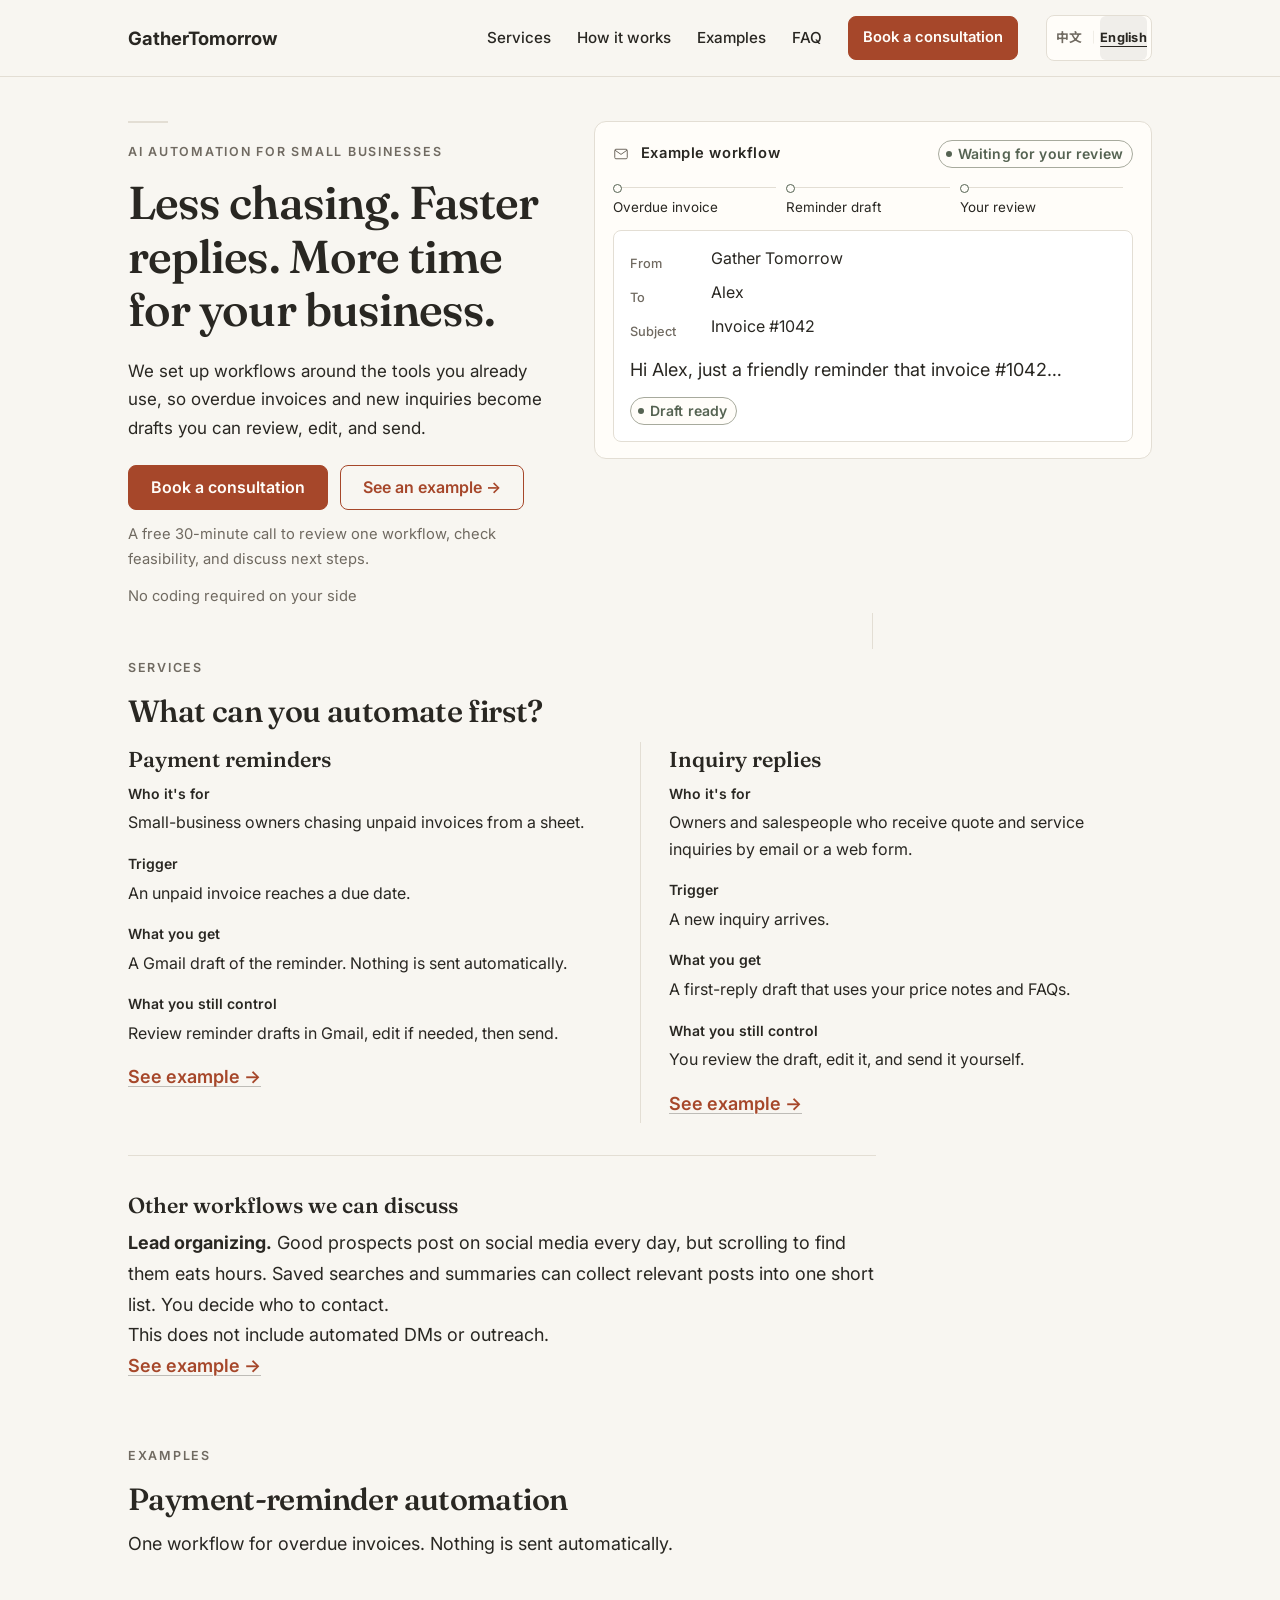
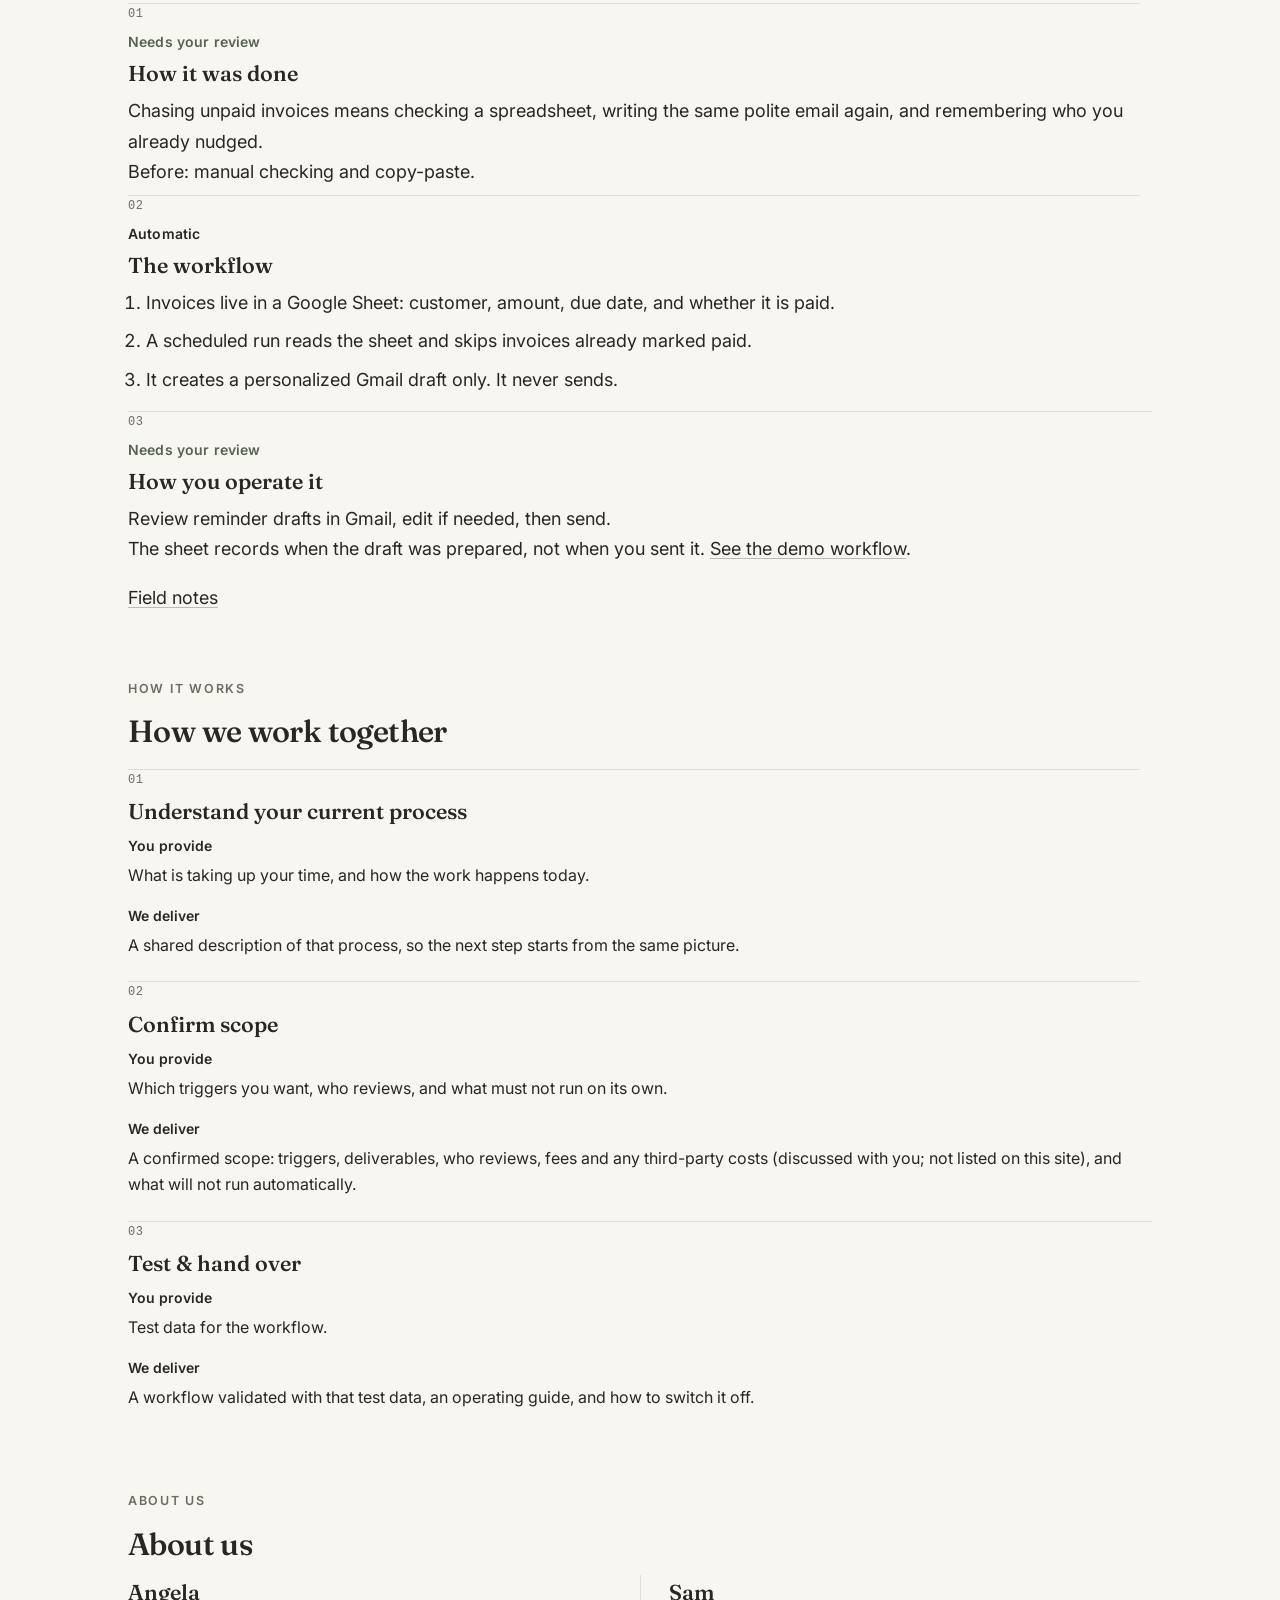
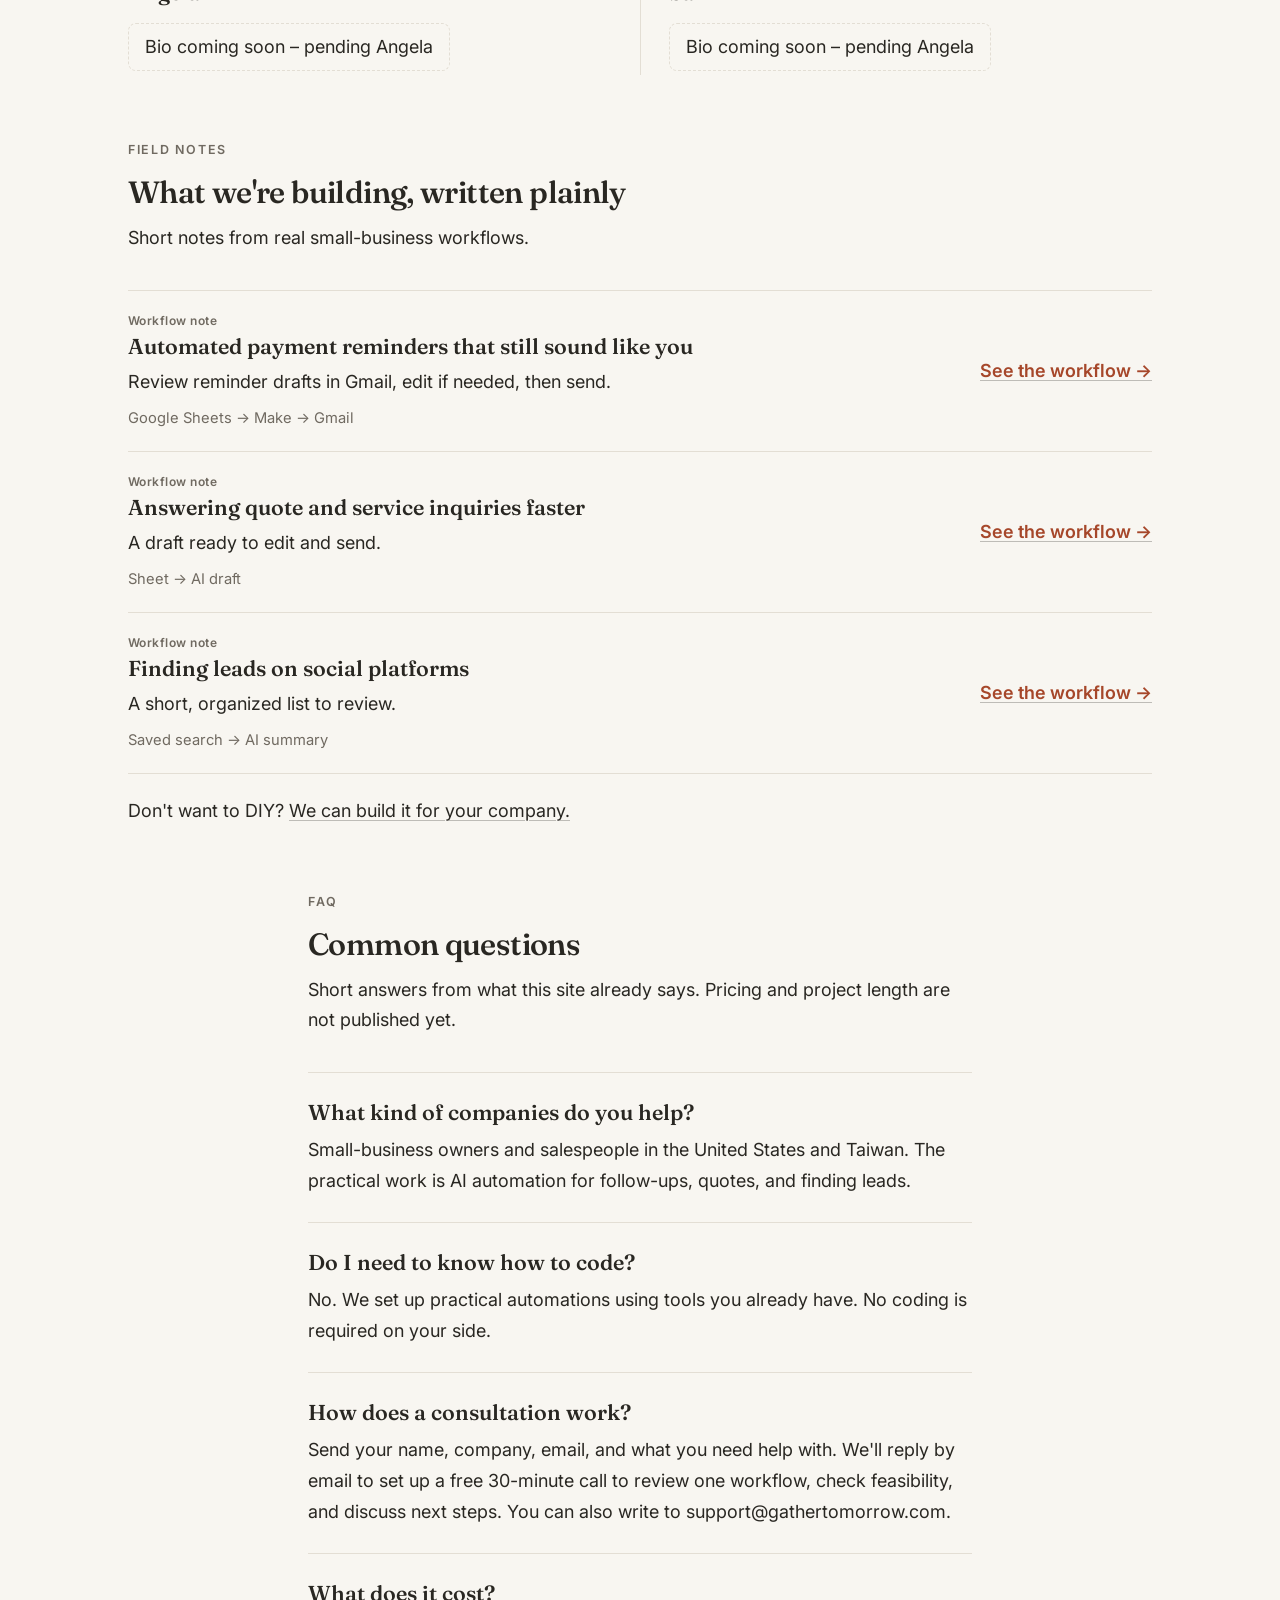
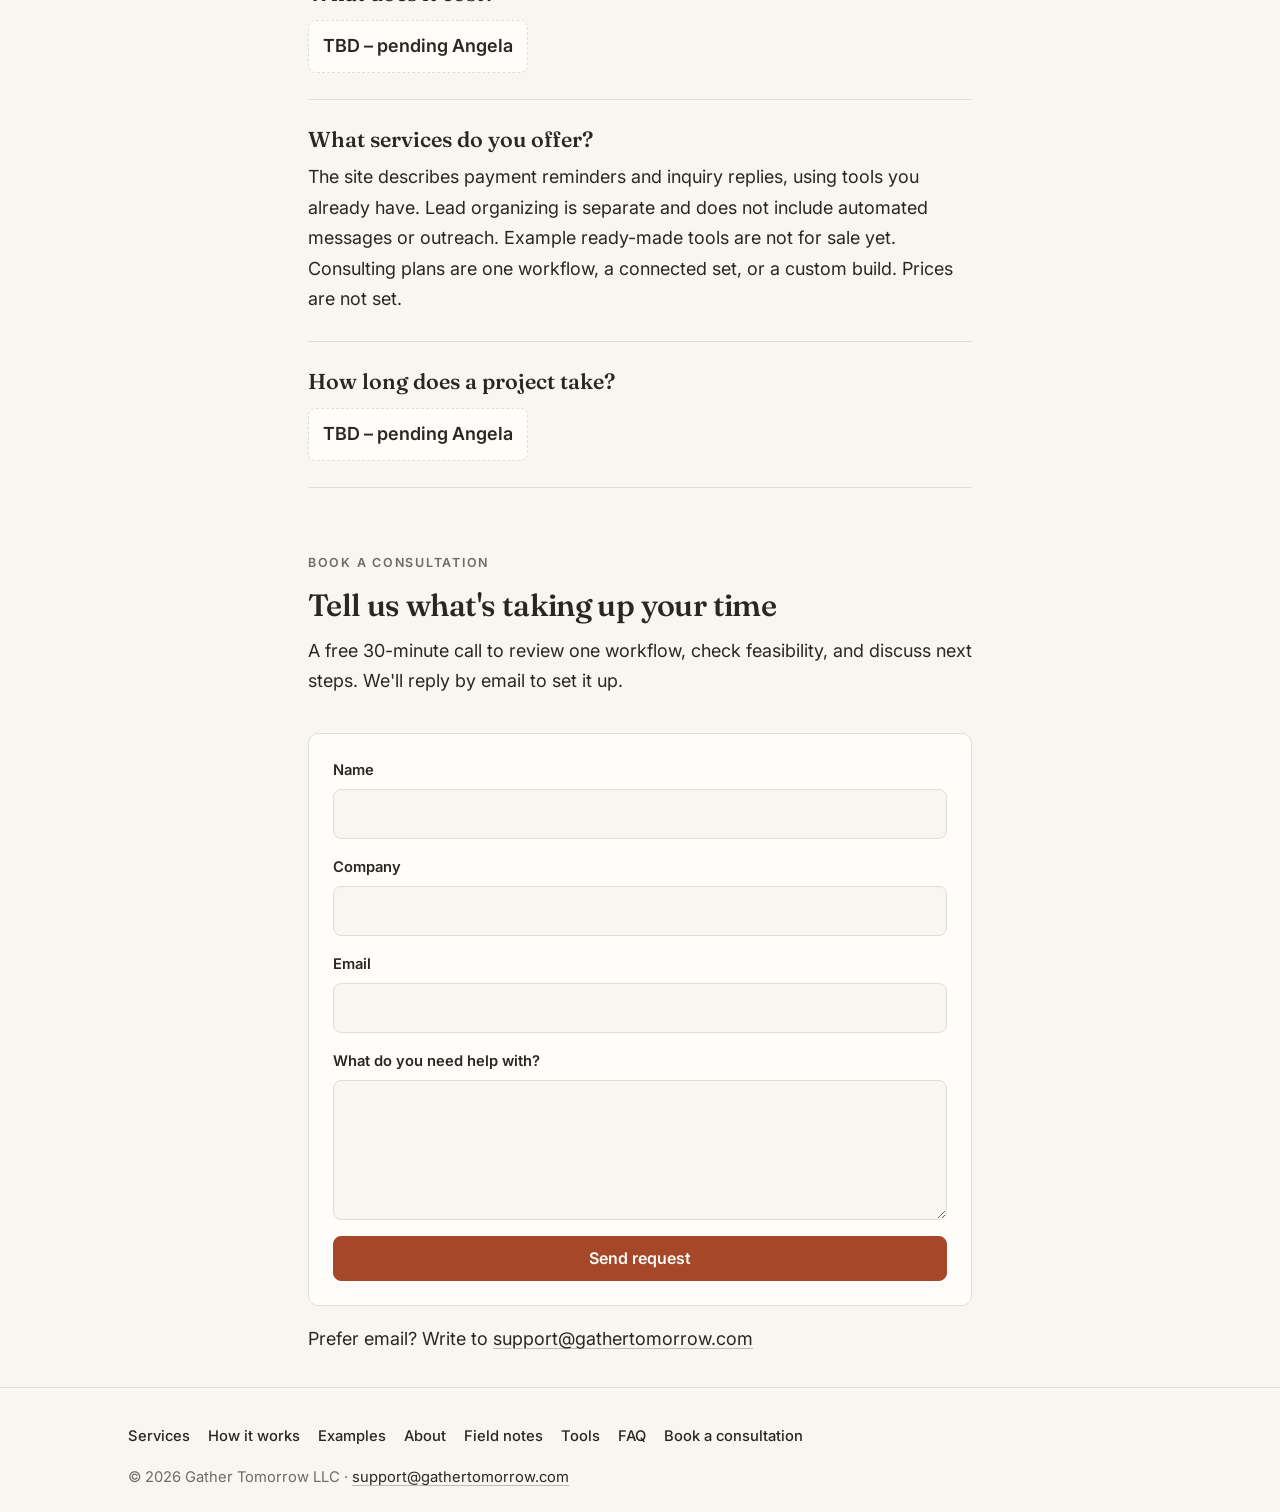
<file: index.html>
<!DOCTYPE html>
<!-- English home page. Traditional Chinese: /zh/. Language choice: assets/lang.js -->
<html lang="en">
<head>
<meta charset="UTF-8">
<meta name="viewport" content="width=device-width, initial-scale=1, viewport-fit=cover">
<meta name="theme-color" content="#F3EEE6">
<script src="assets/lang.js"></script>
<title>Gather Tomorrow LLC — Practical AI Automation for Small Businesses</title>
<meta name="description" content="We set up workflows around the tools you already use, so overdue invoices and new inquiries become drafts you can review, edit, and send.">
<link rel="canonical" href="https://kuankuan0126-stack.github.io/gathertomorrow-site/">
<link rel="alternate" hreflang="en" href="https://kuankuan0126-stack.github.io/gathertomorrow-site/">
<link rel="alternate" hreflang="zh-Hant" href="https://kuankuan0126-stack.github.io/gathertomorrow-site/zh/">
<link rel="alternate" hreflang="x-default" href="https://kuankuan0126-stack.github.io/gathertomorrow-site/">
<meta property="og:type" content="website">
<meta property="og:site_name" content="Gather Tomorrow LLC">
<meta property="og:title" content="Gather Tomorrow LLC — Practical AI Automation for Small Businesses">
<meta property="og:description" content="We set up workflows around the tools you already use, so overdue invoices and new inquiries become drafts you can review, edit, and send.">
<meta property="og:url" content="https://kuankuan0126-stack.github.io/gathertomorrow-site/">
<meta property="og:locale" content="en_US">
<meta property="og:locale:alternate" content="zh_TW">
<meta name="twitter:card" content="summary">
<script type="application/ld+json">
{
  "@context": "https://schema.org",
  "@graph": [
    {
      "@type": ["Organization", "ProfessionalService"],
      "@id": "https://kuankuan0126-stack.github.io/gathertomorrow-site/#organization",
      "name": "Gather Tomorrow LLC",
      "alternateName": "Gather Tomorrow",
      "url": "https://kuankuan0126-stack.github.io/gathertomorrow-site/",
      "email": "support@gathertomorrow.com",
      "description": "AI automation consulting for small businesses in the United States and Taiwan.",
      "areaServed": [{"@type": "Country", "name": "United States"}, {"@type": "Country", "name": "Taiwan"}],
      "knowsAbout": ["AI automation", "Small business automation", "Sales follow-up automation"],
      "founder": [{"@type": "Person", "name": "Angela"}, {"@type": "Person", "name": "Sam"}],
      "contactPoint": {"@type": "ContactPoint", "contactType": "customer support", "email": "support@gathertomorrow.com", "availableLanguage": ["English", "zh-Hant"]}
    },
    {
      "@type": "WebSite",
      "@id": "https://kuankuan0126-stack.github.io/gathertomorrow-site/#website",
      "url": "https://kuankuan0126-stack.github.io/gathertomorrow-site/",
      "name": "Gather Tomorrow LLC",
      "inLanguage": ["en", "zh-Hant"],
      "publisher": {"@id": "https://kuankuan0126-stack.github.io/gathertomorrow-site/#organization"}
    },
    {
      "@type": "WebPage",
      "@id": "https://kuankuan0126-stack.github.io/gathertomorrow-site/#webpage",
      "url": "https://kuankuan0126-stack.github.io/gathertomorrow-site/",
      "name": "Gather Tomorrow LLC — Practical AI Automation for Small Businesses",
      "description": "We set up workflows around the tools you already use, so overdue invoices and new inquiries become drafts you can review, edit, and send.",
      "inLanguage": "en",
      "isPartOf": {"@id": "https://kuankuan0126-stack.github.io/gathertomorrow-site/#website"},
      "about": {"@id": "https://kuankuan0126-stack.github.io/gathertomorrow-site/#organization"}
    },
    {
      "@type": "FAQPage",
      "@id": "https://kuankuan0126-stack.github.io/gathertomorrow-site/#faq",
      "url": "https://kuankuan0126-stack.github.io/gathertomorrow-site/#faq",
      "inLanguage": "en",
      "isPartOf": {"@id": "https://kuankuan0126-stack.github.io/gathertomorrow-site/#webpage"},
      "mainEntity": [
        {
          "@type": "Question",
          "name": "What kind of companies do you help?",
          "acceptedAnswer": {
            "@type": "Answer",
            "text": "Small-business owners and salespeople in the United States and Taiwan. The practical work is AI automation for follow-ups, quotes, and finding leads."
          }
        },
        {
          "@type": "Question",
          "name": "Do I need to know how to code?",
          "acceptedAnswer": {
            "@type": "Answer",
            "text": "No. We set up practical automations using tools you already have. No coding is required on your side."
          }
        },
        {
          "@type": "Question",
          "name": "How does a consultation work?",
          "acceptedAnswer": {
            "@type": "Answer",
            "text": "Send your name, company, email, and what you need help with. We'll reply by email to set up a free 30-minute call to review one workflow, check feasibility, and discuss next steps. You can also write to support@gathertomorrow.com."
          }
        },
        {
          "@type": "Question",
          "name": "What services do you offer?",
          "acceptedAnswer": {
            "@type": "Answer",
            "text": "The site describes payment reminders and inquiry replies, using tools you already have. Lead organizing is separate and does not include automated messages or outreach. Example ready-made tools are not for sale yet. Consulting plans are one workflow, a connected set, or a custom build. Prices are not set."
          }
        }
      ]
    }
  ]
}
</script>
<link rel="preconnect" href="https://fonts.googleapis.com">
<link rel="preconnect" href="https://fonts.gstatic.com" crossorigin>
<link rel="stylesheet" href="https://fonts.googleapis.com/css2?family=Fraunces:opsz,wght@9..144,500;9..144,600&family=Inter:wght@400;500;600;700&family=Noto+Sans+TC:wght@400;500;600;700&family=Noto+Serif+TC:wght@500;600;700&display=swap">
<link rel="stylesheet" href="assets/style.css">
</head>
<body>
<a class="skip" href="#top">Skip to content</a>
<header class="nav">
  <div class="wrap nav-row">
    <a class="logo" href="#top">Gather<span>Tomorrow</span></a>
    <nav class="nav-panel" id="site-nav" aria-label="Primary">
      <a href="#services">Services</a>
      <a href="#how">How it works</a>
      <a href="#examples">Examples</a>
      <a href="#faq">FAQ</a>
      <a href="#book" class="btn btn-sm">Book a consultation</a>
    </nav>
    <div class="nav-tools">
      <div class="lang-toggle" role="group" aria-label="Language">
        <a class="lang-link" href="zh/index.html" lang="zh-Hant" hreflang="zh-Hant" data-set-lang="zh" aria-label="繁體中文">中文</a><span aria-hidden="true">｜</span><a class="lang-link" href="index.html" lang="en" hreflang="en" data-set-lang="en" aria-current="true" aria-label="English">English</a>
      </div>
      <label class="nav-toggle">
        <span class="visually-hidden">Menu</span>
        <input class="nav-check" type="checkbox" aria-controls="site-nav" aria-expanded="false">
        <span class="nav-burger" aria-hidden="true"><span></span><span></span><span></span></span>
      </label>
    </div>
  </div>
</header>

<main id="top">
<section class="hero">
  <div class="wrap hero-layout">
    <div class="hero-copy">
      <span class="mark" aria-hidden="true"></span>
      <p class="eyebrow">AI automation for small businesses</p>
      <h1>Less chasing. Faster replies. More time for your business.</h1>
      <p class="page-summary">We set up workflows around the tools you already use, so overdue invoices and new inquiries become drafts you can review, edit, and send.</p>
      <div class="cta-row">
        <a href="#book" class="btn">Book a consultation</a>
        <a href="#examples" class="btn btn-ghost">See an example →</a>
      </div>
      <p class="fine">A free 30-minute call to review one workflow, check feasibility, and discuss next steps.</p>
      <p class="fine">No coding required on your side</p>
    </div>
    <aside class="demo-card" aria-label="Fictional example workflow">
      <div class="demo-top">
        <p class="demo-label">
          <svg class="ico" viewBox="0 0 16 16" width="16" height="16" aria-hidden="true" focusable="false"><rect x="1.75" y="3.25" width="12.5" height="9.5" rx="1.2" fill="none" stroke="currentColor" stroke-width="1"/><path d="M2 4.2 8 8.4 14 4.2" fill="none" stroke="currentColor" stroke-width="1"/></svg>
          Example workflow
        </p>
        <p class="status">Waiting for your review</p>
      </div>
      <ol class="mini-rail">
        <li>Overdue invoice</li>
        <li>Reminder draft</li>
        <li>Your review</li>
      </ol>
      <div class="draft">
        <dl class="mail">
          <div><dt>From</dt><dd>Gather Tomorrow</dd></div>
          <div><dt>To</dt><dd>Alex</dd></div>
          <div><dt>Subject</dt><dd>Invoice #1042</dd></div>
        </dl>
        <p>Hi Alex, just a friendly reminder that invoice #1042…</p>
        <p class="status">Draft ready</p>
      </div>
    </aside>
  </div>
  <div class="wrap connector" aria-hidden="true"><span></span></div>
</section>

<section id="services" class="section">
  <div class="wrap">
    <p class="eyebrow">Services</p>
    <h2>What can you automate first?</h2>
    <div class="rules rules-2">
      <article>
        <h3>Payment reminders</h3>
        <dl class="svc">
          <dt>Who it's for</dt>
          <dd>Small-business owners chasing unpaid invoices from a sheet.</dd>
          <dt>Trigger</dt>
          <dd>An unpaid invoice reaches a due date.</dd>
          <dt>What you get</dt>
          <dd>A Gmail draft of the reminder. Nothing is sent automatically.</dd>
          <dt>What you still control</dt>
          <dd>Review reminder drafts in Gmail, edit if needed, then send.</dd>
        </dl>
        <a class="more" href="notes/payment-reminders/index.html">See example →</a>
      </article>
      <article>
        <h3>Inquiry replies</h3>
        <dl class="svc">
          <dt>Who it's for</dt>
          <dd>Owners and salespeople who receive quote and service inquiries by email or a web form.</dd>
          <dt>Trigger</dt>
          <dd>A new inquiry arrives.</dd>
          <dt>What you get</dt>
          <dd>A first-reply draft that uses your price notes and FAQs.</dd>
          <dt>What you still control</dt>
          <dd>You review the draft, edit it, and send it yourself.</dd>
        </dl>
        <a class="more" href="notes/inquiry-replies/index.html">See example →</a>
      </article>
    </div>
    <aside class="other">
      <h3>Other workflows we can discuss</h3>
      <p><strong>Lead organizing.</strong> Good prospects post on social media every day, but scrolling to find them eats hours. Saved searches and summaries can collect relevant posts into one short list. You decide who to contact.</p>
      <p>This does not include automated DMs or outreach.</p>
      <a class="more" href="notes/lead-organizing/index.html">See example →</a>
    </aside>
  </div>
</section>

<section id="examples" class="section alt">
  <div class="wrap">
    <p class="eyebrow">Examples</p>
    <h2>Payment-reminder automation</h2>
    <p class="sub">One workflow for overdue invoices. Nothing is sent automatically.</p>
    <ol class="rail">
      <li>
        <span class="rail-n">01</span>
        <div>
          <p class="step-tag step-you">Needs your review</p>
          <h3>How it was done</h3>
          <p>Chasing unpaid invoices means checking a spreadsheet, writing the same polite email again, and remembering who you already nudged.</p>
          <p>Before: manual checking and copy-paste.</p>
        </div>
      </li>
      <li>
        <span class="rail-n">02</span>
        <div>
          <p class="step-tag step-auto">Automatic</p>
          <h3>The workflow</h3>
          <ol>
            <li>Invoices live in a Google Sheet: customer, amount, due date, and whether it is paid.</li>
            <li>A scheduled run reads the sheet and skips invoices already marked paid.</li>
            <li>It creates a personalized Gmail draft only. It never sends.</li>
          </ol>
        </div>
      </li>
      <li>
        <span class="rail-n">03</span>
        <div>
          <p class="step-tag step-you">Needs your review</p>
          <h3>How you operate it</h3>
          <p>Review reminder drafts in Gmail, edit if needed, then send.</p>
          <p>The sheet records when the draft was prepared, not when you sent it. <a href="notes/payment-reminders/index.html">See the demo workflow</a>.</p>
        </div>
      </li>
    </ol>
    <p class="fallback"><a href="#notes">Field notes</a></p>
  </div>
</section>

<section id="how" class="section">
  <div class="wrap">
    <p class="eyebrow">How it works</p>
    <h2>How we work together</h2>
    <ol class="rail">
      <li>
        <span class="rail-n">01</span>
        <div>
          <h3>Understand your current process</h3>
          <dl class="svc">
            <dt>You provide</dt>
            <dd>What is taking up your time, and how the work happens today.</dd>
            <dt>We deliver</dt>
            <dd>A shared description of that process, so the next step starts from the same picture.</dd>
          </dl>
        </div>
      </li>
      <li>
        <span class="rail-n">02</span>
        <div>
          <h3>Confirm scope</h3>
          <dl class="svc">
            <dt>You provide</dt>
            <dd>Which triggers you want, who reviews, and what must not run on its own.</dd>
            <dt>We deliver</dt>
            <dd>A confirmed scope: triggers, deliverables, who reviews, fees and any third-party costs (discussed with you; not listed on this site), and what will not run automatically.</dd>
          </dl>
        </div>
      </li>
      <li>
        <span class="rail-n">03</span>
        <div>
          <h3>Test &amp; hand over</h3>
          <dl class="svc">
            <dt>You provide</dt>
            <dd>Test data for the workflow.</dd>
            <dt>We deliver</dt>
            <dd>A workflow validated with that test data, an operating guide, and how to switch it off.</dd>
          </dl>
        </div>
      </li>
    </ol>
  </div>
</section>

<section id="about" class="section">
  <div class="wrap">
    <p class="eyebrow">About us</p>
    <h2>About us</h2>
    <div class="rules rules-2">
      <article>
        <h3>Angela</h3>
        <p class="pending-bio">Bio coming soon – pending Angela</p>
      </article>
      <article>
        <h3>Sam</h3>
        <p class="pending-bio">Bio coming soon – pending Angela</p>
      </article>
    </div>
  </div>
</section>

<section id="notes" class="section alt">
  <div class="wrap">
    <p class="eyebrow">Field notes</p>
    <h2>What we're building, written plainly</h2>
    <p class="sub">Short notes from real small-business workflows.</p>
    <div class="note-list">
      <article>
        <div>
          <p class="tag">Workflow note</p>
          <h3>Automated payment reminders that still sound like you</h3>
          <p class="result">Review reminder drafts in Gmail, edit if needed, then send.</p>
          <p class="chain">Google Sheets → Make → Gmail</p>
        </div>
        <a class="more" href="notes/payment-reminders/index.html">See the workflow →</a>
      </article>
      <article>
        <div>
          <p class="tag">Workflow note</p>
          <h3>Answering quote and service inquiries faster</h3>
          <p class="result">A draft ready to edit and send.</p>
          <p class="chain">Sheet → AI draft</p>
        </div>
        <a class="more" href="notes/inquiry-replies/index.html">See the workflow →</a>
      </article>
      <article>
        <div>
          <p class="tag">Workflow note</p>
          <h3>Finding leads on social platforms</h3>
          <p class="result">A short, organized list to review.</p>
          <p class="chain">Saved search → AI summary</p>
        </div>
        <a class="more" href="notes/lead-organizing/index.html">See the workflow →</a>
      </article>
    </div>
    <p class="section-cta">Don't want to DIY? <a href="#book">We can build it for your company.</a></p>
  </div>
</section>

<!-- FAQPage JSON-LD lists only questions with published answers.
     Pricing and project length are visible placeholders and are left out of the schema. -->
<section id="faq" class="section">
  <div class="wrap narrow">
    <p class="eyebrow">FAQ</p>
    <h2>Common questions</h2>
    <p class="sub">Short answers from what this site already says. Pricing and project length are not published yet.</p>
    <div class="faq-list">
      <article class="faq-item">
        <h3>What kind of companies do you help?</h3>
        <p>Small-business owners and salespeople in the United States and Taiwan. The practical work is AI automation for follow-ups, quotes, and finding leads.</p>
      </article>
      <article class="faq-item">
        <h3>Do I need to know how to code?</h3>
        <p>No. We set up practical automations using tools you already have. No coding is required on your side.</p>
      </article>
      <article class="faq-item">
        <h3>How does a consultation work?</h3>
        <p>Send your name, company, email, and what you need help with. We'll reply by email to set up a free 30-minute call to review one workflow, check feasibility, and discuss next steps. You can also write to support@gathertomorrow.com.</p>
      </article>
      <article class="faq-item">
        <h3>What does it cost?</h3>
        <p class="faq-pending">TBD – pending Angela</p>
      </article>
      <article class="faq-item">
        <h3>What services do you offer?</h3>
        <p>The site describes payment reminders and inquiry replies, using tools you already have. Lead organizing is separate and does not include automated messages or outreach. Example ready-made tools are not for sale yet. Consulting plans are one workflow, a connected set, or a custom build. Prices are not set.</p>
      </article>
      <article class="faq-item">
        <h3>How long does a project take?</h3>
        <p class="faq-pending">TBD – pending Angela</p>
      </article>
    </div>
  </div>
</section>

<section id="book" class="section alt">
  <div class="wrap narrow">
    <p class="eyebrow">Book a consultation</p>
    <h2>Tell us what's taking up your time</h2>
    <p class="sub">A free 30-minute call to review one workflow, check feasibility, and discuss next steps. We'll reply by email to set it up.</p>

    <!-- ============================================================
         TALLY FORM EMBED GOES HERE
         When the Tally form is ready (fields: Name, Company, Email,
         What do you need help with), replace the whole <form> below
         with Tally's embed code, e.g.:
         <iframe data-tally-src="https://tally.so/embed/YOUR_FORM_ID?hideTitle=1"
                 width="100%" height="500" frameborder="0" title="Book a consultation"></iframe>
         <script async src="https://tally.so/widgets/embed.js"></script>
         ============================================================ -->
    <form class="form" action="mailto:support@gathertomorrow.com" method="post" enctype="text/plain">
      <label>Name<input name="name" autocomplete="name" required></label>
      <label>Company<input name="company" autocomplete="organization"></label>
      <label>Email<input type="email" name="email" autocomplete="email" required></label>
      <label>What do you need help with?<textarea name="message" rows="4"></textarea></label>
      <button class="btn" type="submit">Send request</button>
    </form>
    <p class="fallback">Prefer email? Write to <a href="mailto:support@gathertomorrow.com">support@gathertomorrow.com</a></p>
  </div>
</section>
</main>

<footer class="footer">
  <div class="wrap footer-inner">
    <nav aria-label="Footer">
      <a href="#services">Services</a>
      <a href="#how">How it works</a>
      <a href="#examples">Examples</a>
      <a href="#about">About</a>
      <a href="#notes">Field notes</a>
      <a href="tools/index.html">Tools</a>
      <a href="#faq">FAQ</a>
      <a href="#book">Book a consultation</a>
    </nav>
    <p>© 2026 Gather Tomorrow LLC · <a href="mailto:support@gathertomorrow.com">support@gathertomorrow.com</a></p>
  </div>
</footer>
<script src="assets/nav.js"></script>
</body>
</html>
</file>
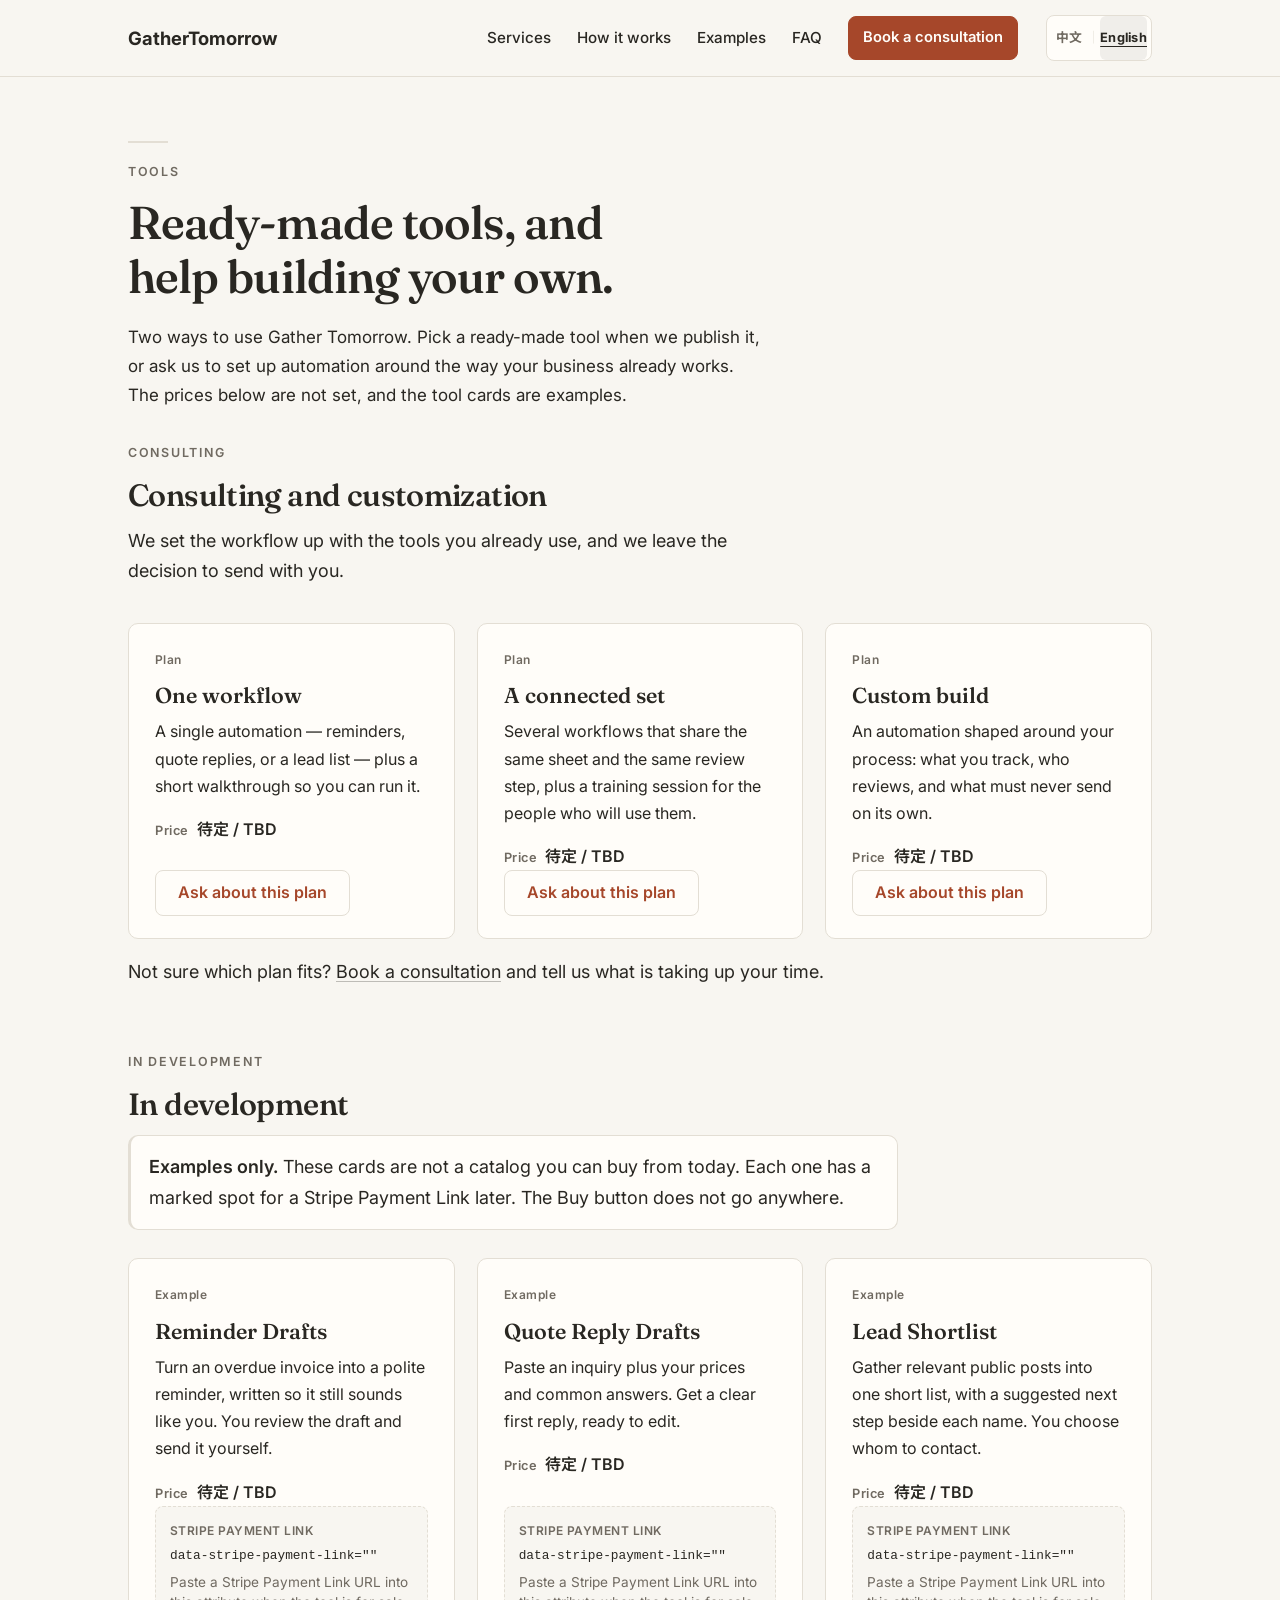
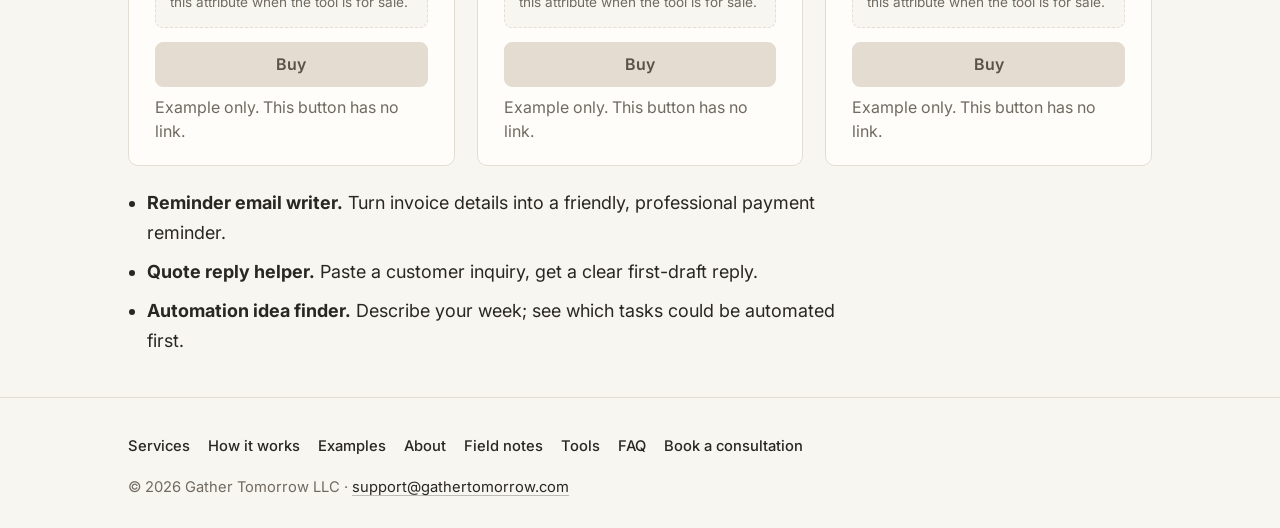
<file: tools/index.html>
<!DOCTYPE html>
<!-- English tools page. Traditional Chinese: /zh/tools/ -->
<html lang="en">
<head>
<meta charset="UTF-8">
<meta name="viewport" content="width=device-width, initial-scale=1, viewport-fit=cover">
<meta name="theme-color" content="#F3EEE6">
<script src="../assets/lang.js"></script>
<title>Tools — Gather Tomorrow LLC</title>
<meta name="description" content="Example ready-made AI tools and consulting plans from Gather Tomorrow. Nothing is for sale yet; prices are still TBD.">
<link rel="canonical" href="https://kuankuan0126-stack.github.io/gathertomorrow-site/tools/">
<link rel="alternate" hreflang="en" href="https://kuankuan0126-stack.github.io/gathertomorrow-site/tools/">
<link rel="alternate" hreflang="zh-Hant" href="https://kuankuan0126-stack.github.io/gathertomorrow-site/zh/tools/">
<link rel="alternate" hreflang="x-default" href="https://kuankuan0126-stack.github.io/gathertomorrow-site/tools/">
<meta property="og:type" content="website">
<meta property="og:site_name" content="Gather Tomorrow LLC">
<meta property="og:title" content="Tools — Gather Tomorrow LLC">
<meta property="og:description" content="Example ready-made AI tools and consulting plans from Gather Tomorrow. Nothing is for sale yet; prices are still TBD.">
<meta property="og:url" content="https://kuankuan0126-stack.github.io/gathertomorrow-site/tools/">
<meta property="og:locale" content="en_US">
<meta property="og:locale:alternate" content="zh_TW">
<meta name="twitter:card" content="summary">
<script type="application/ld+json">
{
  "@context": "https://schema.org",
  "@graph": [
    {
      "@type": "WebPage",
      "@id": "https://kuankuan0126-stack.github.io/gathertomorrow-site/tools/#webpage",
      "url": "https://kuankuan0126-stack.github.io/gathertomorrow-site/tools/",
      "name": "Tools — Gather Tomorrow LLC",
      "description": "Example ready-made AI tools and consulting plans from Gather Tomorrow. Nothing is for sale yet; prices are still TBD.",
      "inLanguage": "en",
      "isPartOf": {"@id": "https://kuankuan0126-stack.github.io/gathertomorrow-site/#website"},
      "about": {"@id": "https://kuankuan0126-stack.github.io/gathertomorrow-site/#organization"}
    }
  ]
}
</script>
<link rel="preconnect" href="https://fonts.googleapis.com">
<link rel="preconnect" href="https://fonts.gstatic.com" crossorigin>
<link rel="stylesheet" href="https://fonts.googleapis.com/css2?family=Fraunces:opsz,wght@9..144,500;9..144,600&family=Inter:wght@400;500;600;700&family=Noto+Sans+TC:wght@400;500;600;700&family=Noto+Serif+TC:wght@500;600;700&display=swap">
<link rel="stylesheet" href="../assets/style.css">
</head>
<body>
<a class="skip" href="#top">Skip to content</a>
<header class="nav">
  <div class="wrap nav-row">
    <a class="logo" href="../index.html">Gather<span>Tomorrow</span></a>
    <nav class="nav-panel" id="site-nav" aria-label="Primary">
      <a href="../index.html#services">Services</a>
      <a href="../index.html#how">How it works</a>
      <a href="../index.html#examples">Examples</a>
      <a href="../index.html#faq">FAQ</a>
      <a href="../index.html#book" class="btn btn-sm">Book a consultation</a>
    </nav>
    <div class="nav-tools">
      <div class="lang-toggle" role="group" aria-label="Language">
        <a class="lang-link" href="../zh/tools/index.html" lang="zh-Hant" hreflang="zh-Hant" data-set-lang="zh" aria-label="繁體中文">中文</a><span aria-hidden="true">｜</span><a class="lang-link" href="index.html" lang="en" hreflang="en" data-set-lang="en" aria-current="true" aria-label="English">English</a>
      </div>
      <label class="nav-toggle">
        <span class="visually-hidden">Menu</span>
        <input class="nav-check" type="checkbox" aria-controls="site-nav" aria-expanded="false">
        <span class="nav-burger" aria-hidden="true"><span></span><span></span><span></span></span>
      </label>
    </div>
  </div>
</header>

<main id="top">
<section class="hero hero-compact">
  <div class="wrap">
    <span class="mark" aria-hidden="true"></span>
    <p class="eyebrow">Tools</p>
    <h1>Ready-made tools, and help building your own.</h1>
    <p class="page-summary">Two ways to use Gather Tomorrow. Pick a ready-made tool when we publish it, or ask us to set up automation around the way your business already works. The prices below are not set, and the tool cards are examples.</p>
  </div>
</section>

<section id="consult" class="section">
  <div class="wrap">
    <p class="eyebrow">Consulting</p>
    <h2>Consulting and customization</h2>
    <p class="sub">We set the workflow up with the tools you already use, and we leave the decision to send with you.</p>
    <div class="grid3">
      <article class="card">
        <span class="tag">Plan</span>
        <h3>One workflow</h3>
        <p>A single automation — reminders, quote replies, or a lead list — plus a short walkthrough so you can run it.</p>
        <p class="price"><span class="price-label">Price</span>待定 / TBD</p>
        <a class="btn plan-link" href="../index.html#book">Ask about this plan</a>
      </article>
      <article class="card">
        <span class="tag">Plan</span>
        <h3>A connected set</h3>
        <p>Several workflows that share the same sheet and the same review step, plus a training session for the people who will use them.</p>
        <p class="price"><span class="price-label">Price</span>待定 / TBD</p>
        <a class="btn plan-link" href="../index.html#book">Ask about this plan</a>
      </article>
      <article class="card">
        <span class="tag">Plan</span>
        <h3>Custom build</h3>
        <p>An automation shaped around your process: what you track, who reviews, and what must never send on its own.</p>
        <p class="price"><span class="price-label">Price</span>待定 / TBD</p>
        <a class="btn plan-link" href="../index.html#book">Ask about this plan</a>
      </article>
    </div>
    <p class="fallback">Not sure which plan fits? <a href="../index.html#book">Book a consultation</a> and tell us what is taking up your time.</p>
  </div>
</section>

<section id="develop" class="section alt">
  <div class="wrap">
    <p class="eyebrow">In development</p>
    <h2>In development</h2>
    <p class="notice"><strong>Examples only.</strong> These cards are not a catalog you can buy from today. Each one has a marked spot for a Stripe Payment Link later. The Buy button does not go anywhere.</p>
    <div class="grid3">
      <article class="card tool-card">
        <span class="tag">Example</span>
        <h3>Reminder Drafts</h3>
        <p>Turn an overdue invoice into a polite reminder, written so it still sounds like you. You review the draft and send it yourself.</p>
        <p class="price"><span class="price-label">Price</span>待定 / TBD</p>
        <!-- STRIPE PAYMENT LINK: when this example becomes a real product, paste the Payment Link URL into data-stripe-payment-link. Leave it empty until then. Do not add an href to the Buy button. -->
        <div class="stripe-slot" data-stripe-payment-link="">
          <span class="slot-label">Stripe Payment Link</span>
          <code>data-stripe-payment-link=""</code>
          <span class="slot-help">Paste a Stripe Payment Link URL into this attribute when the tool is for sale.</span>
        </div>
        <button class="btn buy" type="button" disabled>Buy</button>
        <p class="buy-note">Example only. This button has no link.</p>
      </article>
      <article class="card tool-card">
        <span class="tag">Example</span>
        <h3>Quote Reply Drafts</h3>
        <p>Paste an inquiry plus your prices and common answers. Get a clear first reply, ready to edit.</p>
        <p class="price"><span class="price-label">Price</span>待定 / TBD</p>
        <!-- STRIPE PAYMENT LINK: paste the Payment Link URL into data-stripe-payment-link when this tool is for sale. -->
        <div class="stripe-slot" data-stripe-payment-link="">
          <span class="slot-label">Stripe Payment Link</span>
          <code>data-stripe-payment-link=""</code>
          <span class="slot-help">Paste a Stripe Payment Link URL into this attribute when the tool is for sale.</span>
        </div>
        <button class="btn buy" type="button" disabled>Buy</button>
        <p class="buy-note">Example only. This button has no link.</p>
      </article>
      <article class="card tool-card">
        <span class="tag">Example</span>
        <h3>Lead Shortlist</h3>
        <p>Gather relevant public posts into one short list, with a suggested next step beside each name. You choose whom to contact.</p>
        <p class="price"><span class="price-label">Price</span>待定 / TBD</p>
        <!-- STRIPE PAYMENT LINK: paste the Payment Link URL into data-stripe-payment-link when this tool is for sale. -->
        <div class="stripe-slot" data-stripe-payment-link="">
          <span class="slot-label">Stripe Payment Link</span>
          <code>data-stripe-payment-link=""</code>
          <span class="slot-help">Paste a Stripe Payment Link URL into this attribute when the tool is for sale.</span>
        </div>
        <button class="btn buy" type="button" disabled>Buy</button>
        <p class="buy-note">Example only. This button has no link.</p>
      </article>
    </div>
    <ul class="sketch">
      <li><strong>Reminder email writer.</strong> Turn invoice details into a friendly, professional payment reminder.</li>
      <li><strong>Quote reply helper.</strong> Paste a customer inquiry, get a clear first-draft reply.</li>
      <li><strong>Automation idea finder.</strong> Describe your week; see which tasks could be automated first.</li>
    </ul>
  </div>
</section>
</main>

<footer class="footer">
  <div class="wrap footer-inner">
    <nav aria-label="Footer">
      <a href="../index.html#services">Services</a>
      <a href="../index.html#how">How it works</a>
      <a href="../index.html#examples">Examples</a>
      <a href="../index.html#about">About</a>
      <a href="../index.html#notes">Field notes</a>
      <a href="index.html">Tools</a>
      <a href="../index.html#faq">FAQ</a>
      <a href="../index.html#book">Book a consultation</a>
    </nav>
    <p>© 2026 Gather Tomorrow LLC · <a href="mailto:support@gathertomorrow.com">support@gathertomorrow.com</a></p>
  </div>
</footer>
<script src="../assets/nav.js"></script>
</body>
</html>
</file>
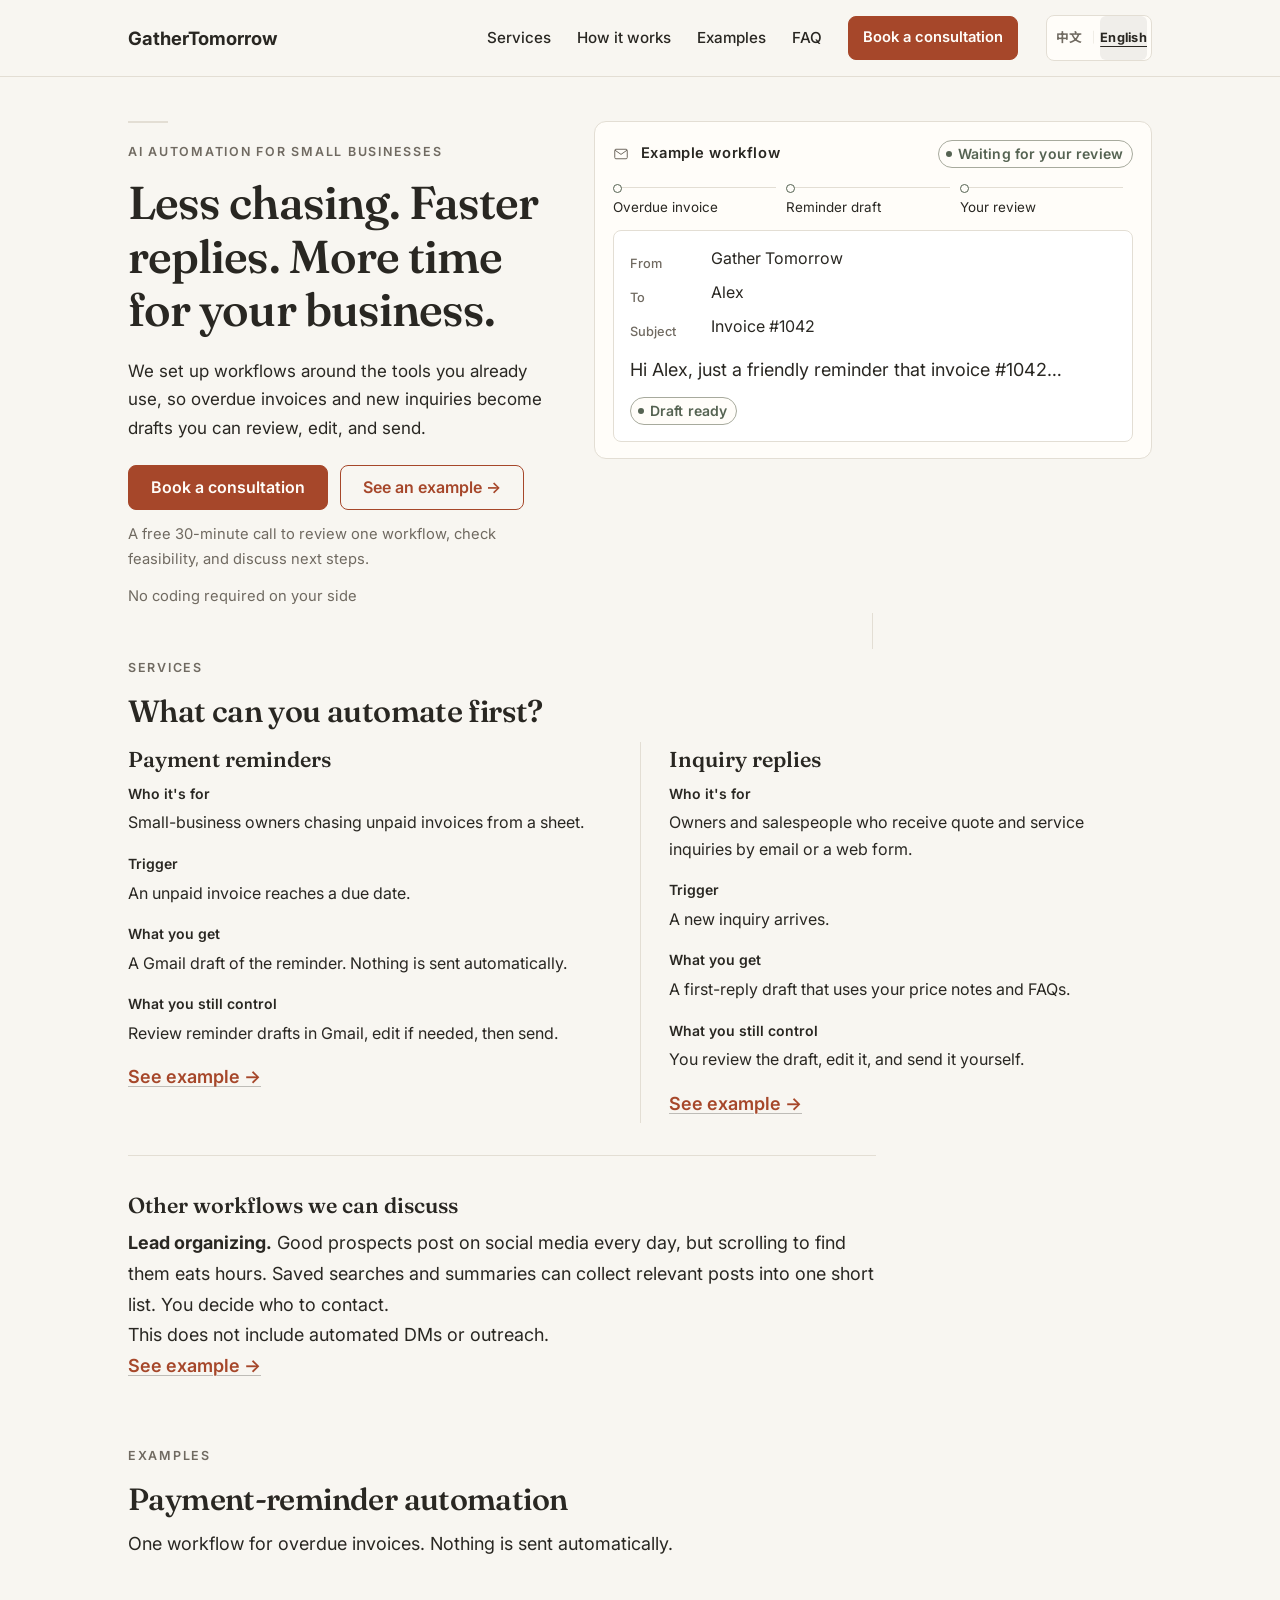
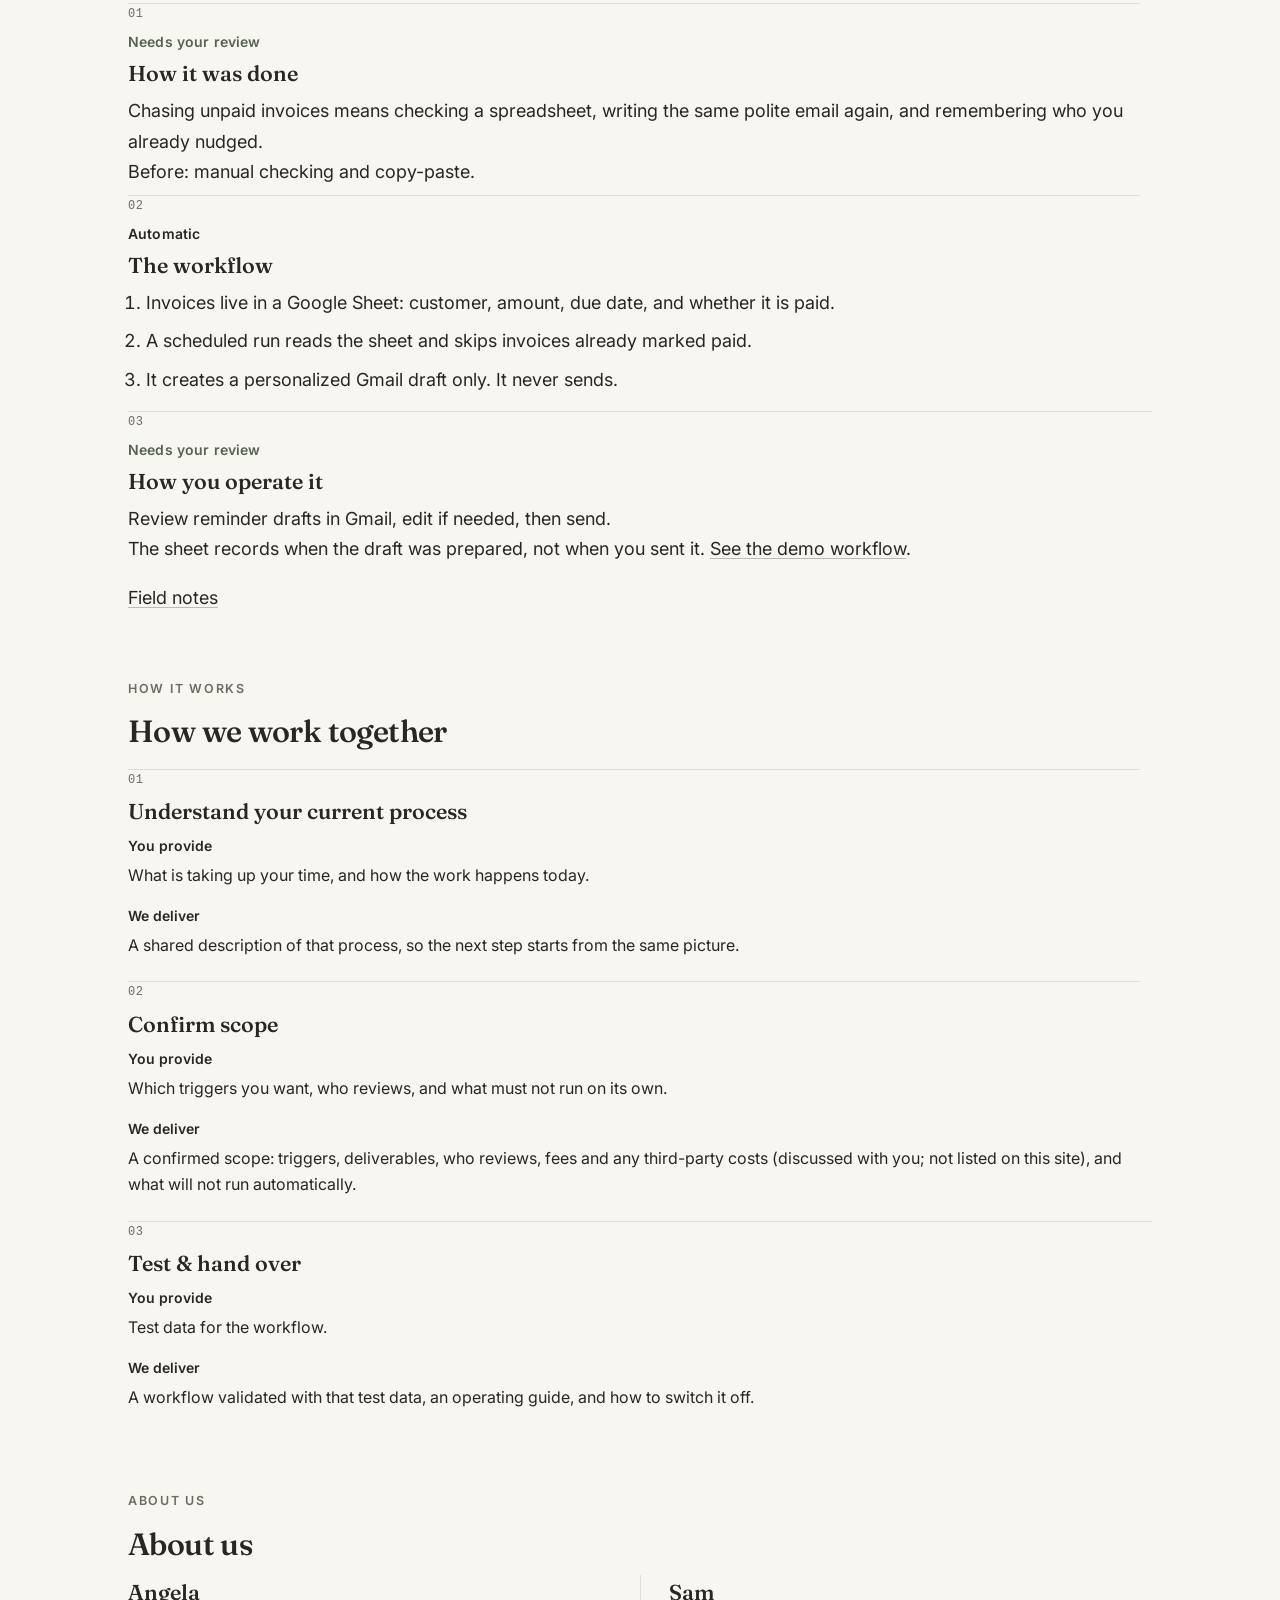
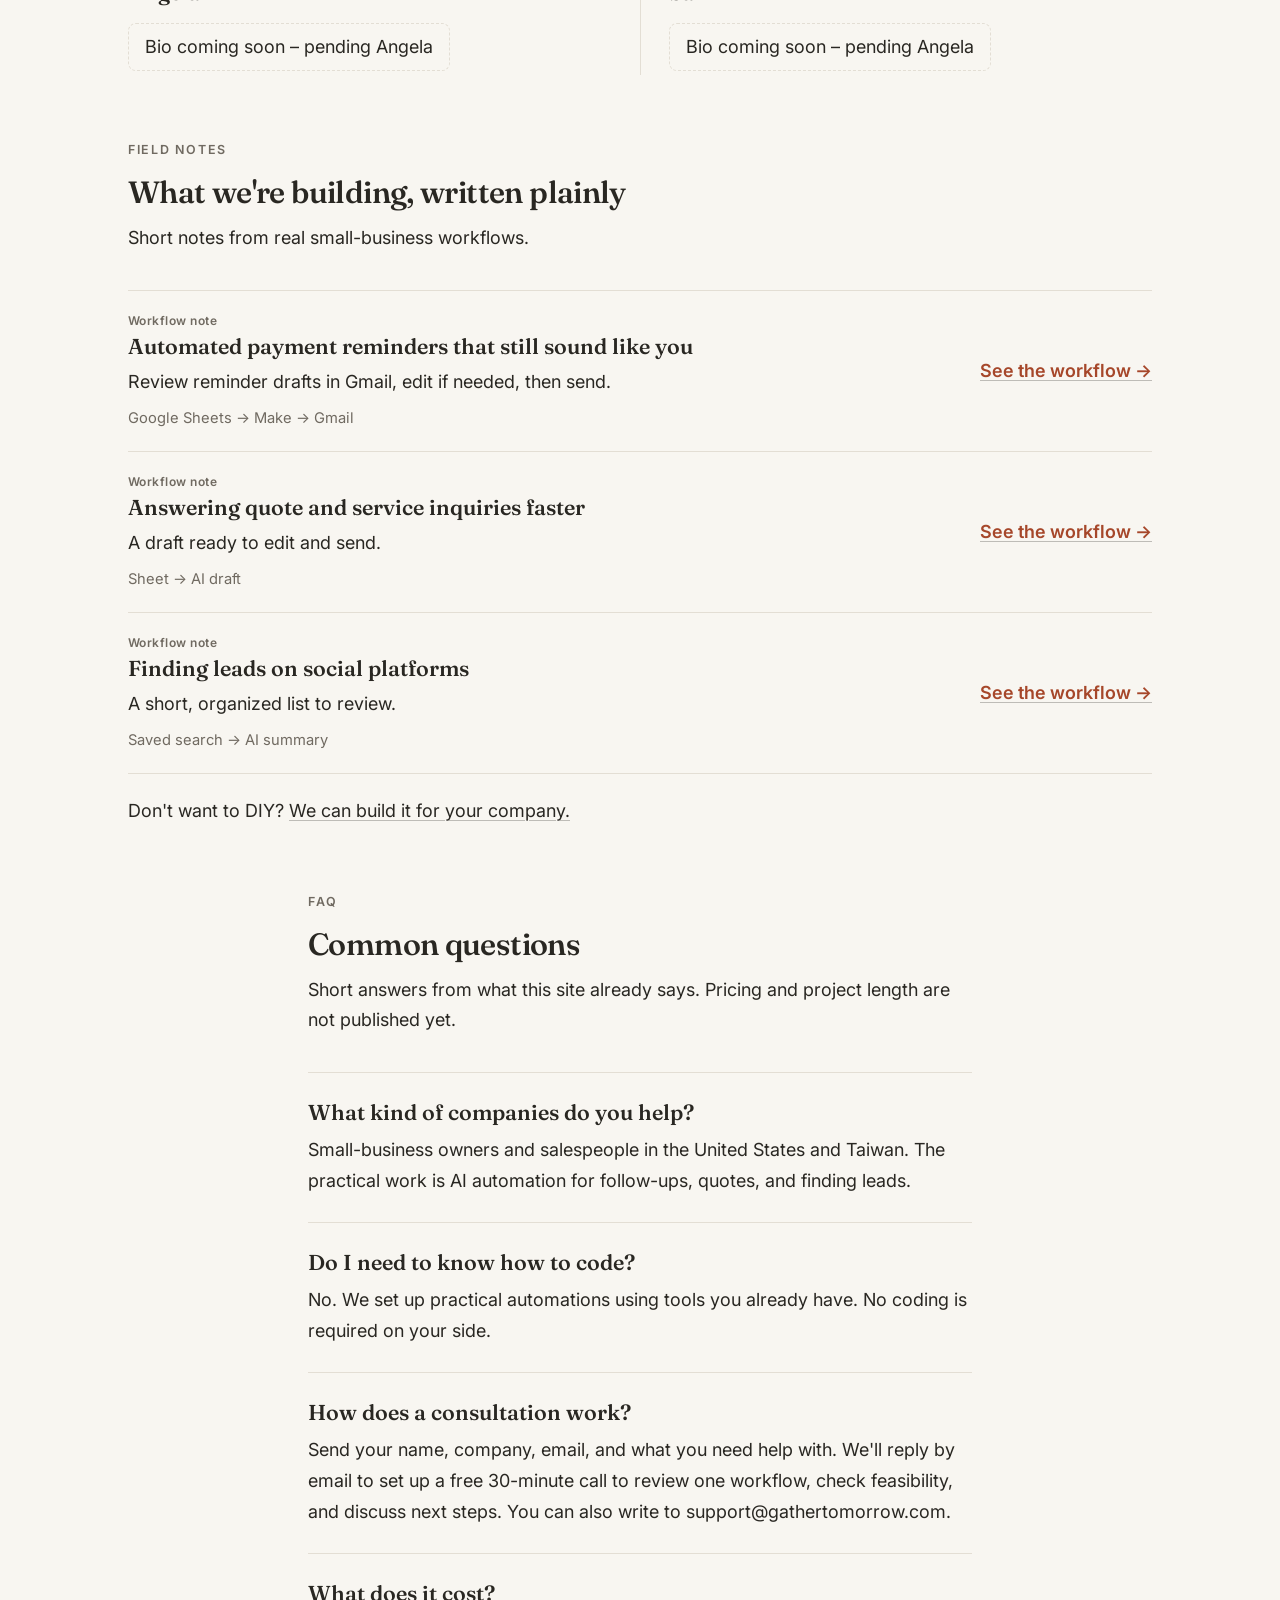
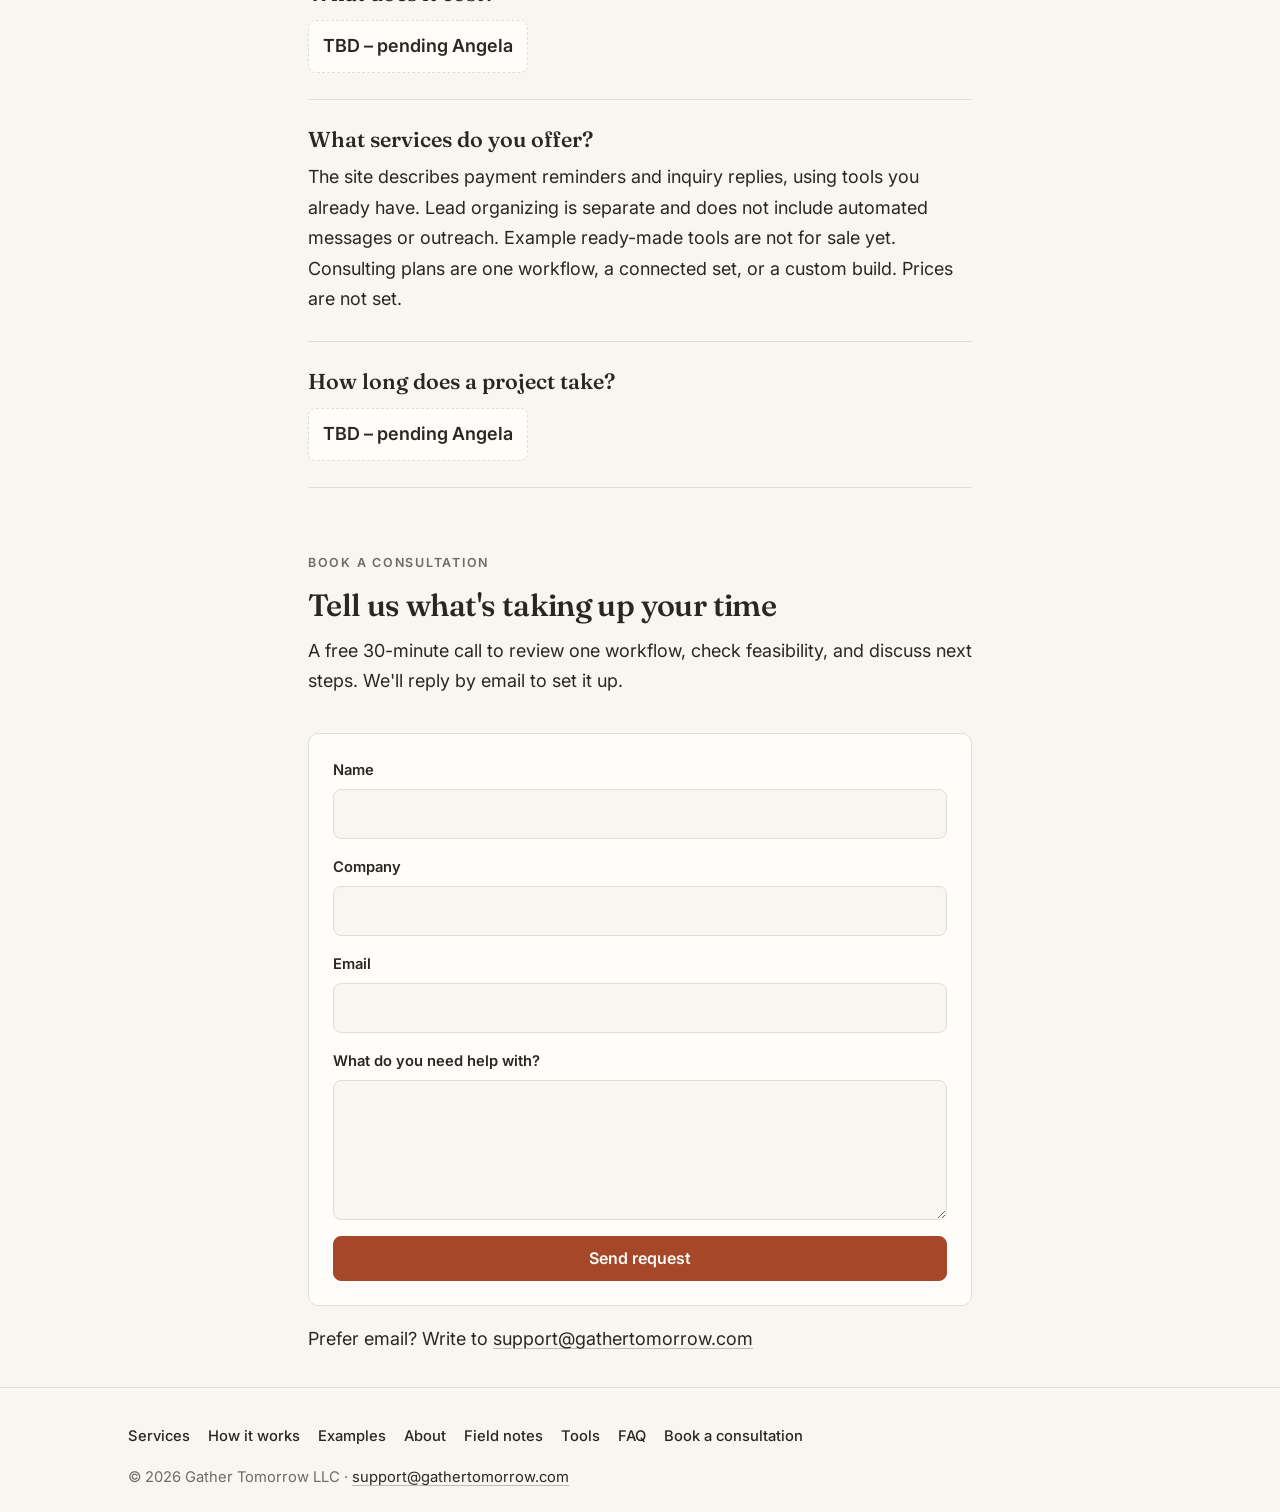
<file: zh/index.html>
<!DOCTYPE html>
<!-- Traditional Chinese (zh-Hant, Taiwan) home page. English: / -->
<html lang="zh-Hant">
<head>
<meta charset="UTF-8">
<meta name="viewport" content="width=device-width, initial-scale=1, viewport-fit=cover">
<meta name="theme-color" content="#F3EEE6">
<script src="../assets/lang.js"></script>
<title>Gather Tomorrow LLC — 為小型企業打造務實的 AI 自動化</title>
<!-- 待 Angela 審: meta description -->
<meta name="description" content="我們依你已經在用的工具把流程設定好，讓逾期發票和新的詢問變成你可以審閱、修改、再寄出的草稿。">
<link rel="canonical" href="https://kuankuan0126-stack.github.io/gathertomorrow-site/zh/">
<link rel="alternate" hreflang="en" href="https://kuankuan0126-stack.github.io/gathertomorrow-site/">
<link rel="alternate" hreflang="zh-Hant" href="https://kuankuan0126-stack.github.io/gathertomorrow-site/zh/">
<link rel="alternate" hreflang="x-default" href="https://kuankuan0126-stack.github.io/gathertomorrow-site/">
<meta property="og:type" content="website">
<meta property="og:site_name" content="Gather Tomorrow LLC">
<meta property="og:title" content="Gather Tomorrow LLC — 為小型企業打造務實的 AI 自動化">
<!-- 待 Angela 審: og:description -->
<meta property="og:description" content="我們依你已經在用的工具把流程設定好，讓逾期發票和新的詢問變成你可以審閱、修改、再寄出的草稿。">
<meta property="og:url" content="https://kuankuan0126-stack.github.io/gathertomorrow-site/zh/">
<meta property="og:locale" content="zh_TW">
<meta property="og:locale:alternate" content="en_US">
<meta name="twitter:card" content="summary">
<script type="application/ld+json">
{
  "@context": "https://schema.org",
  "@graph": [
    {
      "@type": ["Organization", "ProfessionalService"],
      "@id": "https://kuankuan0126-stack.github.io/gathertomorrow-site/#organization",
      "name": "Gather Tomorrow LLC",
      "alternateName": "Gather Tomorrow",
      "url": "https://kuankuan0126-stack.github.io/gathertomorrow-site/",
      "email": "support@gathertomorrow.com",
      "description": "為美國與台灣的小型企業提供 AI 自動化諮詢。",
      "areaServed": [{"@type": "Country", "name": "United States"}, {"@type": "Country", "name": "Taiwan"}],
      "knowsAbout": ["AI automation", "Small business automation", "Sales follow-up automation"],
      "founder": [{"@type": "Person", "name": "Angela"}, {"@type": "Person", "name": "Sam"}],
      "contactPoint": {"@type": "ContactPoint", "contactType": "customer support", "email": "support@gathertomorrow.com", "availableLanguage": ["English", "zh-Hant"]}
    },
    {
      "@type": "WebSite",
      "@id": "https://kuankuan0126-stack.github.io/gathertomorrow-site/#website",
      "url": "https://kuankuan0126-stack.github.io/gathertomorrow-site/",
      "name": "Gather Tomorrow LLC",
      "inLanguage": ["en", "zh-Hant"],
      "publisher": {"@id": "https://kuankuan0126-stack.github.io/gathertomorrow-site/#organization"}
    },
    {
      "@type": "WebPage",
      "@id": "https://kuankuan0126-stack.github.io/gathertomorrow-site/zh/#webpage",
      "url": "https://kuankuan0126-stack.github.io/gathertomorrow-site/zh/",
      "name": "Gather Tomorrow LLC — 為小型企業打造務實的 AI 自動化",
      "description": "我們依你已經在用的工具把流程設定好，讓逾期發票和新的詢問變成你可以審閱、修改、再寄出的草稿。",
      "inLanguage": "zh-Hant",
      "isPartOf": {"@id": "https://kuankuan0126-stack.github.io/gathertomorrow-site/#website"},
      "about": {"@id": "https://kuankuan0126-stack.github.io/gathertomorrow-site/#organization"}
    },
    {
      "@type": "FAQPage",
      "@id": "https://kuankuan0126-stack.github.io/gathertomorrow-site/zh/#faq",
      "url": "https://kuankuan0126-stack.github.io/gathertomorrow-site/zh/#faq",
      "inLanguage": "zh-Hant",
      "isPartOf": {"@id": "https://kuankuan0126-stack.github.io/gathertomorrow-site/zh/#webpage"},
      "mainEntity": [
        {
          "@type": "Question",
          "name": "你們協助哪一種公司？",
          "acceptedAnswer": {
            "@type": "Answer",
            "text": "美國與台灣的小型企業主與業務人員。實際的工作是催款、報價與開發客戶的 AI 自動化。"
          }
        },
        {
          "@type": "Question",
          "name": "我需要會寫程式嗎？",
          "acceptedAnswer": {
            "@type": "Answer",
            "text": "不需要。我們用你已經在用的工具建立務實的自動化，你這邊不需要寫程式。"
          }
        },
        {
          "@type": "Question",
          "name": "諮詢怎麼進行？",
          "acceptedAnswer": {
            "@type": "Answer",
            "text": "留下姓名、公司、電子郵件，以及你需要什麼協助。我們會用電子郵件回覆，約一通免費 30 分鐘通話，一起看一個流程、評估可行性，並討論下一步。也可以直接寫信到 support@gathertomorrow.com。"
          }
        },
        {
          "@type": "Question",
          "name": "你們提供哪些服務？",
          "acceptedAnswer": {
            "@type": "Answer",
            "text": "網站說明的是催款提醒與詢問回覆，用的是你已經在用的工具。名單整理是另外討論的項目，不包括自動傳訊或主動開發。現成工具範例尚未開賣。諮詢方案有單一流程、一組相連的流程，或客製建置。價格尚未定案。"
          }
        }
      ]
    }
  ]
}
</script>
<link rel="preconnect" href="https://fonts.googleapis.com">
<link rel="preconnect" href="https://fonts.gstatic.com" crossorigin>
<link rel="stylesheet" href="https://fonts.googleapis.com/css2?family=Fraunces:opsz,wght@9..144,500;9..144,600&family=Inter:wght@400;500;600;700&family=Noto+Sans+TC:wght@400;500;600;700&family=Noto+Serif+TC:wght@500;600;700&display=swap">
<link rel="stylesheet" href="../assets/style.css">
</head>
<body>
<!-- 待 Angela 審: 跳至內容 -->
<a class="skip" href="#top">跳至內容</a>
<header class="nav">
  <div class="wrap nav-row">
    <a class="logo" href="#top">Gather<span>Tomorrow</span></a>
    <nav class="nav-panel" id="site-nav" aria-label="主要">
      <!-- 待 Angela 審: 服務 -->
      <a href="#services">服務</a>
      <!-- 待 Angela 審: 怎麼進行 -->
      <a href="#how">怎麼進行</a>
      <!-- 待 Angela 審: 例子 -->
      <a href="#examples">例子</a>
      <!-- 待 Angela 審: 常見問題 -->
      <a href="#faq">常見問題</a>
      <a href="#book" class="btn btn-sm">預約諮詢</a>
    </nav>
    <div class="nav-tools">
      <div class="lang-toggle" role="group" aria-label="語言">
        <a class="lang-link" href="index.html" lang="zh-Hant" hreflang="zh-Hant" data-set-lang="zh" aria-current="true" aria-label="繁體中文">中文</a><span aria-hidden="true">｜</span><a class="lang-link" href="../index.html" lang="en" hreflang="en" data-set-lang="en" aria-label="English">English</a>
      </div>
      <label class="nav-toggle">
        <!-- 待 Angela 審: 選單 -->
        <span class="visually-hidden">選單</span>
        <input class="nav-check" type="checkbox" aria-controls="site-nav" aria-expanded="false">
        <span class="nav-burger" aria-hidden="true"><span></span><span></span><span></span></span>
      </label>
    </div>
  </div>
</header>

<main id="top">
<section class="hero">
  <div class="wrap hero-layout">
    <div class="hero-copy">
      <span class="mark" aria-hidden="true"></span>
      <!-- 待 Angela 審: 眉題 -->
      <p class="eyebrow">小型企業的 AI 自動化</p>
      <!-- 待 Angela 審: 主標 -->
      <h1>少一點追趕。更快回覆。把時間留給你的事業。</h1>
      <!-- 待 Angela 審: 首段 -->
      <p class="page-summary">我們依你已經在用的工具把流程設定好，讓逾期發票和新的詢問變成你可以審閱、修改、再寄出的草稿。</p>
      <div class="cta-row">
        <a href="#book" class="btn">預約諮詢</a>
        <!-- 待 Angela 審: 看一個例子 -->
        <a href="#examples" class="btn btn-ghost">看一個例子 →</a>
      </div>
      <!-- 待 Angela 審: 免費 30 分鐘通話 -->
      <p class="fine">免費 30 分鐘通話，一起看一個流程、評估可行性，並討論下一步。</p>
      <p class="fine">你這邊不需要寫程式。</p>
    </div>
    <aside class="demo-card" aria-label="虛構的範例流程">
      <div class="demo-top">
        <p class="demo-label">
          <svg class="ico" viewBox="0 0 16 16" width="16" height="16" aria-hidden="true" focusable="false"><rect x="1.75" y="3.25" width="12.5" height="9.5" rx="1.2" fill="none" stroke="currentColor" stroke-width="1"/><path d="M2 4.2 8 8.4 14 4.2" fill="none" stroke="currentColor" stroke-width="1"/></svg>
          <!-- 待 Angela 審: 範例流程 -->
          範例流程
        </p>
        <!-- 待 Angela 審: 等你審閱 -->
        <p class="status">等你審閱</p>
      </div>
      <ol class="mini-rail">
        <!-- 待 Angela 審: 逾期發票 -->
        <li>逾期發票</li>
        <!-- 待 Angela 審: 提醒草稿 -->
        <li>提醒草稿</li>
        <!-- 待 Angela 審: 你來審 -->
        <li>你來審</li>
      </ol>
      <div class="draft">
        <dl class="mail">
          <div><dt><!-- 待 Angela 審: 寄件者 -->寄件者</dt><dd>Gather Tomorrow</dd></div>
          <div><dt><!-- 待 Angela 審: 收件者 -->收件者</dt><dd>Alex</dd></div>
          <div><dt><!-- 待 Angela 審: 主旨 -->主旨</dt><dd><!-- 待 Angela 審: 發票 #1042 -->發票 #1042</dd></div>
        </dl>
        <!-- 待 Angela 審: 虛構信例 -->
        <p>Alex 你好，溫和提醒一下，發票 #1042…</p>
        <!-- 待 Angela 審: 草稿就緒 -->
        <p class="status">草稿就緒</p>
      </div>
    </aside>
  </div>
  <div class="wrap connector" aria-hidden="true"><span></span></div>
</section>

<section id="services" class="section">
  <div class="wrap">
    <!-- 待 Angela 審: 服務 -->
    <p class="eyebrow">服務</p>
    <!-- 待 Angela 審: 可以先自動化什麼 -->
    <h2>可以先自動化什麼？</h2>
    <div class="rules rules-2">
      <article>
        <h3>催款提醒</h3>
        <dl class="svc">
          <!-- 待 Angela 審: 適合誰 -->
          <dt>適合誰</dt>
          <!-- 待 Angela 審 -->
          <dd>用試算表追未付款發票的小型企業主。</dd>
          <!-- 待 Angela 審: 觸發 -->
          <dt>觸發</dt>
          <!-- 待 Angela 審 -->
          <dd>未付款的發票到了到期日。</dd>
          <!-- 待 Angela 審: 你會得到 -->
          <dt>你會得到</dt>
          <!-- 待 Angela 審 -->
          <dd>一封催款的 Gmail 草稿。不會自動寄出。</dd>
          <!-- 待 Angela 審: 你仍掌握 -->
          <dt>你仍掌握</dt>
          <!-- 待 Angela 審: 在 Gmail 審閱提醒草稿 -->
          <dd>在 Gmail 審閱提醒草稿，需要的話修改，再自行寄出。</dd>
        </dl>
        <!-- 待 Angela 審: 看例子 -->
        <a class="more" href="notes/payment-reminders/index.html">看例子 →</a>
      </article>
      <article>
        <!-- 待 Angela 審: 詢問回覆 -->
        <h3>詢問回覆</h3>
        <dl class="svc">
          <dt>適合誰</dt>
          <!-- 待 Angela 審 -->
          <dd>會從電子郵件或網站表單收到報價與服務詢問的負責人與業務人員。</dd>
          <dt>觸發</dt>
          <!-- 待 Angela 審 -->
          <dd>新的詢問進來。</dd>
          <dt>你會得到</dt>
          <!-- 待 Angela 審 -->
          <dd>依照你的價格筆記與常見問答草擬的第一封回覆。</dd>
          <dt>你仍掌握</dt>
          <!-- 待 Angela 審 -->
          <dd>你審閱草稿、修改，再自己寄出。</dd>
        </dl>
        <!-- 待 Angela 審: 看例子 -->
        <a class="more" href="notes/inquiry-replies/index.html">看例子 →</a>
      </article>
    </div>
    <aside class="other">
      <!-- 待 Angela 審: 其他可以討論的流程 -->
      <h3>其他可以討論的流程</h3>
      <!-- 待 Angela 審: 名單整理說明 -->
      <p><strong>名單整理。</strong> 合適的潛在客戶每天都在社群上發文，但一直滑著找，會吃掉好幾個小時。已儲存的搜尋和摘要可以把相關貼文收成一份短名單。要聯絡誰，由你決定。</p>
      <!-- 待 Angela 審: 不包括自動私訊 -->
      <p>這不包括自動私訊，也不包括主動開發。</p>
      <!-- 待 Angela 審: 看例子 -->
      <a class="more" href="notes/lead-organizing/index.html">看例子 →</a>
    </aside>
  </div>
</section>

<section id="examples" class="section alt">
  <div class="wrap">
    <!-- 待 Angela 審: 例子 -->
    <p class="eyebrow">例子</p>
    <h2>催款提醒自動化</h2>
    <!-- 待 Angela 審: 流程導言 -->
    <p class="sub">一個處理逾期發票的流程。不會自動寄出。</p>
    <ol class="rail">
      <li>
        <span class="rail-n">01</span>
        <div>
          <!-- 待 Angela 審: 需要你審 -->
          <p class="step-tag step-you">需要你審</p>
          <!-- 待 Angela 審: 以前怎麼做 -->
          <h3>以前怎麼做</h3>
          <p>追未付款的發票，就是對著試算表核對、一再寫同樣有禮的信，還得記住上次提醒過誰。</p>
          <p>之前：手動核對、複製貼上。</p>
        </div>
      </li>
      <li>
        <span class="rail-n">02</span>
        <div>
          <!-- 待 Angela 審: 自動 -->
          <p class="step-tag step-auto">自動</p>
          <!-- 待 Angela 審: 這個流程 -->
          <h3>這個流程</h3>
          <ol>
            <li>發票記在一份 Google 試算表：客戶、金額、到期日，以及是否已付款。</li>
            <!-- 待 Angela 審 -->
            <li>排程執行時讀取試算表，並略過已標成已付款的發票。</li>
            <li>只產生一封個人化的 Gmail 草稿。不會寄出。</li>
          </ol>
        </div>
      </li>
      <li>
        <span class="rail-n">03</span>
        <div>
          <!-- 待 Angela 審: 需要你審 -->
          <p class="step-tag step-you">需要你審</p>
          <!-- 待 Angela 審: 之後你怎麼用 -->
          <h3>之後你怎麼用</h3>
          <!-- 待 Angela 審: 在 Gmail 審閱提醒草稿 -->
          <p>在 Gmail 審閱提醒草稿，需要的話修改，再自行寄出。</p>
          <!-- 待 Angela 審: 記下的是草稿準備時間 -->
          <p>試算表記下的是草稿準備好的時間，不是你寄出的時間。<a href="notes/payment-reminders/index.html">看這個示範流程</a>。</p>
        </div>
      </li>
    </ol>
    <p class="fallback"><a href="#notes">現場筆記</a></p>
  </div>
</section>

<section id="how" class="section">
  <div class="wrap">
    <!-- 待 Angela 審: 怎麼進行 -->
    <p class="eyebrow">怎麼進行</p>
    <!-- 待 Angela 審: 我們怎麼一起做 -->
    <h2>我們怎麼一起做</h2>
    <ol class="rail">
      <li>
        <span class="rail-n">01</span>
        <div>
          <!-- 待 Angela 審: 了解你現在的流程 -->
          <h3>了解你現在的流程</h3>
          <dl class="svc">
            <!-- 待 Angela 審: 你提供 -->
            <dt>你提供</dt>
            <!-- 待 Angela 審 -->
            <dd>什麼事佔掉了你的時間，以及現在怎麼做。</dd>
            <!-- 待 Angela 審: 我們交付 -->
            <dt>我們交付</dt>
            <!-- 待 Angela 審 -->
            <dd>一份雙方都認的流程描述，讓下一步從同一張圖開始。</dd>
          </dl>
        </div>
      </li>
      <li>
        <span class="rail-n">02</span>
        <div>
          <!-- 待 Angela 審: 確認範圍 -->
          <h3>確認範圍</h3>
          <dl class="svc">
            <dt>你提供</dt>
            <!-- 待 Angela 審 -->
            <dd>你要哪些觸發條件、誰來審，以及哪些事不能自己跑。</dd>
            <dt>我們交付</dt>
            <!-- 待 Angela 審 -->
            <dd>確認後的範圍：觸發條件、交付內容、誰來審、費用與第三方成本（跟你討論，不列在這個網站上），以及哪些不會自動執行。</dd>
          </dl>
        </div>
      </li>
      <li>
        <span class="rail-n">03</span>
        <div>
          <!-- 待 Angela 審: 測試並交接 -->
          <h3>測試並交接</h3>
          <dl class="svc">
            <dt>你提供</dt>
            <!-- 待 Angela 審 -->
            <dd>用來測試的資料。</dd>
            <dt>我們交付</dt>
            <!-- 待 Angela 審 -->
            <dd>用那些測試資料驗證過的流程、一份操作說明，以及怎麼把它關掉。</dd>
          </dl>
        </div>
      </li>
    </ol>
  </div>
</section>

<section id="about" class="section">
  <div class="wrap">
    <!-- 待 Angela 審: 關於我們 -->
    <p class="eyebrow">關於我們</p>
    <!-- 待 Angela 審: 關於我們 -->
    <h2>關於我們</h2>
    <div class="rules rules-2">
      <article>
        <h3>Angela</h3>
        <p class="pending-bio">待 Angela 提供</p>
      </article>
      <article>
        <h3>Sam</h3>
        <p class="pending-bio">待 Angela 提供</p>
      </article>
    </div>
  </div>
</section>

<section id="notes" class="section alt">
  <div class="wrap">
    <p class="eyebrow">現場筆記</p>
    <h2>我們正在做的事，用白話說清楚</h2>
    <p class="sub">來自真實小型企業流程的短文。</p>
    <div class="note-list">
      <article>
        <div>
          <!-- 待 Angela 審: 流程筆記 -->
          <p class="tag">流程筆記</p>
          <h3>自動催款提醒，語氣仍然像你本人</h3>
          <!-- 待 Angela 審: 在 Gmail 審閱提醒草稿 -->
          <p class="result">在 Gmail 審閱提醒草稿，需要的話修改，再自行寄出。</p>
          <p class="chain">Google 試算表 → Make → Gmail</p>
        </div>
        <!-- 待 Angela 審: 看這個流程 -->
        <a class="more" href="notes/payment-reminders/index.html">看這個流程 →</a>
      </article>
      <article>
        <div>
          <!-- 待 Angela 審: 流程筆記 -->
          <p class="tag">流程筆記</p>
          <h3>更快回覆報價與服務詢問</h3>
          <p class="result">草稿就緒，改一改就能寄出。</p>
          <!-- 待 Angela 審: 試算表 → AI 草稿 -->
          <p class="chain">試算表 → AI 草稿</p>
        </div>
        <!-- 待 Angela 審: 看這個流程 -->
        <a class="more" href="notes/inquiry-replies/index.html">看這個流程 →</a>
      </article>
      <article>
        <div>
          <!-- 待 Angela 審: 流程筆記 -->
          <p class="tag">流程筆記</p>
          <h3>在社群平台上找到潛在客戶</h3>
          <p class="result">一份短而整齊、可以審閱的清單。</p>
          <!-- 待 Angela 審: 已存搜尋 → AI 摘要 -->
          <p class="chain">已存搜尋 → AI 摘要</p>
        </div>
        <!-- 待 Angela 審: 看這個流程 -->
        <a class="more" href="notes/lead-organizing/index.html">看這個流程 →</a>
      </article>
    </div>
    <p class="section-cta">不想自己動手？<a href="#book">我們可以為你的公司建置。</a></p>
  </div>
</section>

<!-- FAQPage JSON-LD lists only questions with published answers.
     Pricing and project length are visible placeholders and are left out of the schema. -->
<section id="faq" class="section">
  <div class="wrap narrow">
    <!-- 待 Angela 審: 常見問題（眉題） -->
    <p class="eyebrow">常見問題</p>
    <!-- 待 Angela 審: 常見問題（標題） -->
    <h2>常見問題</h2>
    <!-- 待 Angela 審: 常見問題導言 -->
    <p class="sub">以下是這個網站已經寫明的簡短回答。價格與專案要多久，目前尚未公布。</p>
    <div class="faq-list">
      <article class="faq-item">
        <!-- 待 Angela 審 -->
        <h3>你們協助哪一種公司？</h3>
        <!-- 待 Angela 審 -->
        <p>美國與台灣的小型企業主與業務人員。實際的工作是催款、報價與開發客戶的 AI 自動化。</p>
      </article>
      <article class="faq-item">
        <!-- 待 Angela 審 -->
        <h3>我需要會寫程式嗎？</h3>
        <!-- 待 Angela 審 -->
        <p>不需要。我們用你已經在用的工具建立務實的自動化，你這邊不需要寫程式。</p>
      </article>
      <article class="faq-item">
        <!-- 待 Angela 審 -->
        <h3>諮詢怎麼進行？</h3>
        <!-- 待 Angela 審 -->
        <!-- 待 Angela 審: 諮詢怎麼進行，含免費通話 -->
        <p>留下姓名、公司、電子郵件，以及你需要什麼協助。我們會用電子郵件回覆，約一通免費 30 分鐘通話，一起看一個流程、評估可行性，並討論下一步。也可以直接寫信到 support@gathertomorrow.com。</p>
      </article>
      <article class="faq-item">
        <!-- 待 Angela 審: 問題句。答案是指定的占位，不是譯文。 -->
        <h3>費用是多少？</h3>
        <p class="faq-pending">待 Angela 定</p>
      </article>
      <article class="faq-item">
        <!-- 待 Angela 審 -->
        <h3>你們提供哪些服務？</h3>
        <!-- 待 Angela 審 -->
        <!-- 待 Angela 審 -->
        <p>網站說明的是催款提醒與詢問回覆，用的是你已經在用的工具。名單整理是另外討論的項目，不包括自動傳訊或主動開發。現成工具範例尚未開賣。諮詢方案有單一流程、一組相連的流程，或客製建置。價格尚未定案。</p>
      </article>
      <article class="faq-item">
        <!-- 待 Angela 審: 問題句。答案是指定的占位，不是譯文。 -->
        <h3>一個專案要花多久？</h3>
        <p class="faq-pending">待 Angela 定</p>
      </article>
    </div>
  </div>
</section>

<section id="book" class="section alt">
  <div class="wrap narrow">
    <p class="eyebrow">預約諮詢</p>
    <h2>告訴我們，什麼事佔掉了你的時間</h2>
    <!-- 待 Angela 審: 送出之後 -->
    <!-- 待 Angela 審: 免費 30 分鐘通話 -->
    <p class="sub">免費 30 分鐘通話，一起看一個流程、評估可行性，並討論下一步。我們會用電子郵件回覆來約時間。</p>

    <!-- ============================================================
         TALLY 表單嵌入放這裡
         表單備妥後（欄位：姓名、公司、電子郵件、你需要什麼協助），
         用 Tally 的嵌入碼換掉下面整段 <form>。
         ============================================================ -->
    <form class="form" action="mailto:support@gathertomorrow.com" method="post" enctype="text/plain">
      <label>姓名<input name="name" autocomplete="name" required></label>
      <label>公司<input name="company" autocomplete="organization"></label>
      <label>電子郵件<input type="email" name="email" autocomplete="email" required></label>
      <label>你需要什麼協助？<textarea name="message" rows="4"></textarea></label>
      <button class="btn" type="submit">送出</button>
    </form>
    <p class="fallback">想直接寫信？請寄到 <a href="mailto:support@gathertomorrow.com">support@gathertomorrow.com</a></p>
  </div>
</section>
</main>

<footer class="footer">
  <div class="wrap footer-inner">
    <!-- 待 Angela 審: 頁尾 -->
    <nav aria-label="頁尾">
      <!-- 待 Angela 審: 服務 -->
      <a href="#services">服務</a>
      <!-- 待 Angela 審: 怎麼進行 -->
      <a href="#how">怎麼進行</a>
      <!-- 待 Angela 審: 例子 -->
      <a href="#examples">例子</a>
      <!-- 待 Angela 審: 關於我們 -->
      <a href="#about">關於我們</a>
      <a href="#notes">現場筆記</a>
      <a href="tools/index.html">工具</a>
      <a href="#faq">常見問題</a>
      <a href="#book">預約諮詢</a>
    </nav>
    <p>© 2026 Gather Tomorrow LLC · <a href="mailto:support@gathertomorrow.com">support@gathertomorrow.com</a></p>
  </div>
</footer>
<script src="../assets/nav.js"></script>
</body>
</html>
</file>
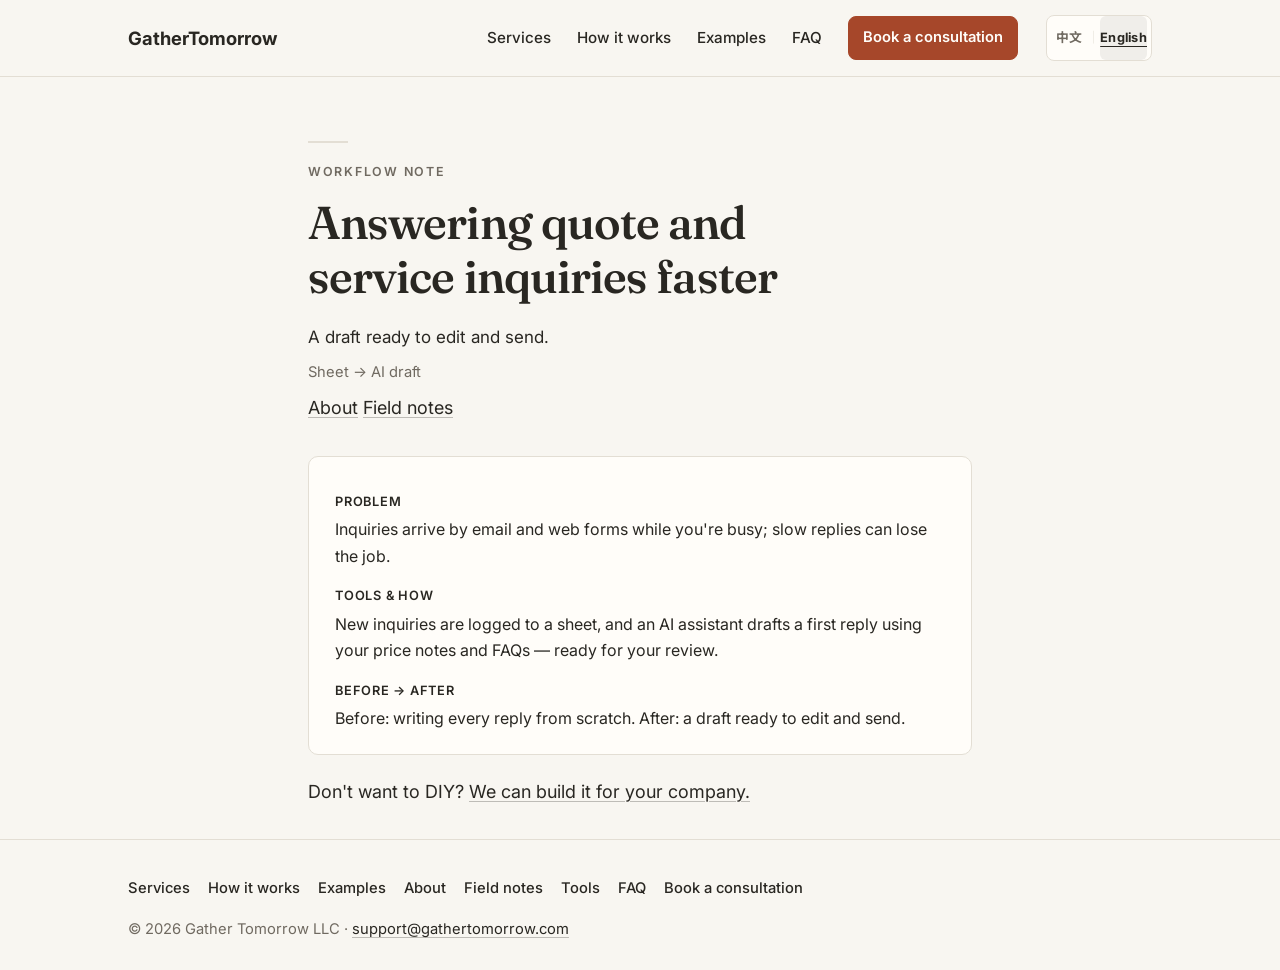
<file: notes/inquiry-replies/index.html>
<!DOCTYPE html>
<!-- English workflow note. Traditional Chinese: /zh/notes/inquiry-replies/ -->
<html lang="en">
<head>
<meta charset="UTF-8">
<meta name="viewport" content="width=device-width, initial-scale=1, viewport-fit=cover">
<meta name="theme-color" content="#F3EEE6">
<script src="../../assets/lang.js"></script>
<title>Workflow note: Quote and service inquiries — Gather Tomorrow LLC</title>
<meta name="description" content="Inquiries arrive by email and web forms while you're busy; slow replies can lose the job.">
<link rel="canonical" href="https://kuankuan0126-stack.github.io/gathertomorrow-site/notes/inquiry-replies/">
<link rel="alternate" hreflang="en" href="https://kuankuan0126-stack.github.io/gathertomorrow-site/notes/inquiry-replies/">
<link rel="alternate" hreflang="zh-Hant" href="https://kuankuan0126-stack.github.io/gathertomorrow-site/zh/notes/inquiry-replies/">
<link rel="alternate" hreflang="x-default" href="https://kuankuan0126-stack.github.io/gathertomorrow-site/notes/inquiry-replies/">
<meta property="og:type" content="article">
<meta property="og:site_name" content="Gather Tomorrow LLC">
<meta property="og:title" content="Workflow note: Quote and service inquiries — Gather Tomorrow LLC">
<meta property="og:description" content="Inquiries arrive by email and web forms while you're busy; slow replies can lose the job.">
<meta property="og:url" content="https://kuankuan0126-stack.github.io/gathertomorrow-site/notes/inquiry-replies/">
<meta property="og:locale" content="en_US">
<meta property="og:locale:alternate" content="zh_TW">
<meta name="twitter:card" content="summary">
<script type="application/ld+json">
{
  "@context": "https://schema.org",
  "@type": "WebPage",
  "@id": "https://kuankuan0126-stack.github.io/gathertomorrow-site/notes/inquiry-replies/#webpage",
  "url": "https://kuankuan0126-stack.github.io/gathertomorrow-site/notes/inquiry-replies/",
  "name": "Workflow note: Quote and service inquiries — Gather Tomorrow LLC",
  "description": "Inquiries arrive by email and web forms while you're busy; slow replies can lose the job.",
  "inLanguage": "en",
  "isPartOf": {"@id": "https://kuankuan0126-stack.github.io/gathertomorrow-site/#website"}
}
</script>
<link rel="preconnect" href="https://fonts.googleapis.com">
<link rel="preconnect" href="https://fonts.gstatic.com" crossorigin>
<link rel="stylesheet" href="https://fonts.googleapis.com/css2?family=Fraunces:opsz,wght@9..144,500;9..144,600&family=Inter:wght@400;500;600;700&family=Noto+Sans+TC:wght@400;500;600;700&family=Noto+Serif+TC:wght@500;600;700&display=swap">
<link rel="stylesheet" href="../../assets/style.css">
</head>
<body>
<a class="skip" href="#top">Skip to content</a>
<header class="nav">
  <div class="wrap nav-row">
    <a class="logo" href="../../index.html">Gather<span>Tomorrow</span></a>
    <nav class="nav-panel" id="site-nav" aria-label="Primary">
      <a href="../../index.html#services">Services</a>
      <a href="../../index.html#how">How it works</a>
      <a href="../../index.html#examples">Examples</a>
      <a href="../../index.html#faq">FAQ</a>
      <a href="../../index.html#book" class="btn btn-sm">Book a consultation</a>
    </nav>
    <div class="nav-tools">
      <div class="lang-toggle" role="group" aria-label="Language">
        <a class="lang-link" href="../../zh/notes/inquiry-replies/index.html" lang="zh-Hant" hreflang="zh-Hant" data-set-lang="zh" aria-label="繁體中文">中文</a><span aria-hidden="true">｜</span><a class="lang-link" href="index.html" lang="en" hreflang="en" data-set-lang="en" aria-current="true" aria-label="English">English</a>
      </div>
      <label class="nav-toggle">
        <span class="visually-hidden">Menu</span>
        <input class="nav-check" type="checkbox" aria-controls="site-nav" aria-expanded="false">
        <span class="nav-burger" aria-hidden="true"><span></span><span></span><span></span></span>
      </label>
    </div>
  </div>
</header>
<main id="top">
<section class="hero hero-compact">
  <div class="wrap narrow">
    <span class="mark" aria-hidden="true"></span>
    <p class="eyebrow">Workflow note</p>
    <h1>Answering quote and service inquiries faster</h1>
    <p class="page-summary">A draft ready to edit and send.</p>
    <p class="chain">Sheet → AI draft</p>
    <p class="back"><a href="../../index.html#about">About</a>
      <a href="../../index.html#notes">Field notes</a></p>
  </div>
</section>
<section class="section">
  <div class="wrap narrow">
    <article class="card">
      <dl>
        <dt>Problem</dt><dd>Inquiries arrive by email and web forms while you're busy; slow replies can lose the job.</dd>
        <dt>Tools &amp; how</dt><dd>New inquiries are logged to a sheet, and an AI assistant drafts a first reply using your price notes and FAQs — ready for your review.</dd>
        <dt>Before → After</dt><dd>Before: writing every reply from scratch. After: a draft ready to edit and send.</dd>
      </dl>
    </article>
    <p class="section-cta">Don't want to DIY? <a href="../../index.html#book">We can build it for your company.</a></p>
  </div>
</section>
</main>
<footer class="footer">
  <div class="wrap footer-inner">
    <nav aria-label="Footer">
      <a href="../../index.html#services">Services</a>
      <a href="../../index.html#how">How it works</a>
      <a href="../../index.html#examples">Examples</a>
      <a href="../../index.html#about">About</a>
      <a href="../../index.html#notes">Field notes</a>
      <a href="../../tools/index.html">Tools</a>
      <a href="../../index.html#faq">FAQ</a>
      <a href="../../index.html#book">Book a consultation</a>
    </nav>
    <p>© 2026 Gather Tomorrow LLC · <a href="mailto:support@gathertomorrow.com">support@gathertomorrow.com</a></p>
  </div>
</footer>
<script src="../../assets/nav.js"></script>
</body>
</html>
</file>
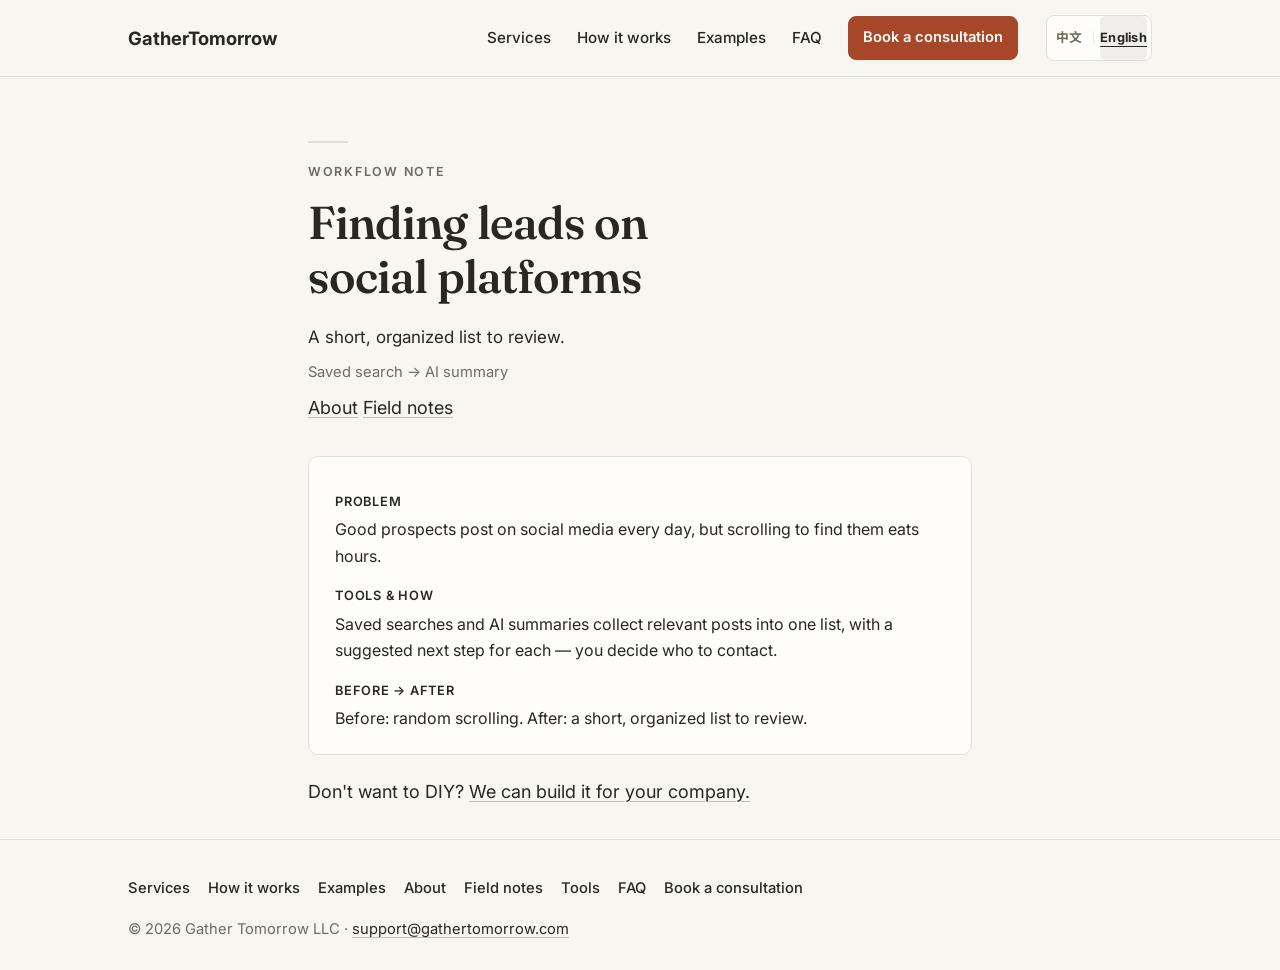
<file: notes/lead-organizing/index.html>
<!DOCTYPE html>
<!-- English workflow note. Traditional Chinese: /zh/notes/lead-organizing/ -->
<html lang="en">
<head>
<meta charset="UTF-8">
<meta name="viewport" content="width=device-width, initial-scale=1, viewport-fit=cover">
<meta name="theme-color" content="#F3EEE6">
<script src="../../assets/lang.js"></script>
<title>Workflow note: Finding leads on social platforms — Gather Tomorrow LLC</title>
<meta name="description" content="Good prospects post on social media every day, but scrolling to find them eats hours.">
<link rel="canonical" href="https://kuankuan0126-stack.github.io/gathertomorrow-site/notes/lead-organizing/">
<link rel="alternate" hreflang="en" href="https://kuankuan0126-stack.github.io/gathertomorrow-site/notes/lead-organizing/">
<link rel="alternate" hreflang="zh-Hant" href="https://kuankuan0126-stack.github.io/gathertomorrow-site/zh/notes/lead-organizing/">
<link rel="alternate" hreflang="x-default" href="https://kuankuan0126-stack.github.io/gathertomorrow-site/notes/lead-organizing/">
<meta property="og:type" content="article">
<meta property="og:site_name" content="Gather Tomorrow LLC">
<meta property="og:title" content="Workflow note: Finding leads on social platforms — Gather Tomorrow LLC">
<meta property="og:description" content="Good prospects post on social media every day, but scrolling to find them eats hours.">
<meta property="og:url" content="https://kuankuan0126-stack.github.io/gathertomorrow-site/notes/lead-organizing/">
<meta property="og:locale" content="en_US">
<meta property="og:locale:alternate" content="zh_TW">
<meta name="twitter:card" content="summary">
<script type="application/ld+json">
{
  "@context": "https://schema.org",
  "@type": "WebPage",
  "@id": "https://kuankuan0126-stack.github.io/gathertomorrow-site/notes/lead-organizing/#webpage",
  "url": "https://kuankuan0126-stack.github.io/gathertomorrow-site/notes/lead-organizing/",
  "name": "Workflow note: Finding leads on social platforms — Gather Tomorrow LLC",
  "description": "Good prospects post on social media every day, but scrolling to find them eats hours.",
  "inLanguage": "en",
  "isPartOf": {"@id": "https://kuankuan0126-stack.github.io/gathertomorrow-site/#website"}
}
</script>
<link rel="preconnect" href="https://fonts.googleapis.com">
<link rel="preconnect" href="https://fonts.gstatic.com" crossorigin>
<link rel="stylesheet" href="https://fonts.googleapis.com/css2?family=Fraunces:opsz,wght@9..144,500;9..144,600&family=Inter:wght@400;500;600;700&family=Noto+Sans+TC:wght@400;500;600;700&family=Noto+Serif+TC:wght@500;600;700&display=swap">
<link rel="stylesheet" href="../../assets/style.css">
</head>
<body>
<a class="skip" href="#top">Skip to content</a>
<header class="nav">
  <div class="wrap nav-row">
    <a class="logo" href="../../index.html">Gather<span>Tomorrow</span></a>
    <nav class="nav-panel" id="site-nav" aria-label="Primary">
      <a href="../../index.html#services">Services</a>
      <a href="../../index.html#how">How it works</a>
      <a href="../../index.html#examples">Examples</a>
      <a href="../../index.html#faq">FAQ</a>
      <a href="../../index.html#book" class="btn btn-sm">Book a consultation</a>
    </nav>
    <div class="nav-tools">
      <div class="lang-toggle" role="group" aria-label="Language">
        <a class="lang-link" href="../../zh/notes/lead-organizing/index.html" lang="zh-Hant" hreflang="zh-Hant" data-set-lang="zh" aria-label="繁體中文">中文</a><span aria-hidden="true">｜</span><a class="lang-link" href="index.html" lang="en" hreflang="en" data-set-lang="en" aria-current="true" aria-label="English">English</a>
      </div>
      <label class="nav-toggle">
        <span class="visually-hidden">Menu</span>
        <input class="nav-check" type="checkbox" aria-controls="site-nav" aria-expanded="false">
        <span class="nav-burger" aria-hidden="true"><span></span><span></span><span></span></span>
      </label>
    </div>
  </div>
</header>
<main id="top">
<section class="hero hero-compact">
  <div class="wrap narrow">
    <span class="mark" aria-hidden="true"></span>
    <p class="eyebrow">Workflow note</p>
    <h1>Finding leads on social platforms</h1>
    <p class="page-summary">A short, organized list to review.</p>
    <p class="chain">Saved search → AI summary</p>
    <p class="back"><a href="../../index.html#about">About</a>
      <a href="../../index.html#notes">Field notes</a></p>
  </div>
</section>
<section class="section">
  <div class="wrap narrow">
    <article class="card">
      <dl>
        <dt>Problem</dt><dd>Good prospects post on social media every day, but scrolling to find them eats hours.</dd>
        <dt>Tools &amp; how</dt><dd>Saved searches and AI summaries collect relevant posts into one list, with a suggested next step for each — you decide who to contact.</dd>
        <dt>Before → After</dt><dd>Before: random scrolling. After: a short, organized list to review.</dd>
      </dl>
    </article>
    <p class="section-cta">Don't want to DIY? <a href="../../index.html#book">We can build it for your company.</a></p>
  </div>
</section>
</main>
<footer class="footer">
  <div class="wrap footer-inner">
    <nav aria-label="Footer">
      <a href="../../index.html#services">Services</a>
      <a href="../../index.html#how">How it works</a>
      <a href="../../index.html#examples">Examples</a>
      <a href="../../index.html#about">About</a>
      <a href="../../index.html#notes">Field notes</a>
      <a href="../../tools/index.html">Tools</a>
      <a href="../../index.html#faq">FAQ</a>
      <a href="../../index.html#book">Book a consultation</a>
    </nav>
    <p>© 2026 Gather Tomorrow LLC · <a href="mailto:support@gathertomorrow.com">support@gathertomorrow.com</a></p>
  </div>
</footer>
<script src="../../assets/nav.js"></script>
</body>
</html>
</file>
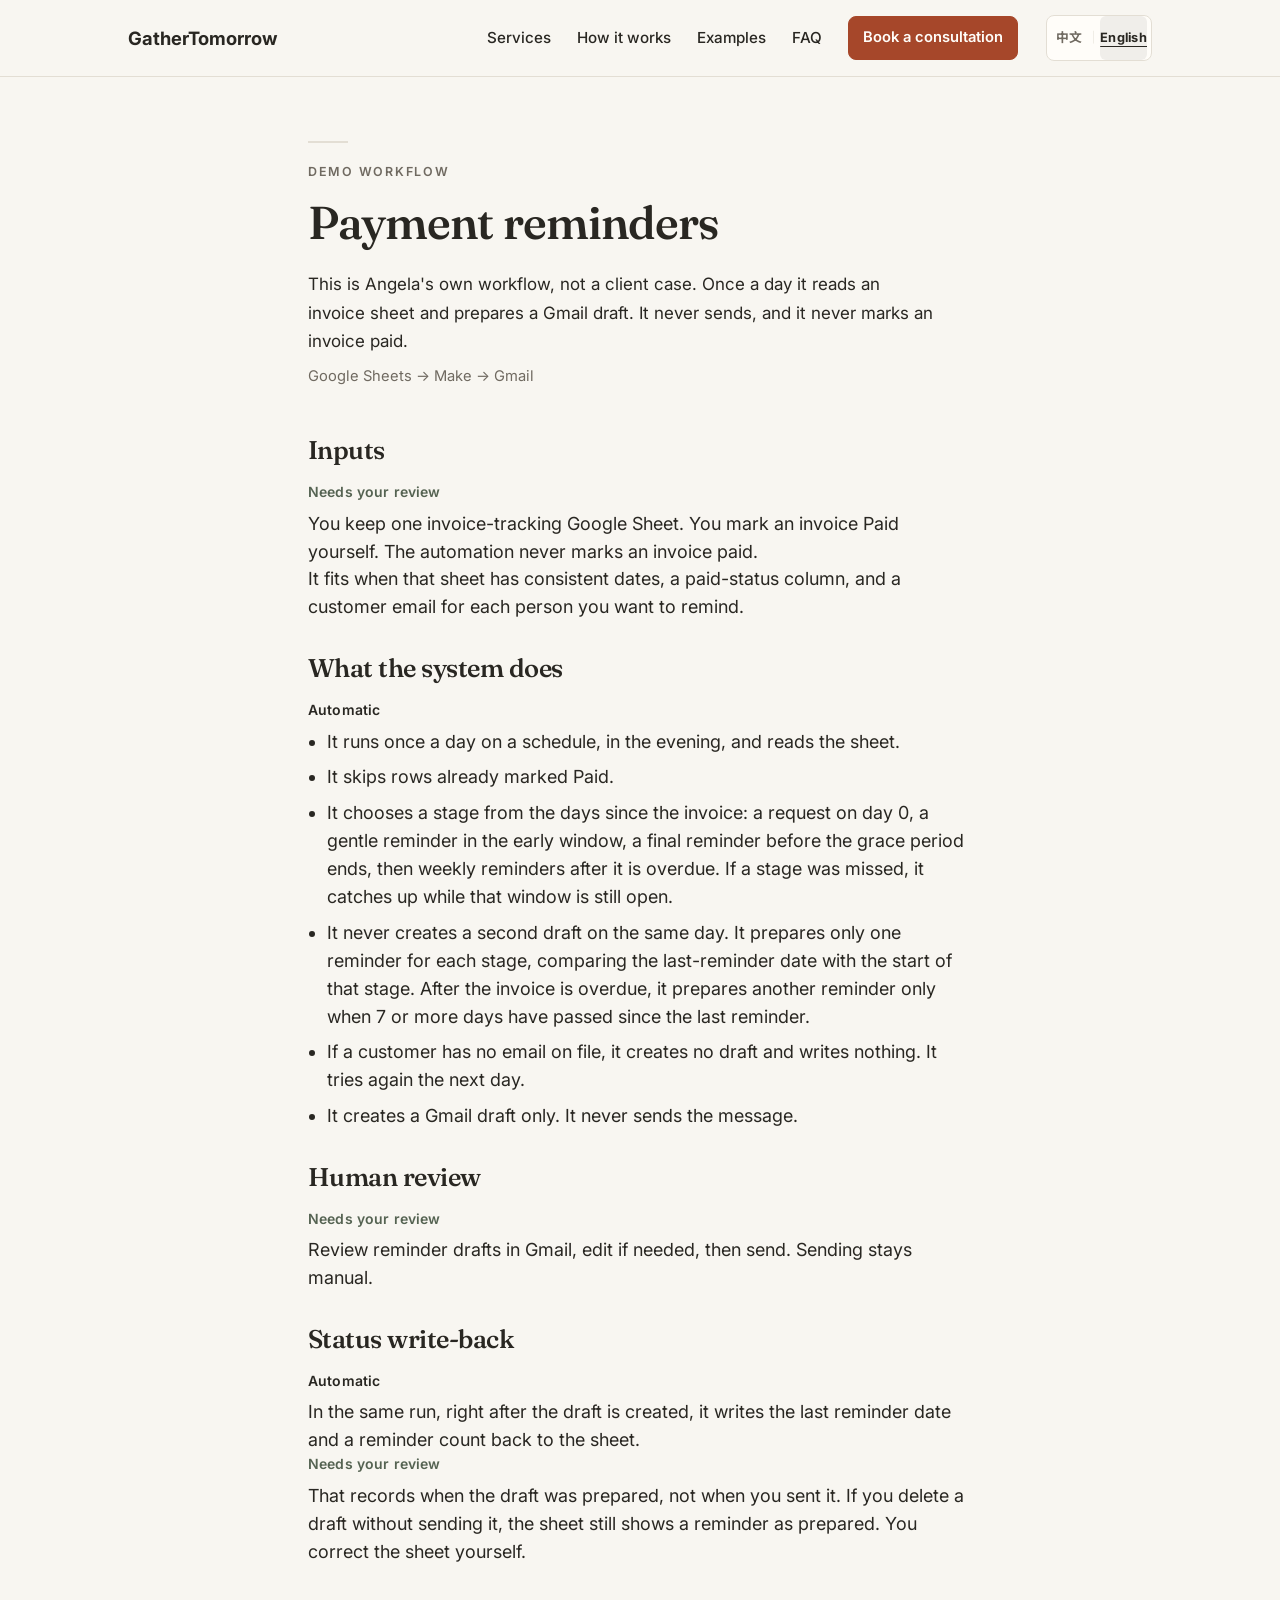
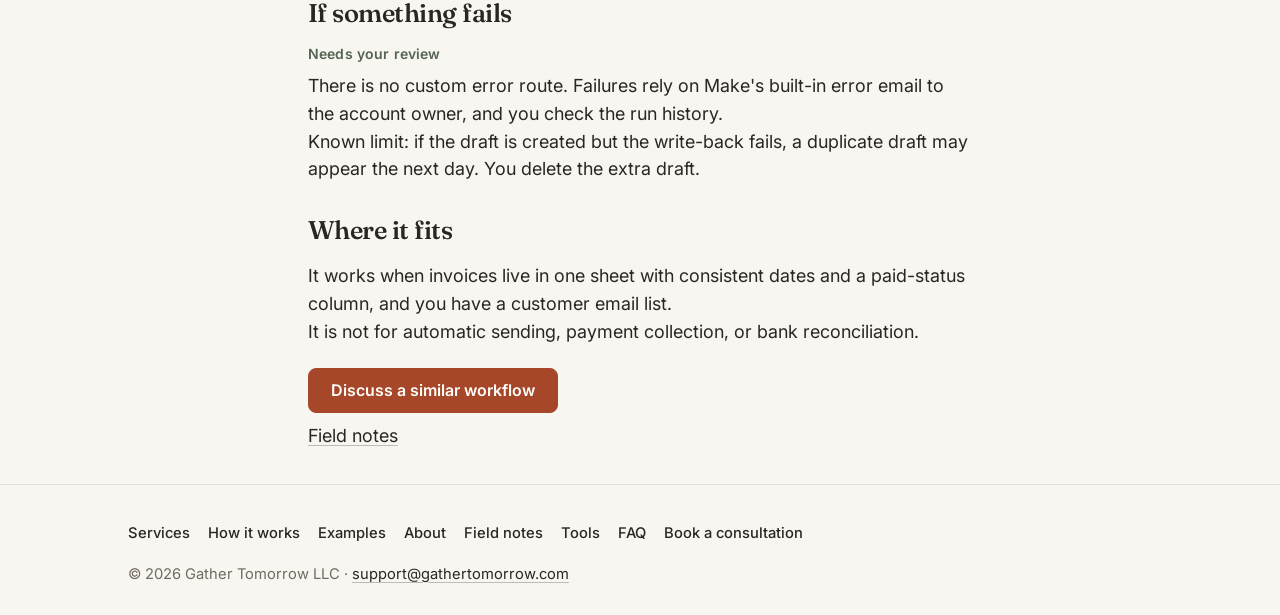
<file: notes/payment-reminders/index.html>
<!DOCTYPE html>
<!-- English demo workflow. Traditional Chinese: /zh/notes/payment-reminders/ -->
<html lang="en">
<head>
<meta charset="UTF-8">
<meta name="viewport" content="width=device-width, initial-scale=1, viewport-fit=cover">
<meta name="theme-color" content="#F8F6F1">
<script src="../../assets/lang.js"></script>
<title>Demo workflow: Payment reminders — Gather Tomorrow LLC</title>
<meta name="description" content="Angela's own payment-reminder workflow. It prepares a Gmail draft from an invoice sheet once a day. It never sends, and it never marks an invoice paid.">
<link rel="canonical" href="https://kuankuan0126-stack.github.io/gathertomorrow-site/notes/payment-reminders/">
<link rel="alternate" hreflang="en" href="https://kuankuan0126-stack.github.io/gathertomorrow-site/notes/payment-reminders/">
<link rel="alternate" hreflang="zh-Hant" href="https://kuankuan0126-stack.github.io/gathertomorrow-site/zh/notes/payment-reminders/">
<link rel="alternate" hreflang="x-default" href="https://kuankuan0126-stack.github.io/gathertomorrow-site/notes/payment-reminders/">
<meta property="og:type" content="article">
<meta property="og:site_name" content="Gather Tomorrow LLC">
<meta property="og:title" content="Demo workflow: Payment reminders — Gather Tomorrow LLC">
<meta property="og:description" content="Angela's own payment-reminder workflow. It prepares a Gmail draft from an invoice sheet once a day. It never sends, and it never marks an invoice paid.">
<meta property="og:url" content="https://kuankuan0126-stack.github.io/gathertomorrow-site/notes/payment-reminders/">
<meta property="og:locale" content="en_US">
<meta property="og:locale:alternate" content="zh_TW">
<meta name="twitter:card" content="summary">
<script type="application/ld+json">
{
  "@context": "https://schema.org",
  "@type": "WebPage",
  "@id": "https://kuankuan0126-stack.github.io/gathertomorrow-site/notes/payment-reminders/#webpage",
  "url": "https://kuankuan0126-stack.github.io/gathertomorrow-site/notes/payment-reminders/",
  "name": "Demo workflow: Payment reminders — Gather Tomorrow LLC",
  "description": "Angela's own payment-reminder workflow. It prepares a Gmail draft from an invoice sheet once a day. It never sends, and it never marks an invoice paid.",
  "inLanguage": "en",
  "isPartOf": {"@id": "https://kuankuan0126-stack.github.io/gathertomorrow-site/#website"}
}
</script>
<link rel="preconnect" href="https://fonts.googleapis.com">
<link rel="preconnect" href="https://fonts.gstatic.com" crossorigin>
<link rel="stylesheet" href="https://fonts.googleapis.com/css2?family=Fraunces:opsz,wght@9..144,500;9..144,600&family=Inter:wght@400;500;600;700&family=Noto+Sans+TC:wght@400;500;600;700&family=Noto+Serif+TC:wght@500;600;700&display=swap">
<link rel="stylesheet" href="../../assets/style.css">
</head>
<body>
<a class="skip" href="#top">Skip to content</a>
<header class="nav">
  <div class="wrap nav-row">
    <a class="logo" href="../../index.html">Gather<span>Tomorrow</span></a>
    <nav class="nav-panel" id="site-nav" aria-label="Primary">
      <a href="../../index.html#services">Services</a>
      <a href="../../index.html#how">How it works</a>
      <a href="../../index.html#examples">Examples</a>
      <a href="../../index.html#faq">FAQ</a>
      <a href="../../index.html#book" class="btn btn-sm">Book a consultation</a>
    </nav>
    <div class="nav-tools">
      <div class="lang-toggle" role="group" aria-label="Language">
        <a class="lang-link" href="../../zh/notes/payment-reminders/index.html" lang="zh-Hant" hreflang="zh-Hant" data-set-lang="zh" aria-label="繁體中文">中文</a><span aria-hidden="true">｜</span><a class="lang-link" href="index.html" lang="en" hreflang="en" data-set-lang="en" aria-current="true" aria-label="English">English</a>
      </div>
      <label class="nav-toggle">
        <span class="visually-hidden">Menu</span>
        <input class="nav-check" type="checkbox" aria-controls="site-nav" aria-expanded="false">
        <span class="nav-burger" aria-hidden="true"><span></span><span></span><span></span></span>
      </label>
    </div>
  </div>
</header>
<main id="top">
<section class="hero hero-compact">
  <div class="wrap narrow">
    <span class="mark" aria-hidden="true"></span>
    <p class="eyebrow">Demo workflow</p>
    <h1>Payment reminders</h1>
    <p class="page-summary">This is Angela's own workflow, not a client case. Once a day it reads an invoice sheet and prepares a Gmail draft. It never sends, and it never marks an invoice paid.</p>
    <p class="chain">Google Sheets → Make → Gmail</p>
  </div>
</section>
<section class="section">
  <div class="wrap narrow">
    <article class="demo-steps">
      <h2>Inputs</h2>
      <p class="step-tag step-you">Needs your review</p>
      <p>You keep one invoice-tracking Google Sheet. You mark an invoice Paid yourself. The automation never marks an invoice paid.</p>
      <p>It fits when that sheet has consistent dates, a paid-status column, and a customer email for each person you want to remind.</p>

      <h2>What the system does</h2>
      <p class="step-tag step-auto">Automatic</p>
      <ul>
        <li>It runs once a day on a schedule, in the evening, and reads the sheet.</li>
        <li>It skips rows already marked Paid.</li>
        <li>It chooses a stage from the days since the invoice: a request on day 0, a gentle reminder in the early window, a final reminder before the grace period ends, then weekly reminders after it is overdue. If a stage was missed, it catches up while that window is still open.</li>
        <li>It never creates a second draft on the same day. It prepares only one reminder for each stage, comparing the last-reminder date with the start of that stage. After the invoice is overdue, it prepares another reminder only when 7 or more days have passed since the last reminder.</li>
        <li>If a customer has no email on file, it creates no draft and writes nothing. It tries again the next day.</li>
        <li>It creates a Gmail draft only. It never sends the message.</li>
      </ul>

      <h2>Human review</h2>
      <p class="step-tag step-you">Needs your review</p>
      <p>Review reminder drafts in Gmail, edit if needed, then send. Sending stays manual.</p>

      <h2>Status write-back</h2>
      <p class="step-tag step-auto">Automatic</p>
      <p>In the same run, right after the draft is created, it writes the last reminder date and a reminder count back to the sheet.</p>
      <p class="step-tag step-you">Needs your review</p>
      <p>That records when the draft was prepared, not when you sent it. If you delete a draft without sending it, the sheet still shows a reminder as prepared. You correct the sheet yourself.</p>

      <h2>If something fails</h2>
      <p class="step-tag step-you">Needs your review</p>
      <p>There is no custom error route. Failures rely on Make's built-in error email to the account owner, and you check the run history.</p>
      <p>Known limit: if the draft is created but the write-back fails, a duplicate draft may appear the next day. You delete the extra draft.</p>

      <h2>Where it fits</h2>
      <p>It works when invoices live in one sheet with consistent dates and a paid-status column, and you have a customer email list.</p>
      <p>It is not for automatic sending, payment collection, or bank reconciliation.</p>
    </article>
    <p class="section-cta"><a class="btn" href="../../index.html#book">Discuss a similar workflow</a></p>
    <p class="back"><a href="../../index.html#notes">Field notes</a></p>
  </div>
</section>
</main>
<footer class="footer">
  <div class="wrap footer-inner">
    <nav aria-label="Footer">
      <a href="../../index.html#services">Services</a>
      <a href="../../index.html#how">How it works</a>
      <a href="../../index.html#examples">Examples</a>
      <a href="../../index.html#about">About</a>
      <a href="../../index.html#notes">Field notes</a>
      <a href="../../tools/index.html">Tools</a>
      <a href="../../index.html#faq">FAQ</a>
      <a href="../../index.html#book">Book a consultation</a>
    </nav>
    <p>© 2026 Gather Tomorrow LLC · <a href="mailto:support@gathertomorrow.com">support@gathertomorrow.com</a></p>
  </div>
</footer>
<script src="../../assets/nav.js"></script>
</body>
</html>
</file>
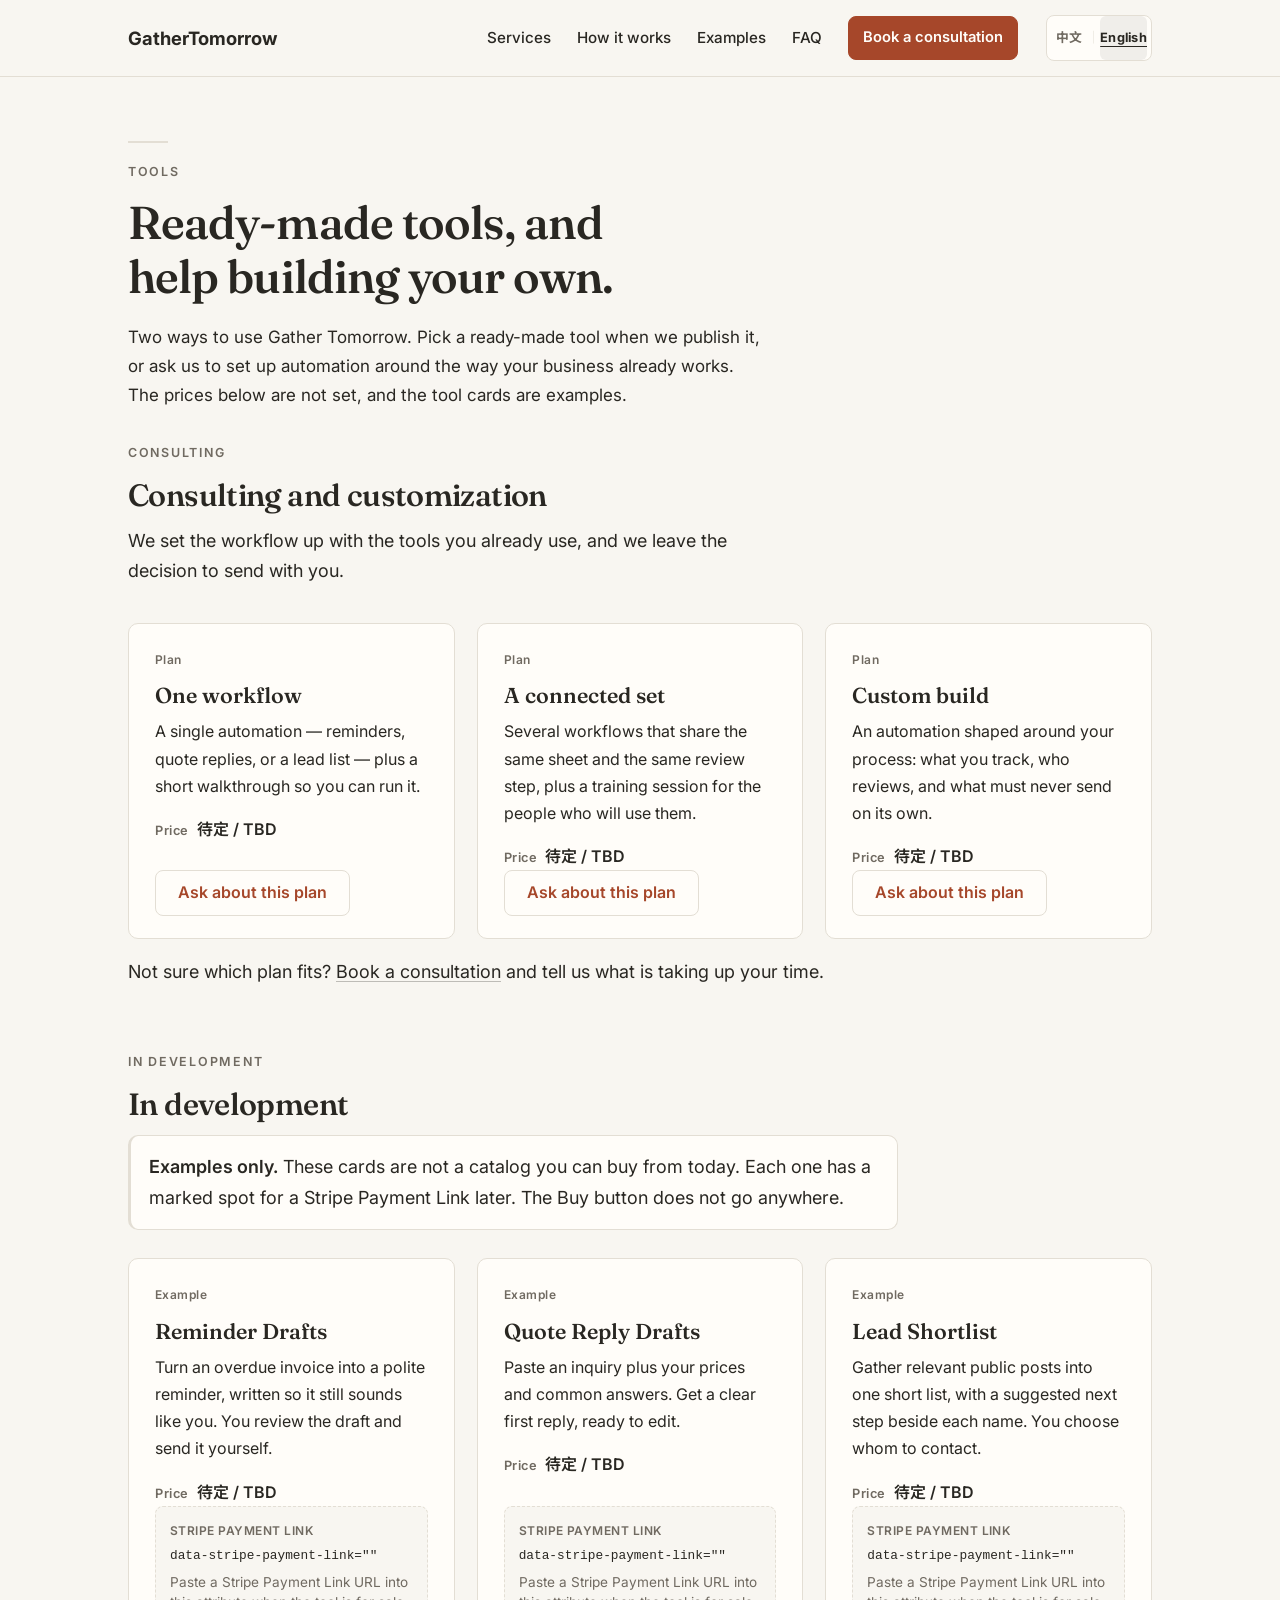
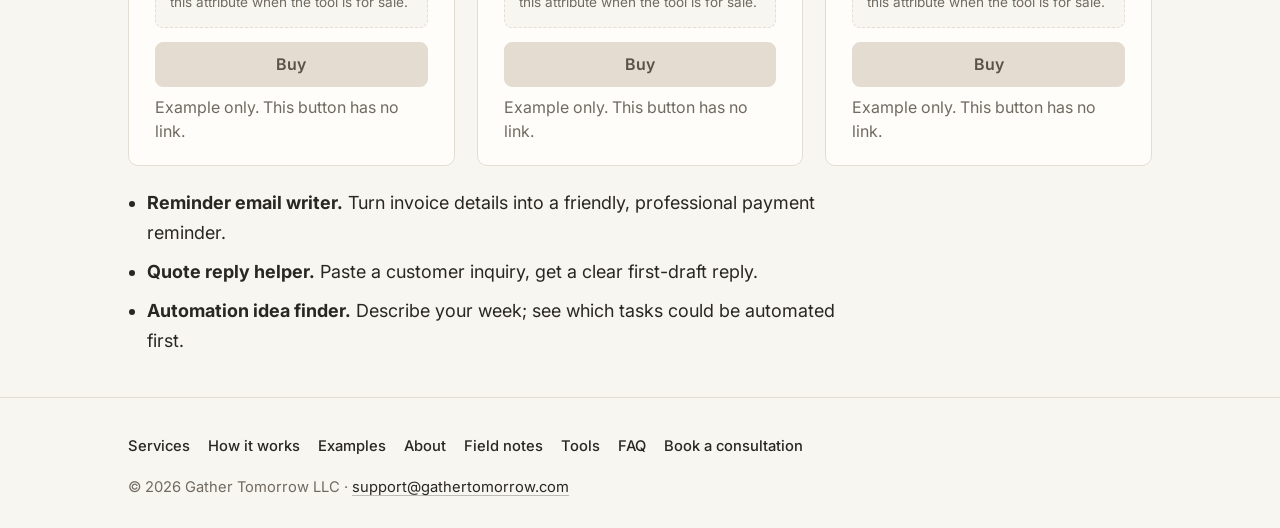
<file: zh/tools/index.html>
<!DOCTYPE html>
<!-- Traditional Chinese (zh-Hant, Taiwan) tools page. English: /tools/ -->
<html lang="zh-Hant">
<head>
<meta charset="UTF-8">
<meta name="viewport" content="width=device-width, initial-scale=1, viewport-fit=cover">
<meta name="theme-color" content="#F3EEE6">
<script src="../../assets/lang.js"></script>
<title>工具 — Gather Tomorrow LLC</title>
<meta name="description" content="Gather Tomorrow 的現成 AI 工具與諮詢方案範例。目前尚未開賣，價格仍為待定。">
<link rel="canonical" href="https://kuankuan0126-stack.github.io/gathertomorrow-site/zh/tools/">
<link rel="alternate" hreflang="en" href="https://kuankuan0126-stack.github.io/gathertomorrow-site/tools/">
<link rel="alternate" hreflang="zh-Hant" href="https://kuankuan0126-stack.github.io/gathertomorrow-site/zh/tools/">
<link rel="alternate" hreflang="x-default" href="https://kuankuan0126-stack.github.io/gathertomorrow-site/tools/">
<meta property="og:type" content="website">
<meta property="og:site_name" content="Gather Tomorrow LLC">
<meta property="og:title" content="工具 — Gather Tomorrow LLC">
<meta property="og:description" content="Gather Tomorrow 的現成 AI 工具與諮詢方案範例。目前尚未開賣，價格仍為待定。">
<meta property="og:url" content="https://kuankuan0126-stack.github.io/gathertomorrow-site/zh/tools/">
<meta property="og:locale" content="zh_TW">
<meta property="og:locale:alternate" content="en_US">
<meta name="twitter:card" content="summary">
<script type="application/ld+json">
{
  "@context": "https://schema.org",
  "@graph": [
    {
      "@type": "WebPage",
      "@id": "https://kuankuan0126-stack.github.io/gathertomorrow-site/zh/tools/#webpage",
      "url": "https://kuankuan0126-stack.github.io/gathertomorrow-site/zh/tools/",
      "name": "工具 — Gather Tomorrow LLC",
      "description": "Gather Tomorrow 的現成 AI 工具與諮詢方案範例。目前尚未開賣，價格仍為待定。",
      "inLanguage": "zh-Hant",
      "isPartOf": {"@id": "https://kuankuan0126-stack.github.io/gathertomorrow-site/#website"},
      "about": {"@id": "https://kuankuan0126-stack.github.io/gathertomorrow-site/#organization"}
    }
  ]
}
</script>
<link rel="preconnect" href="https://fonts.googleapis.com">
<link rel="preconnect" href="https://fonts.gstatic.com" crossorigin>
<link rel="stylesheet" href="https://fonts.googleapis.com/css2?family=Fraunces:opsz,wght@9..144,500;9..144,600&family=Inter:wght@400;500;600;700&family=Noto+Sans+TC:wght@400;500;600;700&family=Noto+Serif+TC:wght@500;600;700&display=swap">
<link rel="stylesheet" href="../../assets/style.css">
</head>
<body>
<!-- 待 Angela 審: 跳至內容 -->
<a class="skip" href="#top">跳至內容</a>
<header class="nav">
  <div class="wrap nav-row">
    <a class="logo" href="../index.html">Gather<span>Tomorrow</span></a>
    <nav class="nav-panel" id="site-nav" aria-label="主要">
      <!-- 待 Angela 審: 服務 -->
      <a href="../index.html#services">服務</a>
      <!-- 待 Angela 審: 怎麼進行 -->
      <a href="../index.html#how">怎麼進行</a>
      <!-- 待 Angela 審: 例子 -->
      <a href="../index.html#examples">例子</a>
      <!-- 待 Angela 審: 常見問題 -->
      <a href="../index.html#faq">常見問題</a>
      <a href="../index.html#book" class="btn btn-sm">預約諮詢</a>
    </nav>
    <div class="nav-tools">
      <div class="lang-toggle" role="group" aria-label="語言">
        <a class="lang-link" href="index.html" lang="zh-Hant" hreflang="zh-Hant" data-set-lang="zh" aria-current="true" aria-label="繁體中文">中文</a><span aria-hidden="true">｜</span><a class="lang-link" href="../../tools/index.html" lang="en" hreflang="en" data-set-lang="en" aria-label="English">English</a>
      </div>
      <label class="nav-toggle">
        <!-- 待 Angela 審: 選單 -->
        <span class="visually-hidden">選單</span>
        <input class="nav-check" type="checkbox" aria-controls="site-nav" aria-expanded="false">
        <span class="nav-burger" aria-hidden="true"><span></span><span></span><span></span></span>
      </label>
    </div>
  </div>
</header>

<main id="top">
<section class="hero hero-compact">
  <div class="wrap">
    <span class="mark" aria-hidden="true"></span>
    <p class="eyebrow">工具</p>
    <h1>現成工具，以及為你量身建置的協助。</h1>
    <p class="page-summary">使用 Gather Tomorrow 有兩種方式。工具正式推出後可以直接採用；也可以請我們依照你現在的工作方式，把自動化設定好。下面的價格都還沒有定案，工具卡片是範例。</p>
  </div>
</section>

<section id="consult" class="section">
  <div class="wrap">
    <p class="eyebrow">諮詢</p>
    <h2>諮詢與客製</h2>
    <p class="sub">我們用你已經在用的工具把流程設定好，寄出與否仍由你決定。</p>
    <div class="grid3">
      <article class="card">
        <span class="tag">方案</span>
        <h3>單一流程</h3>
        <p>一項自動化——催款、報價回覆，或潛在客戶名單——再加上一段短說明，讓你自己能操作。</p>
        <p class="price"><span class="price-label">價格</span>待定 / TBD</p>
        <a class="btn plan-link" href="../index.html#book">詢問此方案</a>
      </article>
      <article class="card">
        <span class="tag">方案</span>
        <h3>一組相連的流程</h3>
        <p>數個共用同一份試算表、同一個審閱步驟的流程，並為實際使用的人安排一次教學。</p>
        <p class="price"><span class="price-label">價格</span>待定 / TBD</p>
        <a class="btn plan-link" href="../index.html#book">詢問此方案</a>
      </article>
      <article class="card">
        <span class="tag">方案</span>
        <h3>客製建置</h3>
        <p>依照你的流程打造自動化：你追蹤什麼、誰來審，以及哪些內容絕不能自行寄出。</p>
        <p class="price"><span class="price-label">價格</span>待定 / TBD</p>
        <a class="btn plan-link" href="../index.html#book">詢問此方案</a>
      </article>
    </div>
    <p class="fallback">不確定哪個方案適合？<a href="../index.html#book">預約諮詢</a>，告訴我們什麼事佔掉了你的時間。</p>
  </div>
</section>

<section id="develop" class="section alt">
  <div class="wrap">
    <!-- 待 Angela 審: 開發中 -->
    <p class="eyebrow">開發中</p>
    <!-- 待 Angela 審: 開發中 -->
    <h2>開發中</h2>
    <p class="notice"><strong>僅為範例。</strong> 這些卡片不是現在就能購買的目錄。每一張都留了日後貼上 Stripe 付款連結的位置。購買按鈕不會連到任何地方。</p>
    <div class="grid3">
      <article class="card tool-card">
        <span class="tag">範例</span>
        <h3>催款草稿</h3>
        <p>把逾期發票寫成一封有禮貌的提醒，讀起來仍然像你本人。你先看過草稿，再自己寄出。</p>
        <p class="price"><span class="price-label">價格</span>待定 / TBD</p>
        <!-- STRIPE 付款連結：這個範例變成正式商品時，把付款連結網址貼進 data-stripe-payment-link。在那之前保持空白。不要給購買按鈕加上 href。 -->
        <div class="stripe-slot" data-stripe-payment-link="">
          <span class="slot-label">Stripe 付款連結</span>
          <code>data-stripe-payment-link=""</code>
          <span class="slot-help">工具開賣時，把 Stripe 付款連結網址貼進這個屬性。</span>
        </div>
        <button class="btn buy" type="button" disabled>購買</button>
        <p class="buy-note">僅為範例。這個按鈕沒有連結。</p>
      </article>
      <article class="card tool-card">
        <span class="tag">範例</span>
        <h3>報價回覆草稿</h3>
        <p>貼上客戶詢問，加上你的價格與常見回答，取得一封清楚、可再修改的初稿。</p>
        <p class="price"><span class="price-label">價格</span>待定 / TBD</p>
        <!-- STRIPE 付款連結：開賣時把付款連結網址貼進 data-stripe-payment-link。 -->
        <div class="stripe-slot" data-stripe-payment-link="">
          <span class="slot-label">Stripe 付款連結</span>
          <code>data-stripe-payment-link=""</code>
          <span class="slot-help">工具開賣時，把 Stripe 付款連結網址貼進這個屬性。</span>
        </div>
        <button class="btn buy" type="button" disabled>購買</button>
        <p class="buy-note">僅為範例。這個按鈕沒有連結。</p>
      </article>
      <article class="card tool-card">
        <span class="tag">範例</span>
        <h3>潛在客戶短名單</h3>
        <p>把相關的公開貼文收成一份短名單，每個名字旁邊附上建議的下一步。要聯絡誰，由你決定。</p>
        <p class="price"><span class="price-label">價格</span>待定 / TBD</p>
        <!-- STRIPE 付款連結：開賣時把付款連結網址貼進 data-stripe-payment-link。 -->
        <div class="stripe-slot" data-stripe-payment-link="">
          <span class="slot-label">Stripe 付款連結</span>
          <code>data-stripe-payment-link=""</code>
          <span class="slot-help">工具開賣時，把 Stripe 付款連結網址貼進這個屬性。</span>
        </div>
        <button class="btn buy" type="button" disabled>購買</button>
        <p class="buy-note">僅為範例。這個按鈕沒有連結。</p>
      </article>
    </div>
      <ul class="sketch">
      <li><strong>催款信產生器。</strong> 把發票資料寫成一封友善、專業的催款信。</li>
      <li><strong>報價回覆幫手。</strong> 貼上客戶的詢問，取得一封清楚的初稿回覆。</li>
      <li><strong>自動化點子掃描。</strong> 描述你的一週，看看哪些工作適合先自動化。</li>
    </ul>
</div>
</section>

</main>

<footer class="footer">
  <div class="wrap footer-inner">
    <!-- 待 Angela 審: 頁尾 -->
    <nav aria-label="頁尾">
      <a href="../index.html#services">服務</a>
      <a href="../index.html#how">怎麼進行</a>
      <a href="../index.html#examples">例子</a>
      <a href="../index.html#about">關於我們</a><!-- 待 Angela 審: 關於我們 -->
      <a href="../index.html#notes">現場筆記</a>
      <a href="index.html">工具</a>
      <a href="../index.html#faq">常見問題</a>
      <a href="../index.html#book">預約諮詢</a>
    </nav>
    <p>© 2026 Gather Tomorrow LLC · <a href="mailto:support@gathertomorrow.com">support@gathertomorrow.com</a></p>
  </div>
</footer>
<script src="../../assets/nav.js"></script>
</body>
</html>
</file>
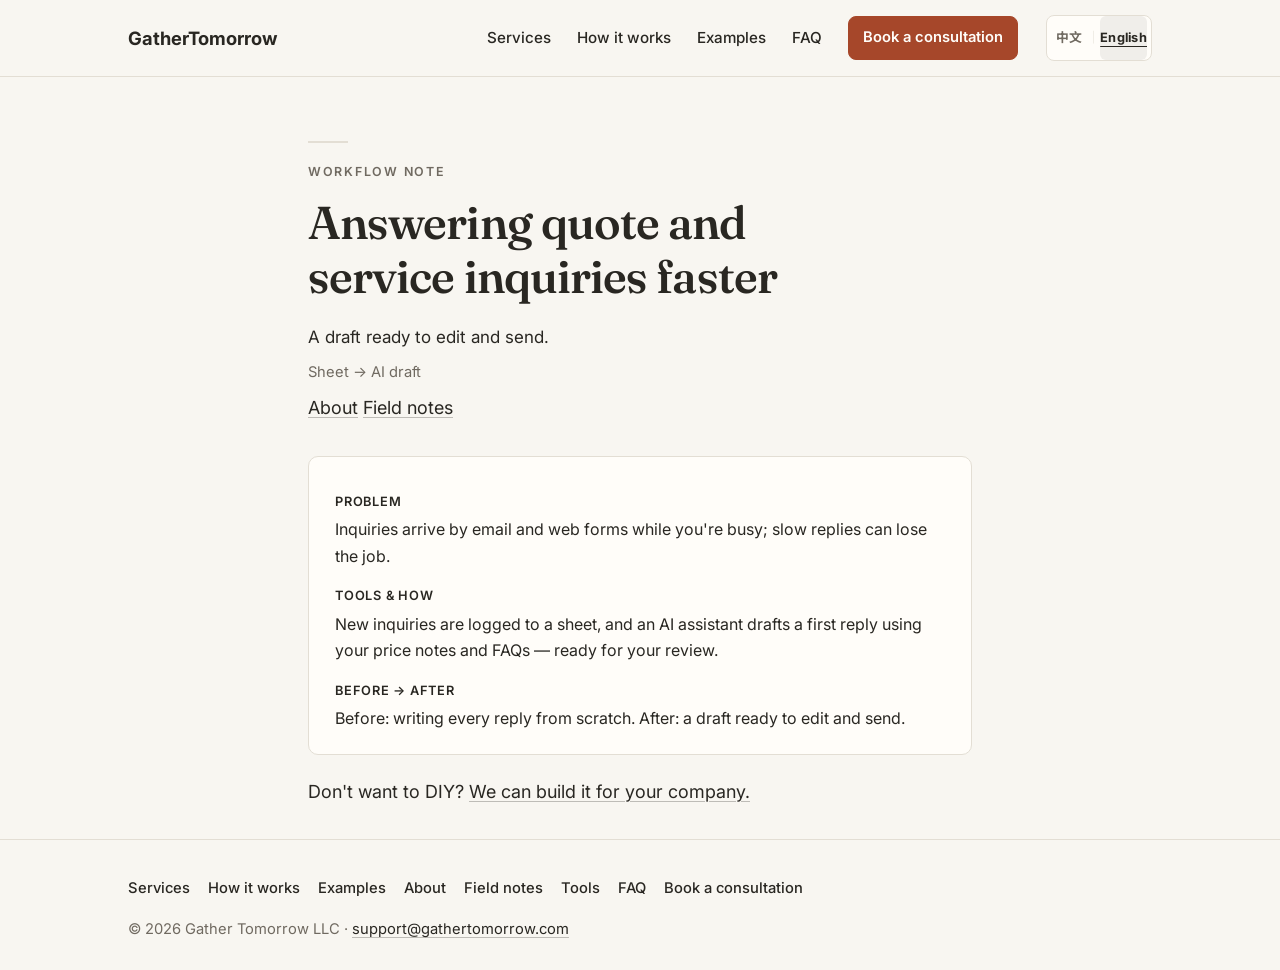
<file: zh/notes/inquiry-replies/index.html>
<!DOCTYPE html>
<!-- Traditional Chinese workflow note. English: /notes/inquiry-replies/ -->
<html lang="zh-Hant">
<head>
<meta charset="UTF-8">
<meta name="viewport" content="width=device-width, initial-scale=1, viewport-fit=cover">
<meta name="theme-color" content="#F3EEE6">
<script src="../../../assets/lang.js"></script>
<!-- 待 Angela 審: 流程筆記（標題） -->
<title>流程筆記：報價與服務詢問 — Gather Tomorrow LLC</title>
<meta name="description" content="詢問從電子郵件和網站表單進來，你正忙的時候，回得慢就可能失去這筆生意。">
<link rel="canonical" href="https://kuankuan0126-stack.github.io/gathertomorrow-site/zh/notes/inquiry-replies/">
<link rel="alternate" hreflang="en" href="https://kuankuan0126-stack.github.io/gathertomorrow-site/notes/inquiry-replies/">
<link rel="alternate" hreflang="zh-Hant" href="https://kuankuan0126-stack.github.io/gathertomorrow-site/zh/notes/inquiry-replies/">
<link rel="alternate" hreflang="x-default" href="https://kuankuan0126-stack.github.io/gathertomorrow-site/notes/inquiry-replies/">
<meta property="og:type" content="article">
<meta property="og:site_name" content="Gather Tomorrow LLC">
<meta property="og:title" content="流程筆記：報價與服務詢問 — Gather Tomorrow LLC">
<meta property="og:description" content="詢問從電子郵件和網站表單進來，你正忙的時候，回得慢就可能失去這筆生意。">
<meta property="og:url" content="https://kuankuan0126-stack.github.io/gathertomorrow-site/zh/notes/inquiry-replies/">
<meta property="og:locale" content="zh_TW">
<meta property="og:locale:alternate" content="en_US">
<meta name="twitter:card" content="summary">
<script type="application/ld+json">
{
  "@context": "https://schema.org",
  "@type": "WebPage",
  "@id": "https://kuankuan0126-stack.github.io/gathertomorrow-site/zh/notes/inquiry-replies/#webpage",
  "url": "https://kuankuan0126-stack.github.io/gathertomorrow-site/zh/notes/inquiry-replies/",
  "name": "流程筆記：報價與服務詢問 — Gather Tomorrow LLC",
  "description": "詢問從電子郵件和網站表單進來，你正忙的時候，回得慢就可能失去這筆生意。",
  "inLanguage": "zh-Hant",
  "isPartOf": {"@id": "https://kuankuan0126-stack.github.io/gathertomorrow-site/#website"}
}
</script>
<link rel="preconnect" href="https://fonts.googleapis.com">
<link rel="preconnect" href="https://fonts.gstatic.com" crossorigin>
<link rel="stylesheet" href="https://fonts.googleapis.com/css2?family=Fraunces:opsz,wght@9..144,500;9..144,600&family=Inter:wght@400;500;600;700&family=Noto+Sans+TC:wght@400;500;600;700&family=Noto+Serif+TC:wght@500;600;700&display=swap">
<link rel="stylesheet" href="../../../assets/style.css">
</head>
<body>
<!-- 待 Angela 審: 跳至內容 -->
<a class="skip" href="#top">跳至內容</a>
<header class="nav">
  <div class="wrap nav-row">
    <a class="logo" href="../../index.html">Gather<span>Tomorrow</span></a>
    <nav class="nav-panel" id="site-nav" aria-label="主要">
      <!-- 待 Angela 審: 服務 -->
      <a href="../../index.html#services">服務</a>
      <!-- 待 Angela 審: 怎麼進行 -->
      <a href="../../index.html#how">怎麼進行</a>
      <!-- 待 Angela 審: 例子 -->
      <a href="../../index.html#examples">例子</a>
      <!-- 待 Angela 審: 常見問題 -->
      <a href="../../index.html#faq">常見問題</a>
      <a href="../../index.html#book" class="btn btn-sm">預約諮詢</a>
    </nav>
    <div class="nav-tools">
      <div class="lang-toggle" role="group" aria-label="語言">
        <a class="lang-link" href="index.html" lang="zh-Hant" hreflang="zh-Hant" data-set-lang="zh" aria-current="true" aria-label="繁體中文">中文</a><span aria-hidden="true">｜</span><a class="lang-link" href="../../../notes/inquiry-replies/index.html" lang="en" hreflang="en" data-set-lang="en" aria-label="English">English</a>
      </div>
      <label class="nav-toggle">
        <!-- 待 Angela 審: 選單 -->
        <span class="visually-hidden">選單</span>
        <input class="nav-check" type="checkbox" aria-controls="site-nav" aria-expanded="false">
        <span class="nav-burger" aria-hidden="true"><span></span><span></span><span></span></span>
      </label>
    </div>
  </div>
</header>
<main id="top">
<section class="hero hero-compact">
  <div class="wrap narrow">
    <span class="mark" aria-hidden="true"></span>
    <!-- 待 Angela 審: 流程筆記 -->
    <p class="eyebrow">流程筆記</p>
    <h1>更快回覆報價與服務詢問</h1>
    <p class="page-summary">草稿就緒，改一改就能寄出。</p>
    <!-- 待 Angela 審: 試算表 → AI 草稿 -->
    <p class="chain">試算表 → AI 草稿</p>
    <p class="back"><a href="../../index.html#about">關於我們</a><!-- 待 Angela 審: 關於我們 -->
      <a href="../../index.html#notes">現場筆記</a></p>
  </div>
</section>
<section class="section">
  <div class="wrap narrow">
    <article class="card">
      <dl>
        <dt>問題</dt><dd>詢問從電子郵件和網站表單進來，你正忙的時候，回得慢就可能失去這筆生意。</dd>
        <dt>工具與做法</dt><dd>新的詢問會記到試算表，AI 助理再依照你的價格筆記與常見問答草擬第一封回覆——供你審閱。</dd>
        <dt>之前 → 之後</dt><dd>之前：每封回覆都從零開始寫。之後：草稿就緒，改一改就能寄出。</dd>
      </dl>
    </article>
    <p class="section-cta">不想自己動手？<a href="../../index.html#book">我們可以為你的公司建置。</a></p>
  </div>
</section>
</main>
<footer class="footer">
  <div class="wrap footer-inner">
    <!-- 待 Angela 審: 頁尾 -->
    <nav aria-label="頁尾">
      <a href="../../index.html#services">服務</a>
      <a href="../../index.html#how">怎麼進行</a>
      <a href="../../index.html#examples">例子</a>
      <a href="../../index.html#about">關於我們</a><!-- 待 Angela 審: 關於我們 -->
      <a href="../../index.html#notes">現場筆記</a>
      <a href="../../tools/index.html">工具</a>
      <a href="../../index.html#faq">常見問題</a>
      <a href="../../index.html#book">預約諮詢</a>
    </nav>
    <p>© 2026 Gather Tomorrow LLC · <a href="mailto:support@gathertomorrow.com">support@gathertomorrow.com</a></p>
  </div>
</footer>
<script src="../../../assets/nav.js"></script>
</body>
</html>
</file>
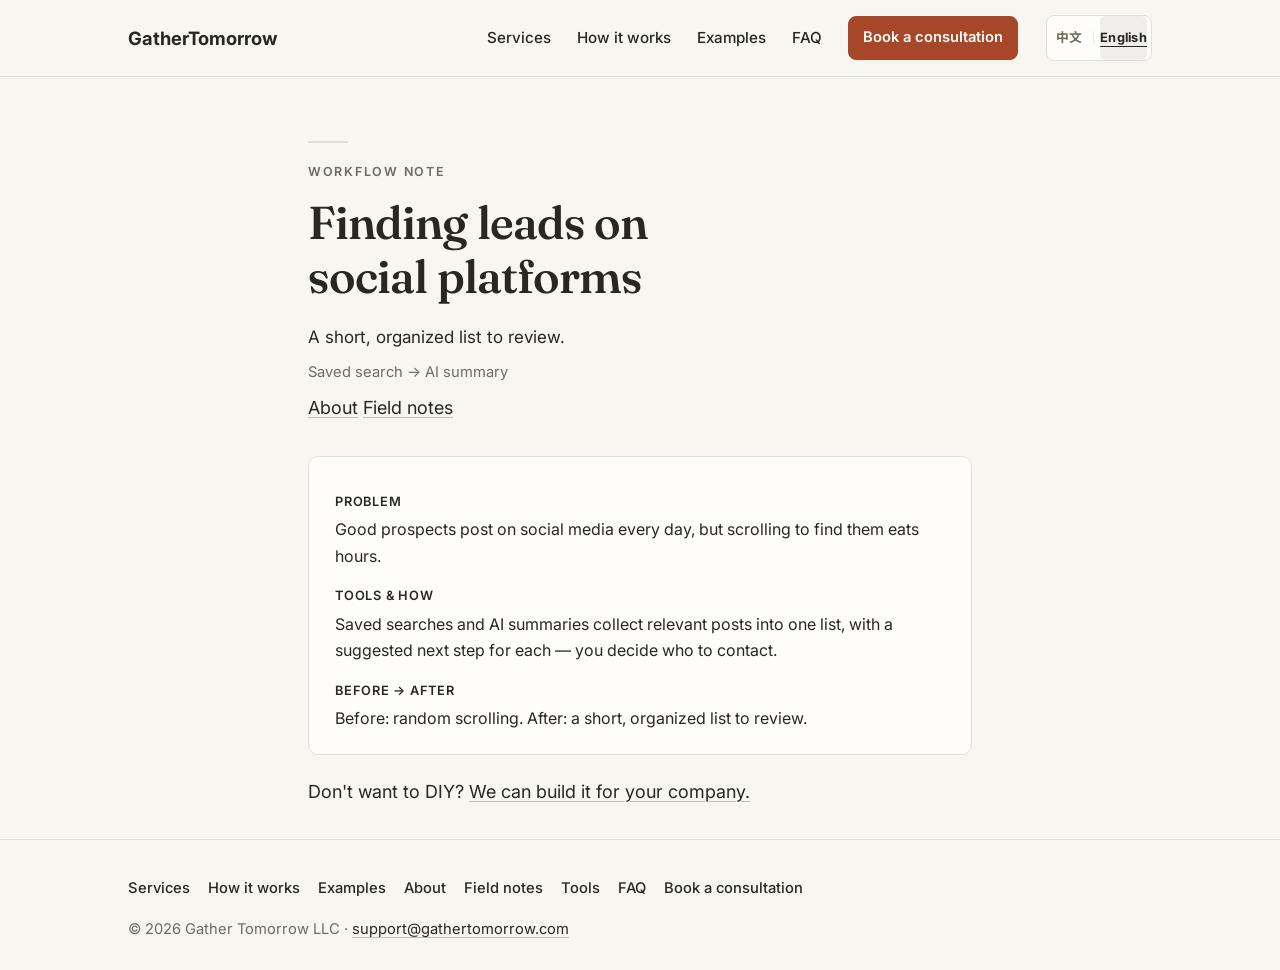
<file: zh/notes/lead-organizing/index.html>
<!DOCTYPE html>
<!-- Traditional Chinese workflow note. English: /notes/lead-organizing/ -->
<html lang="zh-Hant">
<head>
<meta charset="UTF-8">
<meta name="viewport" content="width=device-width, initial-scale=1, viewport-fit=cover">
<meta name="theme-color" content="#F3EEE6">
<script src="../../../assets/lang.js"></script>
<!-- 待 Angela 審: 流程筆記（標題） -->
<title>流程筆記：在社群平台上找到潛在客戶 — Gather Tomorrow LLC</title>
<meta name="description" content="合適的潛在客戶每天都在社群上發文，但一直滑著找，會吃掉好幾個小時。">
<link rel="canonical" href="https://kuankuan0126-stack.github.io/gathertomorrow-site/zh/notes/lead-organizing/">
<link rel="alternate" hreflang="en" href="https://kuankuan0126-stack.github.io/gathertomorrow-site/notes/lead-organizing/">
<link rel="alternate" hreflang="zh-Hant" href="https://kuankuan0126-stack.github.io/gathertomorrow-site/zh/notes/lead-organizing/">
<link rel="alternate" hreflang="x-default" href="https://kuankuan0126-stack.github.io/gathertomorrow-site/notes/lead-organizing/">
<meta property="og:type" content="article">
<meta property="og:site_name" content="Gather Tomorrow LLC">
<meta property="og:title" content="流程筆記：在社群平台上找到潛在客戶 — Gather Tomorrow LLC">
<meta property="og:description" content="合適的潛在客戶每天都在社群上發文，但一直滑著找，會吃掉好幾個小時。">
<meta property="og:url" content="https://kuankuan0126-stack.github.io/gathertomorrow-site/zh/notes/lead-organizing/">
<meta property="og:locale" content="zh_TW">
<meta property="og:locale:alternate" content="en_US">
<meta name="twitter:card" content="summary">
<script type="application/ld+json">
{
  "@context": "https://schema.org",
  "@type": "WebPage",
  "@id": "https://kuankuan0126-stack.github.io/gathertomorrow-site/zh/notes/lead-organizing/#webpage",
  "url": "https://kuankuan0126-stack.github.io/gathertomorrow-site/zh/notes/lead-organizing/",
  "name": "流程筆記：在社群平台上找到潛在客戶 — Gather Tomorrow LLC",
  "description": "合適的潛在客戶每天都在社群上發文，但一直滑著找，會吃掉好幾個小時。",
  "inLanguage": "zh-Hant",
  "isPartOf": {"@id": "https://kuankuan0126-stack.github.io/gathertomorrow-site/#website"}
}
</script>
<link rel="preconnect" href="https://fonts.googleapis.com">
<link rel="preconnect" href="https://fonts.gstatic.com" crossorigin>
<link rel="stylesheet" href="https://fonts.googleapis.com/css2?family=Fraunces:opsz,wght@9..144,500;9..144,600&family=Inter:wght@400;500;600;700&family=Noto+Sans+TC:wght@400;500;600;700&family=Noto+Serif+TC:wght@500;600;700&display=swap">
<link rel="stylesheet" href="../../../assets/style.css">
</head>
<body>
<!-- 待 Angela 審: 跳至內容 -->
<a class="skip" href="#top">跳至內容</a>
<header class="nav">
  <div class="wrap nav-row">
    <a class="logo" href="../../index.html">Gather<span>Tomorrow</span></a>
    <nav class="nav-panel" id="site-nav" aria-label="主要">
      <!-- 待 Angela 審: 服務 -->
      <a href="../../index.html#services">服務</a>
      <!-- 待 Angela 審: 怎麼進行 -->
      <a href="../../index.html#how">怎麼進行</a>
      <!-- 待 Angela 審: 例子 -->
      <a href="../../index.html#examples">例子</a>
      <!-- 待 Angela 審: 常見問題 -->
      <a href="../../index.html#faq">常見問題</a>
      <a href="../../index.html#book" class="btn btn-sm">預約諮詢</a>
    </nav>
    <div class="nav-tools">
      <div class="lang-toggle" role="group" aria-label="語言">
        <a class="lang-link" href="index.html" lang="zh-Hant" hreflang="zh-Hant" data-set-lang="zh" aria-current="true" aria-label="繁體中文">中文</a><span aria-hidden="true">｜</span><a class="lang-link" href="../../../notes/lead-organizing/index.html" lang="en" hreflang="en" data-set-lang="en" aria-label="English">English</a>
      </div>
      <label class="nav-toggle">
        <!-- 待 Angela 審: 選單 -->
        <span class="visually-hidden">選單</span>
        <input class="nav-check" type="checkbox" aria-controls="site-nav" aria-expanded="false">
        <span class="nav-burger" aria-hidden="true"><span></span><span></span><span></span></span>
      </label>
    </div>
  </div>
</header>
<main id="top">
<section class="hero hero-compact">
  <div class="wrap narrow">
    <span class="mark" aria-hidden="true"></span>
    <!-- 待 Angela 審: 流程筆記 -->
    <p class="eyebrow">流程筆記</p>
    <h1>在社群平台上找到潛在客戶</h1>
    <p class="page-summary">一份短而整齊、可以審閱的清單。</p>
    <!-- 待 Angela 審: 已存搜尋 → AI 摘要 -->
    <p class="chain">已存搜尋 → AI 摘要</p>
    <p class="back"><a href="../../index.html#about">關於我們</a><!-- 待 Angela 審: 關於我們 -->
      <a href="../../index.html#notes">現場筆記</a></p>
  </div>
</section>
<section class="section">
  <div class="wrap narrow">
    <article class="card">
      <dl>
        <dt>問題</dt><dd>合適的潛在客戶每天都在社群上發文，但一直滑著找，會吃掉好幾個小時。</dd>
        <dt>工具與做法</dt><dd>已儲存的搜尋加上 AI 摘要，把相關貼文收成一份清單，並為每一則建議下一步——由你決定要聯絡誰。</dd>
        <dt>之前 → 之後</dt><dd>之前：漫無目的地滑。之後：一份短而整齊、可以審閱的清單。</dd>
      </dl>
    </article>
    <p class="section-cta">不想自己動手？<a href="../../index.html#book">我們可以為你的公司建置。</a></p>
  </div>
</section>
</main>
<footer class="footer">
  <div class="wrap footer-inner">
    <!-- 待 Angela 審: 頁尾 -->
    <nav aria-label="頁尾">
      <a href="../../index.html#services">服務</a>
      <a href="../../index.html#how">怎麼進行</a>
      <a href="../../index.html#examples">例子</a>
      <a href="../../index.html#about">關於我們</a><!-- 待 Angela 審: 關於我們 -->
      <a href="../../index.html#notes">現場筆記</a>
      <a href="../../tools/index.html">工具</a>
      <a href="../../index.html#faq">常見問題</a>
      <a href="../../index.html#book">預約諮詢</a>
    </nav>
    <p>© 2026 Gather Tomorrow LLC · <a href="mailto:support@gathertomorrow.com">support@gathertomorrow.com</a></p>
  </div>
</footer>
<script src="../../../assets/nav.js"></script>
</body>
</html>
</file>
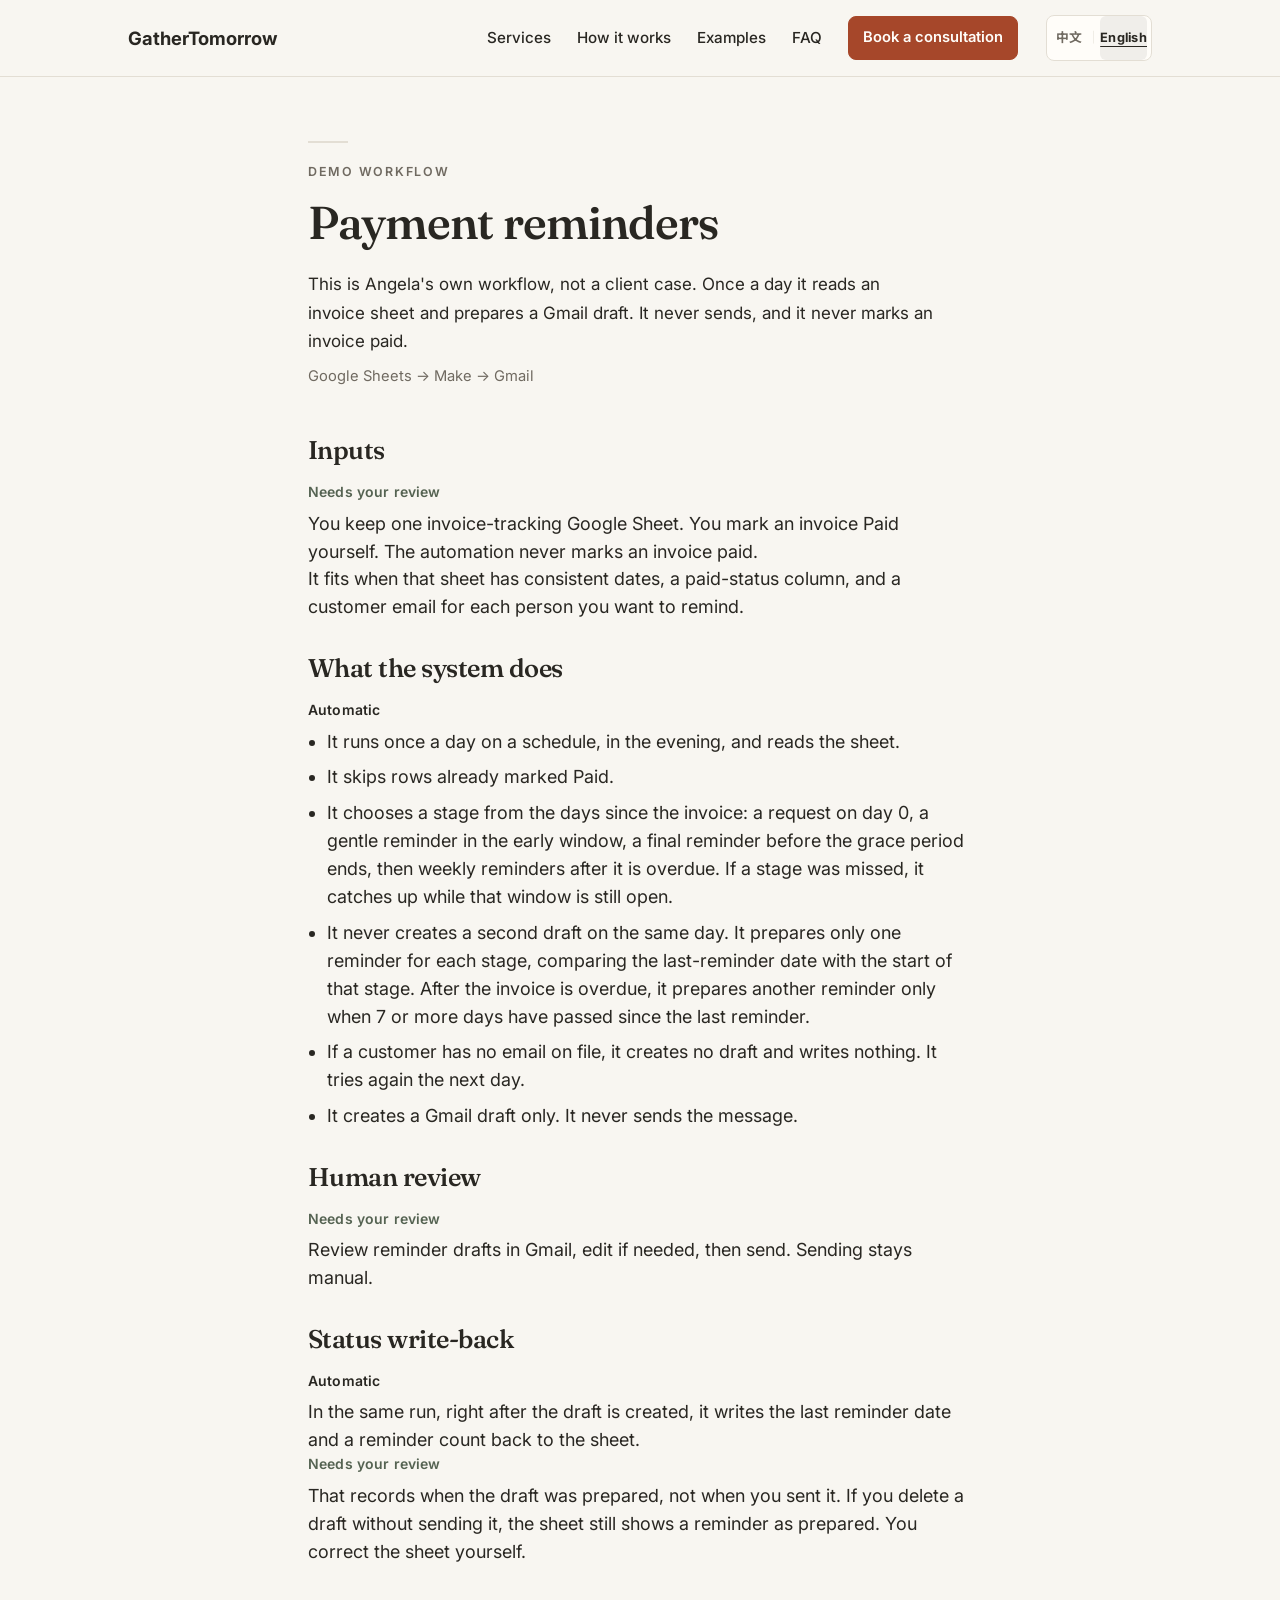
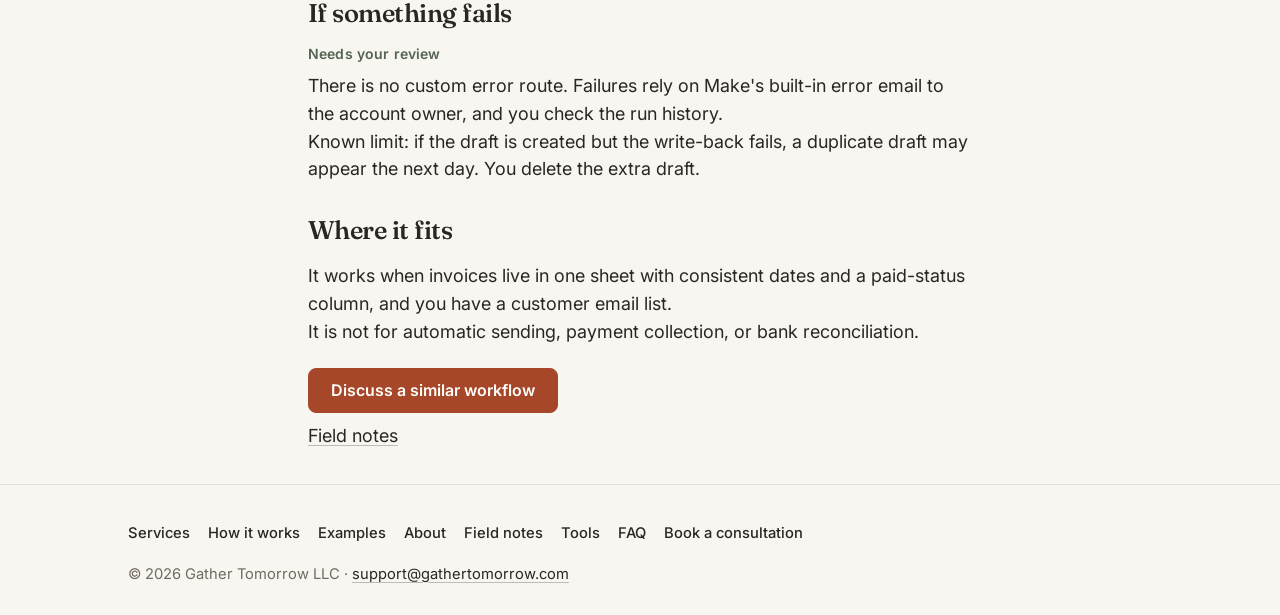
<file: zh/notes/payment-reminders/index.html>
<!DOCTYPE html>
<!-- Traditional Chinese demo workflow. English: /notes/payment-reminders/ -->
<html lang="zh-Hant">
<head>
<meta charset="UTF-8">
<meta name="viewport" content="width=device-width, initial-scale=1, viewport-fit=cover">
<meta name="theme-color" content="#F8F6F1">
<script src="../../../assets/lang.js"></script>
<!-- 待 Angela 審: 示範流程（標題） -->
<title>示範流程：催款提醒 — Gather Tomorrow LLC</title>
<!-- 待 Angela 審: meta description -->
<meta name="description" content="這是 Angela 自己的催款提醒流程，不是客戶案例。它每天讀一次發票試算表，只準備 Gmail 草稿。不會寄出，也不會把發票標成已付款。">
<link rel="canonical" href="https://kuankuan0126-stack.github.io/gathertomorrow-site/zh/notes/payment-reminders/">
<link rel="alternate" hreflang="en" href="https://kuankuan0126-stack.github.io/gathertomorrow-site/notes/payment-reminders/">
<link rel="alternate" hreflang="zh-Hant" href="https://kuankuan0126-stack.github.io/gathertomorrow-site/zh/notes/payment-reminders/">
<link rel="alternate" hreflang="x-default" href="https://kuankuan0126-stack.github.io/gathertomorrow-site/notes/payment-reminders/">
<meta property="og:type" content="article">
<meta property="og:site_name" content="Gather Tomorrow LLC">
<meta property="og:title" content="示範流程：催款提醒 — Gather Tomorrow LLC">
<meta property="og:description" content="這是 Angela 自己的催款提醒流程，不是客戶案例。它每天讀一次發票試算表，只準備 Gmail 草稿。不會寄出，也不會把發票標成已付款。">
<meta property="og:url" content="https://kuankuan0126-stack.github.io/gathertomorrow-site/zh/notes/payment-reminders/">
<meta property="og:locale" content="zh_TW">
<meta property="og:locale:alternate" content="en_US">
<meta name="twitter:card" content="summary">
<script type="application/ld+json">
{
  "@context": "https://schema.org",
  "@type": "WebPage",
  "@id": "https://kuankuan0126-stack.github.io/gathertomorrow-site/zh/notes/payment-reminders/#webpage",
  "url": "https://kuankuan0126-stack.github.io/gathertomorrow-site/zh/notes/payment-reminders/",
  "name": "示範流程：催款提醒 — Gather Tomorrow LLC",
  "description": "這是 Angela 自己的催款提醒流程，不是客戶案例。它每天讀一次發票試算表，只準備 Gmail 草稿。不會寄出，也不會把發票標成已付款。",
  "inLanguage": "zh-Hant",
  "isPartOf": {"@id": "https://kuankuan0126-stack.github.io/gathertomorrow-site/#website"}
}
</script>
<link rel="preconnect" href="https://fonts.googleapis.com">
<link rel="preconnect" href="https://fonts.gstatic.com" crossorigin>
<link rel="stylesheet" href="https://fonts.googleapis.com/css2?family=Fraunces:opsz,wght@9..144,500;9..144,600&family=Inter:wght@400;500;600;700&family=Noto+Sans+TC:wght@400;500;600;700&family=Noto+Serif+TC:wght@500;600;700&display=swap">
<link rel="stylesheet" href="../../../assets/style.css">
</head>
<body>
<!-- 待 Angela 審: 跳至內容 -->
<a class="skip" href="#top">跳至內容</a>
<header class="nav">
  <div class="wrap nav-row">
    <a class="logo" href="../../index.html">Gather<span>Tomorrow</span></a>
    <nav class="nav-panel" id="site-nav" aria-label="主要">
      <!-- 待 Angela 審: 服務 -->
      <a href="../../index.html#services">服務</a>
      <!-- 待 Angela 審: 怎麼進行 -->
      <a href="../../index.html#how">怎麼進行</a>
      <!-- 待 Angela 審: 例子 -->
      <a href="../../index.html#examples">例子</a>
      <!-- 待 Angela 審: 常見問題 -->
      <a href="../../index.html#faq">常見問題</a>
      <a href="../../index.html#book" class="btn btn-sm">預約諮詢</a>
    </nav>
    <div class="nav-tools">
      <div class="lang-toggle" role="group" aria-label="語言">
        <a class="lang-link" href="index.html" lang="zh-Hant" hreflang="zh-Hant" data-set-lang="zh" aria-current="true" aria-label="繁體中文">中文</a><span aria-hidden="true">｜</span><a class="lang-link" href="../../../notes/payment-reminders/index.html" lang="en" hreflang="en" data-set-lang="en" aria-label="English">English</a>
      </div>
      <label class="nav-toggle">
        <!-- 待 Angela 審: 選單 -->
        <span class="visually-hidden">選單</span>
        <input class="nav-check" type="checkbox" aria-controls="site-nav" aria-expanded="false">
        <span class="nav-burger" aria-hidden="true"><span></span><span></span><span></span></span>
      </label>
    </div>
  </div>
</header>
<main id="top">
<section class="hero hero-compact">
  <div class="wrap narrow">
    <span class="mark" aria-hidden="true"></span>
    <!-- 待 Angela 審: 示範流程 -->
    <p class="eyebrow">示範流程</p>
    <h1>催款提醒</h1>
    <!-- 待 Angela 審: 頁首摘要 -->
    <p class="page-summary">這是 Angela 自己的流程，不是客戶案例。它每天讀一次發票試算表，只準備 Gmail 草稿。不會寄出，也不會把發票標成已付款。</p>
    <p class="chain">Google 試算表 → Make → Gmail</p>
  </div>
</section>
<section class="section">
  <div class="wrap narrow">
    <article class="demo-steps">
      <!-- 待 Angela 審: 輸入 -->
      <h2>輸入</h2>
      <!-- 待 Angela 審: 需要你審 -->
      <p class="step-tag step-you">需要你審</p>
      <!-- 待 Angela 審 -->
      <p>發票清單由你自己留著。發票要標成已付款，也是你手動做。自動化不會把發票標成已付款。</p>
      <!-- 待 Angela 審 -->
      <p>這套做法要試算表上的日期一致、有一個已付款狀態欄，而且每一位你想提醒的客戶都有電子郵件。</p>

      <!-- 待 Angela 審: 系統做什麼 -->
      <h2>系統做什麼</h2>
      <!-- 待 Angela 審: 自動 -->
      <p class="step-tag step-auto">自動</p>
      <ul>
        <!-- 待 Angela 審 -->
        <li>每天傍晚依排程跑一次，讀取試算表。</li>
        <!-- 待 Angela 審 -->
        <li>略過已經標成已付款的列。</li>
        <!-- 待 Angela 審 -->
        <li>依照發票過了幾天決定階段：第 0 天是請款，前期是一封和緩的提醒，寬限結束前是最後一次提醒，逾期之後改成每週提醒。若錯過某個階段，會在那個窗口還開著的時候補上。</li>
        <!-- 待 Angela 審 -->
        <li>同一天不會再做第二封草稿。每個階段只準備一次提醒，用來比對的是「上次提醒日期」和該階段的開始。逾期之後，要距離上次提醒至少 7 天才會再準備一封。</li>
        <!-- 待 Angela 審 -->
        <li>客戶沒有留電子郵件時，不建立草稿，也不寫回試算表。隔天再試。</li>
        <!-- 待 Angela 審 -->
        <li>只建立 Gmail 草稿。不會寄出。</li>
      </ul>

      <!-- 待 Angela 審: 人工審閱 -->
      <h2>人工審閱</h2>
      <p class="step-tag step-you">需要你審</p>
      <!-- 待 Angela 審: 在 Gmail 審閱提醒草稿 -->
      <p>在 Gmail 審閱提醒草稿，需要的話修改，再自行寄出。寄出永遠是手動的。</p>

      <!-- 待 Angela 審: 狀態寫回 -->
      <h2>狀態寫回</h2>
      <p class="step-tag step-auto">自動</p>
      <!-- 待 Angela 審 -->
      <p>同一次執行裡，草稿一建立，就把「上次提醒日期」和提醒次數寫回同一份試算表。</p>
      <p class="step-tag step-you">需要你審</p>
      <!-- 待 Angela 審 -->
      <p>寫回去的是草稿準備好的時間，不是你寄出的時間。若草稿沒寄出就刪掉，試算表仍會顯示已準備過提醒。這時要你自己改試算表。</p>

      <!-- 待 Angela 審: 出錯時 -->
      <h2>出錯時</h2>
      <p class="step-tag step-you">需要你審</p>
      <!-- 待 Angela 審 -->
      <p>沒有另外做的錯誤路線。失敗時靠 Make 內建的錯誤信寄給帳號擁有者，並由你查看執行紀錄。</p>
      <!-- 待 Angela 審 -->
      <p>已知限制：若草稿已建立、但寫回失敗，隔天可能再出現一封重複草稿。多出來的那封由你刪掉。</p>

      <!-- 待 Angela 審: 適用範圍 -->
      <h2>適用範圍</h2>
      <!-- 待 Angela 審 -->
      <p>發票在同一份試算表、日期一致、有已付款狀態欄，而且有客戶電子郵件清單時，這套做法才適用。</p>
      <!-- 待 Angela 審 -->
      <p>它不是用來自動寄信、收款，或對銀行帳的。</p>
    </article>
    <!-- 待 Angela 審: 討論類似的流程 -->
    <p class="section-cta"><a class="btn" href="../../index.html#book">討論類似的流程</a></p>
    <p class="back"><a href="../../index.html#notes">現場筆記</a></p>
  </div>
</section>
</main>
<footer class="footer">
  <div class="wrap footer-inner">
    <!-- 待 Angela 審: 頁尾 -->
    <nav aria-label="頁尾">
      <a href="../../index.html#services">服務</a>
      <a href="../../index.html#how">怎麼進行</a>
      <a href="../../index.html#examples">例子</a>
      <!-- 待 Angela 審: 關於我們 -->
      <a href="../../index.html#about">關於我們</a>
      <a href="../../index.html#notes">現場筆記</a>
      <a href="../../tools/index.html">工具</a>
      <a href="../../index.html#faq">常見問題</a>
      <a href="../../index.html#book">預約諮詢</a>
    </nav>
    <p>© 2026 Gather Tomorrow LLC · <a href="mailto:support@gathertomorrow.com">support@gathertomorrow.com</a></p>
  </div>
</footer>
<script src="../../../assets/nav.js"></script>
</body>
</html>
</file>
<file: assets/style.css>
/* Gather Tomorrow — warm editorial theme.
   One accent: terracotta. Cream paper, warm charcoal ink.
   Headings: Fraunces (Latin) and Noto Serif TC. Body: Inter and Noto Sans TC.
   The wordmark stays in Inter. */
:root {
  --bg: #F8F6F1;
  --bg-top: #F8F6F1;
  --bg-raised: #FFFDF9;
  --bg-alt: transparent;
  --card: #FFFDF9;
  --text: #292722;
  --muted: #706A61;
  --accent: #A6472A;
  --sage: #556352;
  --on-accent: #FFFDF9;
  --line: #E3DED4;
  --line-strong: #E3DED4;
  --pending-bg: #FFFDF9;
  --space-1: 8px;
  --space-2: 16px;
  --space-3: 24px;
  --space-4: 32px;
  --space-5: 40px;
  --space-6: 48px;
  --space-7: 64px;
  --space-8: 80px;
  --space-9: 32px;
  color-scheme: light;
  --sans: Inter, "Noto Sans TC", "PingFang TC", "Microsoft JhengHei", "Noto Sans CJK TC", sans-serif;
  --serif: Fraunces, "Noto Serif TC", "Iowan Old Style", Palatino, Georgia, serif;
  --serif-tc: "Noto Serif TC", Fraunces, "Iowan Old Style", Palatino, Georgia, serif;
  --sans-tc: "Noto Sans TC", Inter, "PingFang TC", "Microsoft JhengHei", "Noto Sans CJK TC", sans-serif;
}

* { box-sizing: border-box; margin: 0; padding: 0; }

html { scroll-behavior: smooth; }

body {
  font-family: var(--sans);
  background: var(--bg);
  color: var(--text);
  line-height: 1.7;
  font-size: 1.125rem;
  font-weight: 400;
  -webkit-font-smoothing: antialiased;
  text-rendering: optimizeLegibility;
}

:lang(zh-Hant) body {
  font-family: var(--sans-tc);
  line-height: 1.85;
}

::selection { background: #F0D3C4; color: var(--text); }

img { max-width: 100%; height: auto; }

a {
  color: var(--accent);
  text-decoration-color: color-mix(in srgb, var(--accent) 42%, transparent);
  text-decoration-thickness: 1px;
  text-underline-offset: 3px;
}

a:hover { text-decoration-color: color-mix(in srgb, var(--accent) 78%, transparent); }

:focus-visible {
  outline: 2px solid var(--text);
  outline-offset: 3px;
}

.visually-hidden {
  position: absolute;
  width: 1px;
  height: 1px;
  padding: 0;
  margin: -1px;
  overflow: hidden;
  clip: rect(0 0 0 0);
  white-space: nowrap;
  border: 0;
}

.skip {
  position: absolute;
  left: max(16px, env(safe-area-inset-left));
  top: 8px;
  z-index: 40;
  transform: translateY(-160%);
  background: var(--accent);
  color: var(--on-accent);
  text-decoration: none;
  font-weight: 600;
  padding: 8px 14px;
  border-radius: 8px;
}

.skip:focus {
  transform: none;
  outline-color: var(--text);
}

.wrap {
  max-width: 1080px;
  margin: 0 auto;
  padding: 0 max(28px, env(safe-area-inset-right)) 0 max(28px, env(safe-area-inset-left));
}

.narrow { max-width: 720px; }

[id] { scroll-margin-top: 96px; }

/* Header */
.nav {
  position: sticky;
  top: 0;
  z-index: 20;
  background: rgba(243, 238, 230, 0.92);
  backdrop-filter: blur(12px);
  border-bottom: 1px solid var(--line);
}

.nav-row {
  display: flex;
  align-items: center;
  gap: 28px;
  min-height: 76px;
}

.logo {
  font-family: Inter, "Noto Sans TC", sans-serif;
  font-weight: 700;
  font-size: 1.15rem;
  color: var(--text);
  text-decoration: none;
  letter-spacing: 0;
  flex: 0 0 auto;
  white-space: nowrap;
  line-height: 1;
}

.logo span { color: var(--accent); }

.nav-panel {
  display: flex;
  align-items: center;
  gap: 8px 26px;
  margin-left: auto;
}

.nav-panel a:not(.btn) {
  color: var(--text);
  font-size: 0.95rem;
  font-weight: 500;
  text-decoration: none;
  min-height: 44px;
  display: inline-flex;
  align-items: center;
}

.nav-panel a:not(.btn):hover { color: var(--accent); }

.nav-panel a[aria-current="page"] {
  color: var(--accent);
  text-decoration: underline;
  text-underline-offset: 4px;
}

.nav-tools {
  display: flex;
  align-items: center;
  gap: 10px;
  flex: 0 0 auto;
}

.nav-toggle {
  display: none;
  position: relative;
  width: 44px;
  height: 44px;
  align-items: center;
  justify-content: center;
  color: var(--text);
  border: 1px solid var(--line-strong);
  border-radius: 8px;
  background: var(--bg-raised);
  cursor: pointer;
}

.nav-check {
  position: absolute;
  inset: 0;
  width: 100%;
  height: 100%;
  margin: 0;
  opacity: 0;
  cursor: pointer;
}

.nav-toggle:has(.nav-check:focus-visible) {
  outline: 2px solid var(--text);
  outline-offset: 3px;
}

.nav-burger {
  position: relative;
  width: 16px;
  height: 12px;
  display: block;
}

.nav-burger span {
  position: absolute;
  left: 0;
  right: 0;
  height: 1.5px;
  background: currentColor;
  border-radius: 1px;
}

.nav-burger span:nth-child(1) { top: 0; }
.nav-burger span:nth-child(2) { top: 5.25px; }
.nav-burger span:nth-child(3) { top: 10.5px; }

.nav-toggle:has(.nav-check:checked) .nav-burger span:nth-child(1) {
  top: 5.25px;
  transform: rotate(45deg);
}

.nav-toggle:has(.nav-check:checked) .nav-burger span:nth-child(2) { opacity: 0; }

.nav-toggle:has(.nav-check:checked) .nav-burger span:nth-child(3) {
  top: 5.25px;
  transform: rotate(-45deg);
}

.lang-toggle {
  display: inline-flex;
  align-items: center;
  border: 1px solid var(--line-strong);
  border-radius: 8px;
  padding: 0 4px;
  min-height: 44px;
  background: var(--bg-raised);
  font-size: 0.8rem;
  line-height: 1;
  letter-spacing: 0.02em;
}

.lang-toggle .lang-link {
  color: var(--muted);
  font-weight: 700;
  text-decoration: none;
  min-width: 36px;
  min-height: 44px;
  display: inline-flex;
  align-items: center;
  justify-content: center;
}

.lang-toggle .lang-link[aria-current="true"] {
  color: var(--text);
  text-decoration: underline;
  text-underline-offset: 4px;
  background: color-mix(in srgb, var(--text) 7%, var(--card));
  border-radius: 6px;
}

.lang-toggle span { color: var(--line-strong); }

/* Buttons */
.btn {
  display: inline-flex;
  align-items: center;
  justify-content: center;
  min-height: 44px;
  background: var(--accent);
  color: var(--on-accent);
  font-family: var(--sans);
  font-weight: 600;
  padding: 12px 22px;
  border-radius: 8px;
  border: 1px solid var(--accent);
  cursor: pointer;
  font-size: 1rem;
  text-align: center;
  text-decoration: none;
  line-height: 1.2;
}

:lang(zh-Hant) .btn { font-family: var(--sans-tc); }

.btn:hover {
  background: color-mix(in srgb, var(--accent) 86%, var(--text));
  border-color: color-mix(in srgb, var(--accent) 86%, var(--text));
  text-decoration: none;
  color: var(--on-accent);
}

.btn:disabled,
.btn[disabled] {
  background: #E4DCD0;
  border-color: #E4DCD0;
  color: #5C5146;
  cursor: not-allowed;
}

.btn-sm { padding: 8px 14px; font-size: 0.92rem; }

.btn-ghost {
  background: transparent;
  color: var(--accent);
}

.btn-ghost:hover {
  background: color-mix(in srgb, var(--accent) 8%, transparent);
  color: var(--accent);
  border-color: var(--accent);
}

/* Hero */
.hero { padding: 44px 0 40px; background: linear-gradient(180deg, var(--bg-top) 0%, var(--bg) 72%); }

.hero-compact { padding: 64px 0 36px; }

.hero-layout {
  display: grid;
  grid-template-columns: minmax(0, 1.7fr) minmax(210px, 0.55fr);
  gap: 40px 56px;
  align-items: start;
}

.mark {
  display: block;
  width: 40px;
  height: 2px;
  background: var(--line-strong);
  margin-bottom: 18px;
}

.eyebrow {
  font-family: var(--sans);
  font-size: 0.78rem;
  font-weight: 600;
  letter-spacing: 0.14em;
  text-transform: uppercase;
  color: var(--muted);
  margin-bottom: 14px;
}

:lang(zh-Hant) .eyebrow {
  font-family: var(--sans-tc);
  letter-spacing: 0.08em;
  text-transform: none;
  font-size: 0.95rem;
}

h1, h2, h3 {
  font-family: var(--serif);
  font-weight: 560;
  font-optical-sizing: auto;
  text-wrap: balance;
}

:lang(zh-Hant) h1,
:lang(zh-Hant) h2,
:lang(zh-Hant) h3 {
  font-family: var(--serif-tc);
  font-weight: 600;
  letter-spacing: 0;
  text-wrap: balance;
}

h1 {
  font-size: clamp(2.15rem, 3vw, 2.85rem);
  line-height: 1.16;
  letter-spacing: -0.02em;
  margin-bottom: 20px;
  max-width: 20em;
  color: var(--text);
  hyphens: manual;
}

:lang(zh-Hant) h1 {
  line-height: 1.32;
  max-width: 16em;
  letter-spacing: 0;
}

h1 .accent {
  color: inherit;
  text-decoration: underline;
  text-decoration-color: var(--accent);
  text-decoration-thickness: 2px;
  text-underline-offset: 0.14em;
}

.keep { white-space: nowrap; }

.page-summary {
  font-family: inherit;
  font-weight: 400;
  font-size: 1.0625rem;
  line-height: 1.7;
  color: var(--text);
  max-width: 40rem;
  margin: 0;
  text-wrap: pretty;
}

:lang(zh-Hant) .page-summary {
  font-family: inherit;
  font-weight: 400;
  font-size: 1.0625rem;
  line-height: 1.85;
}

.lead {
  font-size: 1.05rem;
  line-height: 1.65;
  color: var(--text);
  max-width: 40rem;
  margin-bottom: 0;
}

:lang(zh-Hant) .lead { line-height: 1.85; }

.cta-row {
  display: flex;
  gap: 12px;
  flex-wrap: wrap;
  margin-top: 22px;
}

.fine {
  margin-top: 12px;
  color: var(--muted);
  font-size: 0.92rem;
}

.hero-index {
  border-top: 2px solid var(--accent);
  padding-top: 16px;
  margin-top: 8px;
}

.hero-index p {
  font-family: var(--sans);
  font-size: 0.78rem;
  font-weight: 600;
  letter-spacing: 0.14em;
  text-transform: uppercase;
  color: var(--muted);
}

:lang(zh-Hant) .hero-index p {
  font-family: var(--sans-tc);
  letter-spacing: 0.08em;
  text-transform: none;
  font-size: 0.95rem;
}

.hero-index ol {
  list-style: none;
  margin: 16px 0 0;
  padding: 0;
  display: grid;
  gap: 18px;
  counter-reset: note;
}

.hero-index li { counter-increment: note; }

.hero-index a {
  font-family: var(--serif);
  font-weight: 500;
  font-size: 1.2rem;
  line-height: 1.35;
  color: var(--accent);
  text-decoration-thickness: 1px;
}

.hero-index a::before {
  content: counter(note, decimal-leading-zero);
  display: block;
  font-family: var(--sans);
  font-size: 0.75rem;
  font-weight: 600;
  letter-spacing: 0.08em;
  color: var(--muted);
  margin-bottom: 4px;
}

/* Sections */
.section { padding: var(--space-9) 0; }

.alt {
  background: var(--bg-alt);
  border-top: 1px solid var(--line);
  border-bottom: 1px solid var(--line);
}

h2 {
  font-size: clamp(1.85rem, 3vw, 2.45rem);
  line-height: 1.2;
  letter-spacing: -0.02em;
  margin-bottom: 12px;
  max-width: 20em;
}

:lang(zh-Hant) h2 { line-height: 1.4; letter-spacing: 0; }

h3 {
  font-size: 1.4rem;
  line-height: 1.3;
  margin: 12px 0 8px;
}

:lang(zh-Hant) h3 { line-height: 1.45; }

.sub {
  max-width: 42rem;
  margin-bottom: 36px;
}

.grid3, .grid2 { display: grid; gap: 22px; }

.grid3 { grid-template-columns: 1fr; }
.grid2 { grid-template-columns: 1fr; }

.card {
  background: var(--bg-raised);
  border: 1px solid var(--line);
  border-radius: 10px;
  padding: 26px 26px 22px;
  display: flex;
  flex-direction: column;
  min-width: 0;
}

.card:hover { border-color: var(--line-strong); }

.tag {
  align-self: flex-start;
  font-family: var(--sans);
  font-size: 0.75rem;
  font-weight: 600;
  letter-spacing: 0.04em;
  color: var(--muted);
}

:lang(zh-Hant) .tag { font-family: var(--sans-tc); letter-spacing: 0.02em; }

dl dt {
  font-family: var(--sans);
  font-size: 0.8rem;
  font-weight: 600;
  letter-spacing: 0.06em;
  text-transform: uppercase;
  margin-top: 16px;
  color: var(--text);
}

:lang(zh-Hant) dl dt {
  font-family: var(--sans-tc);
  letter-spacing: 0.04em;
  text-transform: none;
  font-size: 0.92rem;
}

dl dt:first-of-type { margin-top: 8px; }

dl dd {
  margin-top: 4px;
  font-size: 1rem;
  line-height: 1.65;
}

.card p, .case ol { font-size: 1rem; }

.case ol { margin: 8px 0 0; padding-left: 1.2rem; }

.case li { margin: 0 0 10px; padding-left: 4px; }

.case li::marker { color: var(--muted); font-weight: 600; }

.card.muted { border-style: dashed; }

.card-foot {
  margin-top: auto;
  padding-top: 18px;
  border-top: 1px solid var(--line);
  display: flex;
  flex-direction: column;
  gap: 12px;
}

.like {
  align-self: flex-start;
  background: transparent;
  border: 1px solid var(--line-strong);
  color: var(--muted);
  border-radius: 999px;
  min-height: 44px;
  padding: 0 16px;
  cursor: not-allowed;
  font: inherit;
  font-size: 0.92rem;
}

.diy { font-weight: 600; font-size: 0.98rem; line-height: 1.45; }

.form {
  display: grid;
  gap: 16px;
  background: var(--bg-raised);
  border: 1px solid var(--line);
  border-radius: 12px;
  padding: 24px;
}

.form label {
  display: grid;
  gap: 6px;
  font-size: 0.92rem;
  font-weight: 600;
  color: var(--text);
}

.form input, .form textarea {
  background: var(--bg);
  border: 1px solid var(--line-strong);
  border-radius: 8px;
  padding: 12px 14px;
  color: var(--text);
  font: inherit;
  font-size: 1rem;
  line-height: 1.5;
  min-height: 48px;
  width: 100%;
}

.form textarea { min-height: 140px; resize: vertical; }

.form input:focus-visible, .form textarea:focus-visible {
  outline: 2px solid var(--text);
  outline-offset: 2px;
  border-color: var(--accent);
}

.fallback { margin-top: 18px; }

.notice {
  border: 1px solid var(--line-strong);
  border-left: 3px solid var(--accent);
  background: var(--bg-raised);
  border-radius: 10px;
  padding: 16px 18px;
  margin: 0 0 28px;
  max-width: 70ch;
}

.notice strong { font-weight: 600; }

.price, .card p.price {
  margin-top: 16px;
  font-variant-numeric: tabular-nums;
  font-weight: 600;
  color: var(--text);
}

.price-label {
  color: var(--muted);
  margin-right: 8px;
  font-size: 0.8rem;
  font-weight: 600;
  letter-spacing: 0.04em;
}

:lang(zh-Hant) .price-label { letter-spacing: 0; }

.stripe-slot {
  margin-top: auto;
  border: 1px dashed var(--line-strong);
  border-radius: 8px;
  padding: 14px;
  background: var(--bg);
  display: flex;
  flex-direction: column;
  gap: 6px;
}

.slot-label {
  font-size: 0.75rem;
  font-weight: 600;
  letter-spacing: 0.04em;
  text-transform: uppercase;
  color: var(--muted);
}

:lang(zh-Hant) .slot-label { letter-spacing: 0.02em; text-transform: none; font-size: 0.85rem; }

.stripe-slot code {
  font-family: ui-monospace, "Cascadia Mono", "Segoe UI Mono", monospace;
  color: var(--text);
  font-size: 0.8rem;
  line-height: 1.45;
  overflow-wrap: anywhere;
}

.slot-help, .buy-note { color: var(--muted); font-size: 0.85rem; line-height: 1.5; }

.buy { width: 100%; margin-top: 14px; }

.buy-note { margin-top: 8px; }

.card .plan-link { margin-top: auto; align-self: flex-start; }

a.plan-link {
  background: transparent;
  color: var(--accent);
  border-color: var(--line-strong);
}

a.plan-link:hover {
  background: transparent;
  color: var(--accent);
  border-color: var(--accent);
}

/* FAQ — answers are visible in the HTML, not hidden behind a disclosure. */
.faq-list { border-top: 1px solid var(--line-strong); }

.faq-item { padding: 26px 0; border-bottom: 1px solid var(--line); }

.faq-item h3 { margin: 0 0 8px; font-size: 1.35rem; }

.faq-item p { max-width: 62ch; }

.faq-pending {
  display: inline-block;
  margin-top: 4px;
  padding: 10px 14px;
  border: 1px dashed var(--accent);
  background: var(--pending-bg);
  color: var(--accent);
  font-weight: 600;
  border-radius: 8px;
}

.footer {
  padding: 36px 0 calc(28px + env(safe-area-inset-bottom));
  color: var(--muted);
  font-size: 0.92rem;
  border-top: 1px solid var(--line);
}

.footer-inner {
  display: flex;
  flex-wrap: wrap;
  justify-content: space-between;
  gap: 16px 32px;
  align-items: baseline;
}

.footer nav { display: flex; flex-wrap: wrap; gap: 8px 18px; }

.footer nav a { font-weight: 500; text-decoration: none; }

.demo-card {
  background: var(--bg-raised);
  border: 1px solid var(--line);
  border-radius: 12px;
  padding: 22px 22px 18px;
}

.demo-label {
  font-family: var(--sans);
  font-size: 0.75rem;
  font-weight: 600;
  letter-spacing: 0.14em;
  text-transform: uppercase;
  color: var(--muted);
}

:lang(zh-Hant) .demo-label {
  font-family: var(--sans-tc);
  letter-spacing: 0.06em;
  text-transform: none;
  font-size: 0.92rem;
}

.demo-steps {
  margin: 14px 0 16px;
  line-height: 1.55;
}

.draft {
  background: #fff;
  border: 1px solid var(--line);
  border-radius: 8px;
  padding: 14px 16px 16px;
}

.draft-label {
  font-size: 0.75rem;
  font-weight: 600;
  letter-spacing: 0.08em;
  text-transform: uppercase;
  color: var(--muted);
  margin-bottom: 8px;
}

:lang(zh-Hant) .draft-label {
  letter-spacing: 0.04em;
  text-transform: none;
  font-size: 0.88rem;
}

.draft-meta {
  color: var(--muted);
  font-size: 0.88rem;
  margin-bottom: 8px;
}

.draft p:last-child { margin: 0; }

.chain {
  color: var(--muted);
  font-size: 0.92rem;
  margin-top: 8px;
}

.result { margin-top: 10px; }

.more { font-weight: 500; }

.section-cta { margin-top: 22px; }

.flow, .steps {
  display: grid;
  gap: 16px;
}

.flow article, .steps li {
  background: var(--bg-raised);
  border: 1px solid var(--line);
  border-radius: 10px;
  padding: 20px 20px 16px;
}

.steps { list-style: none; margin: 0; padding: 0; counter-reset: work; }

.steps li { counter-increment: work; }

.steps h3::before {
  content: counter(work) ". ";
  color: var(--muted);
  font-family: var(--sans);
  font-weight: 600;
  font-size: 0.95rem;
}

.kind, .step-tag {
  font-family: var(--sans);
  font-size: 0.875rem;
  font-weight: 600;
  letter-spacing: 0.01em;
  text-transform: none;
  color: var(--text);
  margin: 0 0 8px;
  line-height: 1.4;
}

:lang(zh-Hant) .kind, :lang(zh-Hant) .step-tag {
  font-family: var(--sans-tc);
  letter-spacing: 0;
  font-size: 0.95rem;
}
.step-you { color: var(--sage); }

.flow h3, .steps h3 { margin-top: 0; }

.flow ol { margin: 8px 0 0; padding-left: 1.15rem; }

.flow li { margin-bottom: 10px; }

.flow li .kind {
  display: inline;
  margin-right: 6px;
}

.back { margin-top: 8px; }

.sketch { margin-top: 22px; padding-left: 1.2rem; max-width: 68ch; }

.sketch li { margin-bottom: 8px; }

.footer nav a:hover { text-decoration: underline; }

@media (min-width: 760px) {
  .grid2 { grid-template-columns: 1fr 1fr; }
}

@media (min-width: 900px) {
  .flow, .steps { grid-template-columns: repeat(3, minmax(0, 1fr)); }
}

@media (min-width: 980px) {
  .grid3 { grid-template-columns: repeat(3, minmax(0, 1fr)); }
}

@media (max-width: 980px) {
  .nav-row { flex-wrap: wrap; gap: 0 12px; min-height: 64px; padding-top: 8px; padding-bottom: 8px; }
  .logo { margin-right: auto; }
  .nav-panel {
    display: none;
    flex-basis: 100%;
    flex-direction: column;
    align-items: stretch;
    gap: 0;
    margin: 4px 0 10px;
    padding-top: 6px;
    border-top: 1px solid var(--line);
    order: 5;
  }
  .nav-row:has(.nav-check:checked) .nav-panel { display: flex; }
  .nav-panel a:not(.btn) { min-height: 44px; padding: 4px 0; }
  .nav-panel .btn { width: 100%; margin-top: 8px; }
  .nav-toggle { display: inline-flex; }
}

@media (max-width: 900px) {
  .hero { padding: 48px 0 56px; }
  .hero-compact { padding: 40px 0 20px; }
  .hero-layout { grid-template-columns: 1fr; gap: 36px; }
  .section { padding: var(--space-4) 0; }
  .cta-row { flex-direction: column; align-items: stretch; }
  .cta-row .btn { width: 100%; }
  h1 { font-size: clamp(2.15rem, 10vw, 2.8rem); max-width: none; }
}

@media (prefers-reduced-motion: reduce) {
  html { scroll-behavior: auto; }
  .nav-burger span { transition: none; }
  .draft, main > section, .btn { animation: none; transition: none; }
}

/* Round 3: warm tool-like. Terracotta is for actions. Sage is for status. */
.nav { background: rgba(248, 246, 241, 0.94); }
.logo span { color: inherit; }
a { color: var(--text); text-decoration-color: color-mix(in srgb, var(--text) 28%, transparent); }
a:hover { text-decoration-color: var(--text); }
.btn, .btn:hover, .skip { color: var(--on-accent); text-decoration: none; }
.btn { font-family: var(--sans); transition: background-color 160ms ease, border-color 160ms ease; }
:lang(zh-Hant) .btn { font-family: var(--sans-tc); }
.btn:hover { background: color-mix(in srgb, var(--accent) 84%, #1A140F); border-color: color-mix(in srgb, var(--accent) 84%, #1A140F); }
.more { color: var(--accent); font-weight: 600; white-space: nowrap; }
.nav-panel a:not(.btn) { font-family: var(--sans); }
:lang(zh-Hant) .nav-panel a:not(.btn) { font-family: var(--sans-tc); }

h1 { font-size: clamp(2.35rem, 3.6vw, 3.5rem); font-weight: 560; }
h2 { font-size: clamp(1.7rem, 2.4vw, 2.5rem); }
h3 { font-size: 1.35rem; }
.alt { background: transparent; border: 0; }
.card, .form, .notice {
  background: var(--card);
  border-color: var(--line);
  box-shadow: none;
  border-radius: 10px;
}
.faq-pending {
  color: var(--text);
  background: var(--card);
  border-color: var(--line);
  font-weight: 600;
}

.hero { padding-bottom: 0; }
#services { padding-top: 8px; }
.hero-layout {
  grid-template-columns: minmax(0, 0.9fr) minmax(320px, 1.18fr);
  gap: 28px 40px;
}
.demo-card {
  position: relative;
  background: var(--card);
  border: 1px solid var(--line);
  border-radius: 12px;
  padding: 18px 18px 16px;
}
.demo-top, .demo-label {
  display: flex;
  align-items: center;
  justify-content: space-between;
  gap: 12px;
}
.demo-label {
  justify-content: flex-start;
  margin: 0;
  color: var(--text);
  letter-spacing: 0.04em;
  text-transform: none;
  font-size: 0.92rem;
}
.ico { color: var(--muted); flex: 0 0 auto; }
.mini-rail {
  list-style: none;
  display: grid;
  grid-template-columns: repeat(3, minmax(0, 1fr));
  gap: 0;
  margin: 16px 0 14px;
  padding: 0;
}
.mini-rail li {
  position: relative;
  margin: 0;
  padding: 14px 8px 0 0;
  font-size: 0.84rem;
  line-height: 1.4;
}
.mini-rail li::before {
  content: "";
  position: absolute;
  top: 3px;
  left: 0;
  right: 10px;
  height: 1px;
  background: var(--line);
}
.mini-rail li::after {
  content: "";
  position: absolute;
  top: 0;
  left: 0;
  width: 7px;
  height: 7px;
  border-radius: 50%;
  background: var(--card);
  border: 1px solid var(--sage);
}
.mail { margin: 0 0 12px; }
.mail div { display: grid; grid-template-columns: 4.6rem 1fr; gap: 8px; margin: 0 0 4px; }
.mail dt {
  margin: 0;
  color: var(--muted);
  font-family: var(--sans);
  font-size: 0.8rem;
  font-weight: 500;
  letter-spacing: 0;
  text-transform: none;
}
:lang(zh-Hant) .mail dt { font-family: var(--sans-tc); }
.mail dd { margin: 0; }
.draft p:last-child { margin-top: 12px; }
.second-flow {
  margin: 12px 0 0;
  color: var(--muted);
  font-size: 0.92rem;
}
.status {
  display: inline-flex;
  align-items: center;
  gap: 6px;
  margin: 0;
  width: fit-content;
  font-family: var(--sans);
  font-size: 0.875rem;
  font-weight: 600;
  letter-spacing: 0.01em;
  line-height: 1.4;
  color: var(--sage);
  background: var(--card);
  border: 1px solid color-mix(in srgb, var(--sage) 42%, var(--line));
  border-radius: 999px;
  padding: 3px 9px 3px 7px;
}
:lang(zh-Hant) .status { font-family: var(--sans-tc); font-size: 0.95rem; letter-spacing: 0; }
.status::before {
  content: "";
  width: 6px;
  height: 6px;
  border-radius: 50%;
  background: var(--sage);
  flex: 0 0 auto;
}
.connector {
  display: grid;
  grid-template-columns: minmax(0, 0.9fr) minmax(320px, 1.18fr);
  gap: 28px 40px;
  height: 36px;
  margin-top: 4px;
}
.connector span {
  grid-column: 2;
  justify-self: center;
  width: 1px;
  height: 100%;
  background: var(--line);
}
.rules { display: grid; }
.rules article { padding: 18px 0; }
.rules h3 { margin-top: 0; }
.rail {
  list-style: none;
  margin: 8px 0 0;
  padding: 0;
}
.rail > li {
  display: grid;
  grid-template-columns: 36px minmax(0, 1fr);
  gap: 8px 14px;
  position: relative;
  padding: 0 0 26px;
}
.rail > li::before {
  content: "";
  position: absolute;
  left: 13px;
  top: 16px;
  bottom: 0;
  width: 1px;
  background: var(--line);
}
.rail > li:last-child::before { display: none; }
.rail-n {
  font-family: ui-monospace, "SFMono-Regular", Menlo, Consolas, monospace;
  font-size: 0.75rem;
  letter-spacing: 0.04em;
  color: var(--muted);
  padding-top: 4px;
}
.rail h3 { margin-top: 0; }
.rail ol { margin: 8px 0 0; padding-left: 1.15rem; }
.rail ol li { margin-bottom: 8px; }
.note-list { border-top: 1px solid var(--line); }
.note-list article {
  display: grid;
  grid-template-columns: minmax(0, 1fr) auto;
  gap: 8px 28px;
  align-items: center;
  padding: 20px 0;
  border-bottom: 1px solid var(--line);
}
.note-list h3 { margin: 2px 0 6px; }
.note-list .result { margin-top: 0; }

@media (min-width: 900px) {
  .rail { grid-template-columns: repeat(3, minmax(0, 1fr)); column-gap: 28px; }
  .rail > li {
    display: block;
    padding: 0 8px 0 0;
  }
  .rail > li::before {
    display: block;
    left: 0;
    right: 12px;
    top: 7px;
    bottom: auto;
    width: auto;
    height: 1px;
  }
  .rail > li:last-child::before { display: block; right: 0; }
  .rail-n {
    display: inline-block;
    position: relative;
    background: var(--bg);
    padding: 0 8px 8px 0;
  }
  .rules { grid-template-columns: repeat(3, minmax(0, 1fr)); }
  .rules article { padding: 4px 28px; border-left: 1px solid var(--line); }
  .rules article:first-child { padding-left: 0; border-left: 0; }
}

@media (max-width: 900px) {
  body { font-size: 1.0625rem; }
  h1 { font-size: clamp(2.05rem, 8.4vw, 2.45rem); }
  .hero-layout, .connector { grid-template-columns: 1fr; }
  .connector { height: 28px; }
  .connector span { grid-column: 1; }
  .mini-rail { grid-template-columns: 1fr; gap: 0; }
  .mini-rail li { padding: 0 0 14px 16px; }
  .mini-rail li::before { top: 0; bottom: 0; left: 3px; right: auto; width: 1px; height: auto; }
  .mini-rail li::after { top: 4px; left: 0; }
  .mini-rail li:last-child { padding-bottom: 0; }
  .mini-rail li:last-child::before { display: none; }
  .note-list article { grid-template-columns: 1fr; }
  .rules article { border-top: 1px solid var(--line); }
  .rules article:first-child { border-top: 0; }
}

@media (prefers-reduced-motion: no-preference) {
  .draft { animation: draft-open 520ms ease both; }
  main > section {
    animation: section-in 700ms ease both;
    animation-timeline: view();
    animation-range: entry 0% entry 26%;
  }
}
@keyframes draft-open {
  from { opacity: 0; transform: translateY(-8px); }
  to { opacity: 1; transform: none; }
}
@keyframes section-in {
  from { opacity: 0.4; transform: translateY(8px); }
  to { opacity: 1; transform: none; }
}
.rules.rules-2 { grid-template-columns: 1fr; }
.other { margin-top: var(--space-4); padding-top: var(--space-3); border-top: 1px solid var(--line); max-width: 68ch; }
.svc { margin: 0 0 var(--space-2); }
.svc dt {
  margin-top: var(--space-2);
  font-size: 0.875rem;
  font-weight: 600;
  letter-spacing: 0;
  text-transform: none;
  color: var(--text);
}
.svc dt:first-child { margin-top: 0; }
.svc dd { margin-top: 4px; }
.pending-bio {
  display: inline-block;
  margin-top: var(--space-1);
  padding: var(--space-1) var(--space-2);
  border: 1px dashed var(--line);
  border-radius: 8px;
}
.demo-steps h2 { margin: var(--space-4) 0 var(--space-2); font-size: clamp(1.5rem, 2vw, 2rem); }
.demo-steps h2:first-child { margin-top: 0; }
.demo-steps ul { margin: 0 0 var(--space-2); padding-left: 1.2rem; }
.demo-steps li { margin-bottom: var(--space-1); }
a.btn-ghost, a.btn-ghost:hover {
  background: transparent;
  color: var(--accent);
  border-color: var(--accent);
}
a.btn-ghost:hover { background: color-mix(in srgb, var(--accent) 8%, transparent); }
@media (min-width: 800px) {
  .rules.rules-2 { grid-template-columns: 1fr 1fr; }
  .rules.rules-2 article { border-top: 0; padding: 4px 28px; border-left: 1px solid var(--line); }
  .rules.rules-2 article:first-child { padding-left: 0; border-left: 0; }
}
@media (max-width: 380px) {
  .wrap { padding-left: 16px; padding-right: 16px; }
  .logo { font-size: 1rem; }
  .lang-toggle { font-size: 0.75rem; }
  .lang-toggle .lang-link { min-width: 0; padding: 0 6px; }
}
</file>
